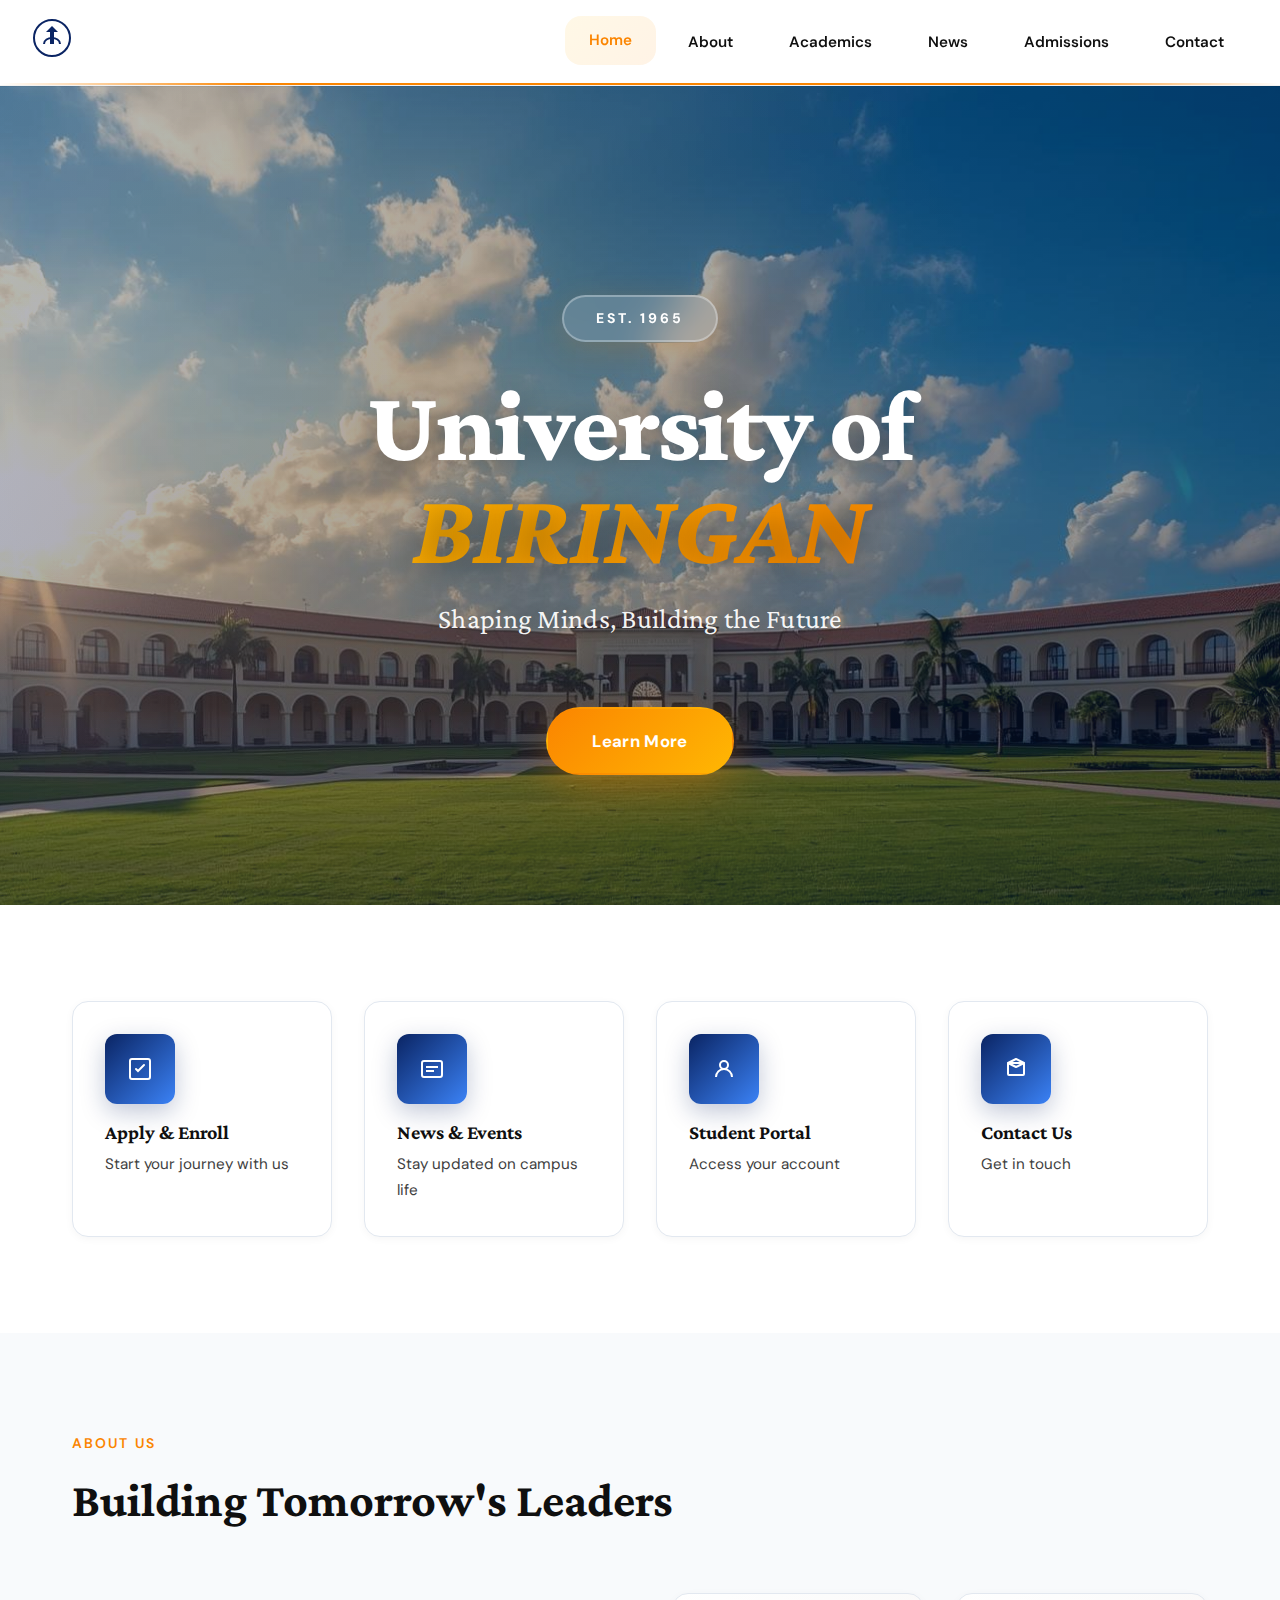
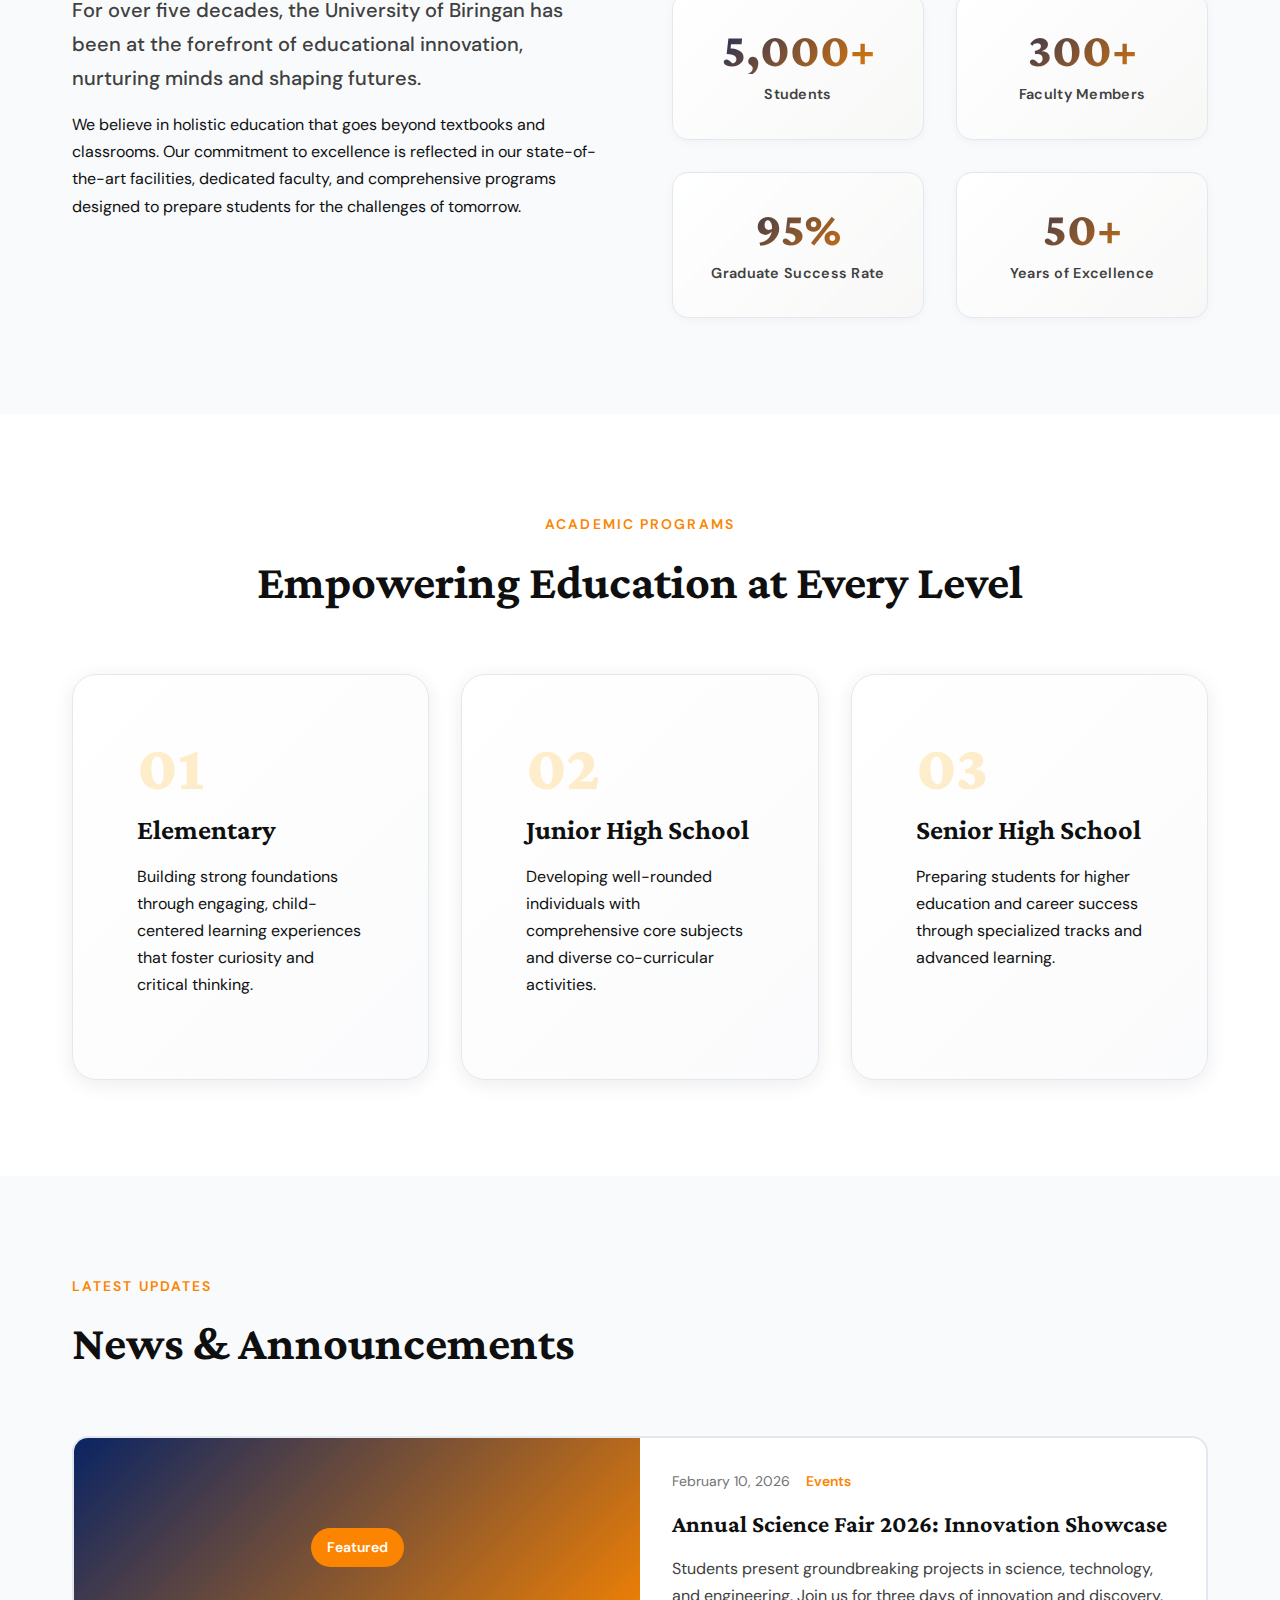
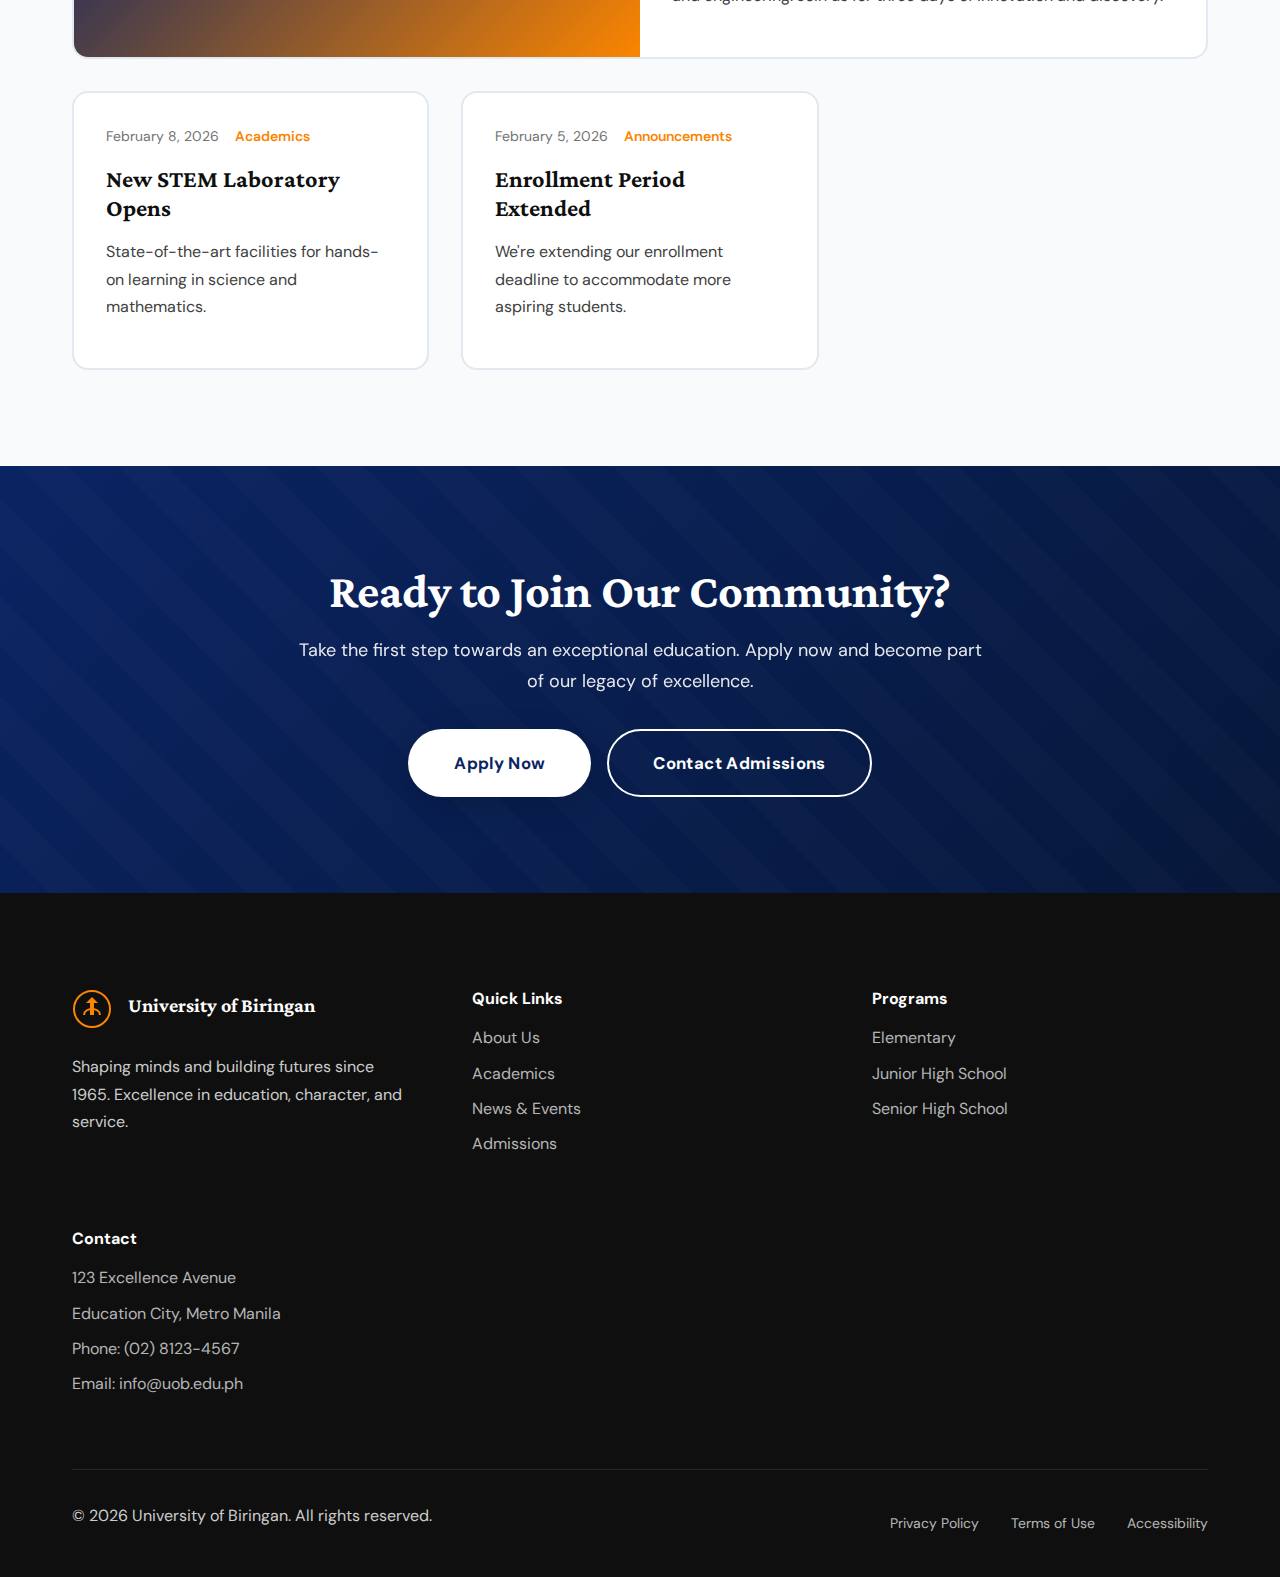
<file: index.html>
<!DOCTYPE html>
<html lang="en">
<head>
    <meta charset="UTF-8">
    <meta name="viewport" content="width=device-width, initial-scale=1.0">
    <title>University of Biringan - Shaping Minds, Building the Future</title>
    <link rel="stylesheet" href="style.css">
    <link rel="preconnect" href="https://fonts.googleapis.com">
    <link rel="preconnect" href="https://fonts.gstatic.com" crossorigin>
    <link href="https://fonts.googleapis.com/css2?family=Crimson+Pro:wght@400;600;700&family=DM+Sans:wght@400;500;700&display=swap" rel="stylesheet">
</head>
<body>
    <nav class="navbar">
        <div class="nav-container">
            <div class="nav-brand">
                <div class="school-crest">
                    <svg width="40" height="40" viewBox="0 0 40 40" fill="none">
                        <circle cx="20" cy="20" r="18" stroke="currentColor" stroke-width="2"/>
                        <path d="M20 8L26 14H14L20 8Z" fill="currentColor"/>
                        <rect x="18" y="14" width="4" height="12" fill="currentColor"/>
                        <path d="M12 26C12 22 16 20 20 20C24 20 28 22 28 26" stroke="currentColor" stroke-width="2"/>
                    </svg>
                </div>
                <span class="brand-text">University of Biringan</span>
            </div>
            
            <div class="nav-toggle" id="navToggle">
                <span></span>
                <span></span>
                <span></span>
            </div>

            <ul class="nav-menu" id="navMenu">
                <li class="nav-item"><a href="#home" class="nav-link active">Home</a></li>
                <li class="nav-item"><a href="#about" class="nav-link">About</a></li>
                <li class="nav-item"><a href="#academics" class="nav-link">Academics</a></li>
                <li class="nav-item"><a href="#news" class="nav-link">News</a></li>
                <li class="nav-item"><a href="#admissions" class="nav-link">Admissions</a></li>
                <li class="nav-item"><a href="#contact" class="nav-link">Contact</a></li>
            </ul>
        </div>
    </nav>

    <section class="hero" id="home">
        <div class="hero-background">
            <img src="hci bg.jpg" alt="Campus Background" class="hero-image" loading="eager">
            <div class="hero-overlay"></div>
        </div>
        
        <div class="hero-content">
            <div class="hero-badge">EST. 1965</div>
            <h1 class="hero-title">
                <span class="title-line">University of</span>
                <span class="title-line emphasis">BIRINGAN</span>
            </h1>
            <p class="hero-tagline">Shaping Minds, Building the Future</p>
            
            <div class="hero-buttons">
                <a href="#about" class="btn btn-primary">Learn More</a>
            </div>
        </div>

        <div class="hero-scroll">
            <span></span>
            <div class="scroll-indicator"></div>
        </div>
    </section>

    <section class="quick-links">
        <div class="container">
            <div class="quick-link-grid">
                <a href="#admissions" class="quick-link-card">
                    <div class="card-icon">
                        <svg width="32" height="32" viewBox="0 0 32 32" fill="none">
                            <rect x="6" y="6" width="20" height="20" rx="2" stroke="currentColor" stroke-width="2"/>
                            <path d="M12 16L14 18L20 12" stroke="currentColor" stroke-width="2" stroke-linecap="round"/>
                        </svg>
                    </div>
                    <h3>Apply & Enroll</h3>
                    <p>Start your journey with us</p>
                </a>

                <a href="#news" class="quick-link-card">
                    <div class="card-icon">
                        <svg width="32" height="32" viewBox="0 0 32 32" fill="none">
                            <rect x="6" y="8" width="20" height="16" rx="2" stroke="currentColor" stroke-width="2"/>
                            <line x1="10" y1="14" x2="22" y2="14" stroke="currentColor" stroke-width="2"/>
                            <line x1="10" y1="18" x2="18" y2="18" stroke="currentColor" stroke-width="2"/>
                        </svg>
                    </div>
                    <h3>News & Events</h3>
                    <p>Stay updated on campus life</p>
                </a>

                <a href="#academics" class="quick-link-card">
                    <div class="card-icon">
                        <svg width="32" height="32" viewBox="0 0 32 32" fill="none">
                            <circle cx="16" cy="12" r="4" stroke="currentColor" stroke-width="2"/>
                            <path d="M8 24C8 19.5817 11.5817 16 16 16C20.4183 16 24 19.5817 24 24" stroke="currentColor" stroke-width="2"/>
                        </svg>
                    </div>
                    <h3>Student Portal</h3>
                    <p>Access your account</p>
                </a>

                <a href="#contact" class="quick-link-card">
                    <div class="card-icon">
                        <svg width="32" height="32" viewBox="0 0 32 32" fill="none">
                            <rect x="8" y="10" width="16" height="12" rx="1" stroke="currentColor" stroke-width="2"/>
                            <path d="M16 6L24 10L16 14L8 10L16 6Z" stroke="currentColor" stroke-width="2" stroke-linejoin="round"/>
                        </svg>
                    </div>
                    <h3>Contact Us</h3>
                    <p>Get in touch</p>
                </a>
            </div>
        </div>
    </section>

    <section class="about-preview" id="about">
        <div class="container">
            <div class="section-header">
                <span class="section-label">About Us</span>
                <h2>Building Tomorrow's Leaders</h2>
            </div>
            
            <div class="about-content">
                <div class="about-text">
                    <p class="lead">For over five decades, the University of Biringan has been at the forefront of educational innovation, nurturing minds and shaping futures.</p>
                    <p>We believe in holistic education that goes beyond textbooks and classrooms. Our commitment to excellence is reflected in our state-of-the-art facilities, dedicated faculty, and comprehensive programs designed to prepare students for the challenges of tomorrow.</p>
                </div>
                
                <div class="stats-grid">
                    <div class="stat-card">
                        <div class="stat-number">5,000+</div>
                        <div class="stat-label">Students</div>
                    </div>
                    <div class="stat-card">
                        <div class="stat-number">300+</div>
                        <div class="stat-label">Faculty Members</div>
                    </div>
                    <div class="stat-card">
                        <div class="stat-number">95%</div>
                        <div class="stat-label">Graduate Success Rate</div>
                    </div>
                    <div class="stat-card">
                        <div class="stat-number">50+</div>
                        <div class="stat-label">Years of Excellence</div>
                    </div>
                </div>
            </div>
        </div>
    </section>

    <section class="programs" id="academics">
        <div class="container">
            <div class="section-header centered">
                <span class="section-label">Academic Programs</span>
                <h2>Empowering Education at Every Level</h2>
            </div>

            <div class="programs-grid">
                <div class="program-card">
                    <div class="program-number">01</div>
                    <h3>Elementary</h3>
                    <p>Building strong foundations through engaging, child-centered learning experiences that foster curiosity and critical thinking.</p>
                </div>

                <div class="program-card">
                    <div class="program-number">02</div>
                    <h3>Junior High School</h3>
                    <p>Developing well-rounded individuals with comprehensive core subjects and diverse co-curricular activities.</p>
                </div>

                <div class="program-card">
                    <div class="program-number">03</div>
                    <h3>Senior High School</h3>
                    <p>Preparing students for higher education and career success through specialized tracks and advanced learning.</p>
                </div>
            </div>
        </div>
    </section>

    <section class="news-section" id="news">
        <div class="container">
            <div class="section-header">
                <span class="section-label">Latest Updates</span>
                <h2>News & Announcements</h2>
            </div>

            <div class="news-grid">
                <article class="news-card featured">
                    <div class="news-image">
                        <div class="news-badge">Featured</div>
                    </div>
                    <div class="news-content">
                        <div class="news-meta">
                            <span class="news-date">February 10, 2026</span>
                            <span class="news-category">Events</span>
                        </div>
                        <h3>Annual Science Fair 2026: Innovation Showcase</h3>
                        <p>Students present groundbreaking projects in science, technology, and engineering. Join us for three days of innovation and discovery.</p>
                    </div>
                </article>

                <article class="news-card">
                    <div class="news-content">
                        <div class="news-meta">
                            <span class="news-date">February 8, 2026</span>
                            <span class="news-category">Academics</span>
                        </div>
                        <h3>New STEM Laboratory Opens</h3>
                        <p>State-of-the-art facilities for hands-on learning in science and mathematics.</p>
                    </div>
                </article>

                <article class="news-card">
                    <div class="news-content">
                        <div class="news-meta">
                            <span class="news-date">February 5, 2026</span>
                            <span class="news-category">Announcements</span>
                        </div>
                        <h3>Enrollment Period Extended</h3>
                        <p>We're extending our enrollment deadline to accommodate more aspiring students.</p>
                    </div>
                </article>
            </div>
        </div>
    </section>

    <section class="cta-section" id="admissions">
        <div class="container">
            <div class="cta-content">
                <h2>Ready to Join Our Community?</h2>
                <p>Take the first step towards an exceptional education. Apply now and become part of our legacy of excellence.</p>
                <div class="cta-buttons">
                    <a href="#contact" class="btn btn-light">Apply Now</a>
                    <a href="#contact" class="btn btn-outline">Contact Admissions</a>
                </div>
            </div>
        </div>
    </section>

    <footer class="footer" id="contact">
        <div class="container">
            <div class="footer-grid">
                <div class="footer-column">
                    <div class="footer-brand">
                        <div class="school-crest">
                            <svg width="40" height="40" viewBox="0 0 40 40" fill="none">
                                <circle cx="20" cy="20" r="18" stroke="currentColor" stroke-width="2"/>
                                <path d="M20 8L26 14H14L20 8Z" fill="currentColor"/>
                                <rect x="18" y="14" width="4" height="12" fill="currentColor"/>
                                <path d="M12 26C12 22 16 20 20 20C24 20 28 22 28 26" stroke="currentColor" stroke-width="2"/>
                            </svg>
                        </div>
                        <h3>University of Biringan</h3>
                    </div>
                    <p>Shaping minds and building futures since 1965. Excellence in education, character, and service.</p>
                </div>

                <div class="footer-column">
                    <h4>Quick Links</h4>
                    <ul>
                        <li><a href="#about">About Us</a></li>
                        <li><a href="#academics">Academics</a></li>
                        <li><a href="#news">News & Events</a></li>
                        <li><a href="#admissions">Admissions</a></li>
                    </ul>
                </div>

                <div class="footer-column">
                    <h4>Programs</h4>
                    <ul>
                        <li><a href="#academics">Elementary</a></li>
                        <li><a href="#academics">Junior High School</a></li>
                        <li><a href="#academics">Senior High School</a></li>
                    </ul>
                </div>

                <div class="footer-column">
                    <h4>Contact</h4>
                    <ul class="contact-info">
                        <li>123 Excellence Avenue</li>
                        <li>Education City, Metro Manila</li>
                        <li>Phone: (02) 8123-4567</li>
                        <li>Email: info@uob.edu.ph</li>
                    </ul>
                </div>
            </div>

            <div class="footer-bottom">
                <p>&copy; 2026 University of Biringan. All rights reserved.</p>
                <div class="footer-links">
                    <a href="#">Privacy Policy</a>
                    <a href="#">Terms of Use</a>
                    <a href="#">Accessibility</a>
                </div>
            </div>
        </div>
    </footer>

    <script src="index.js"></script>
</body>
</html>
</file>
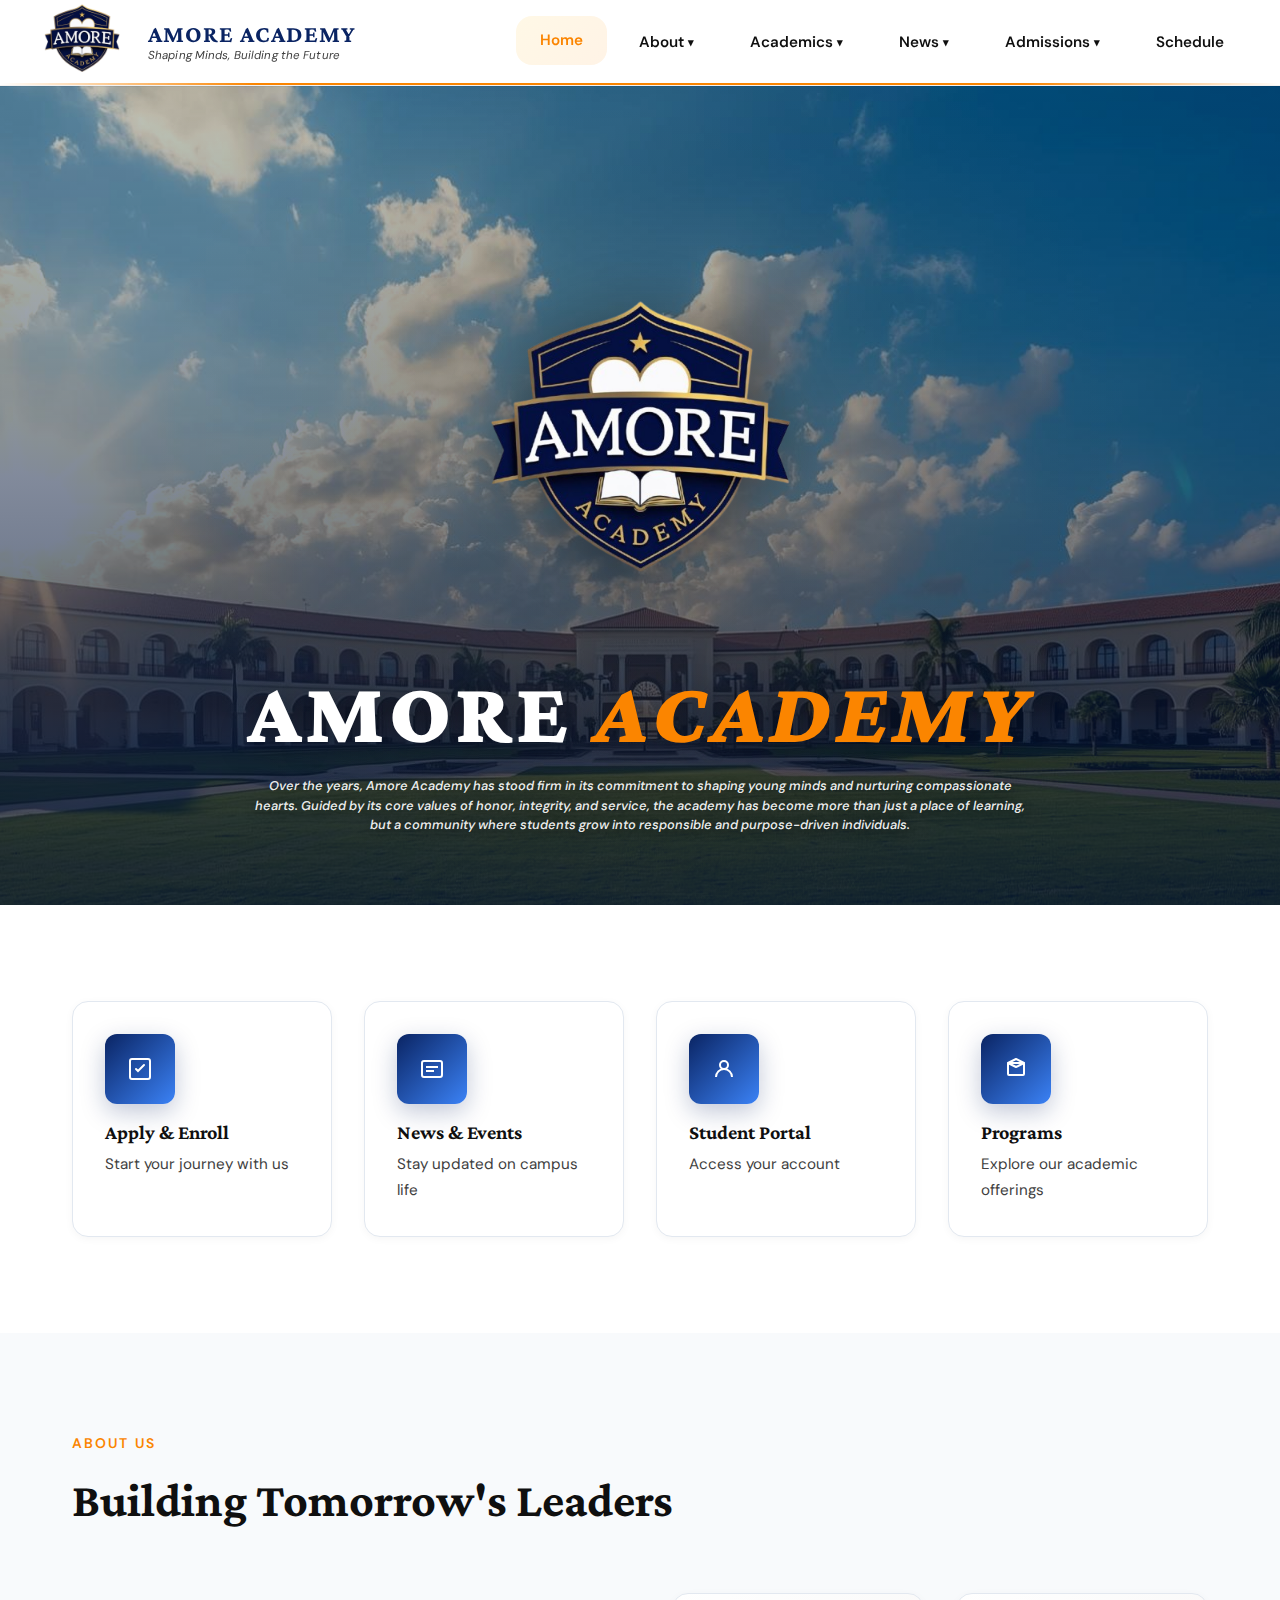
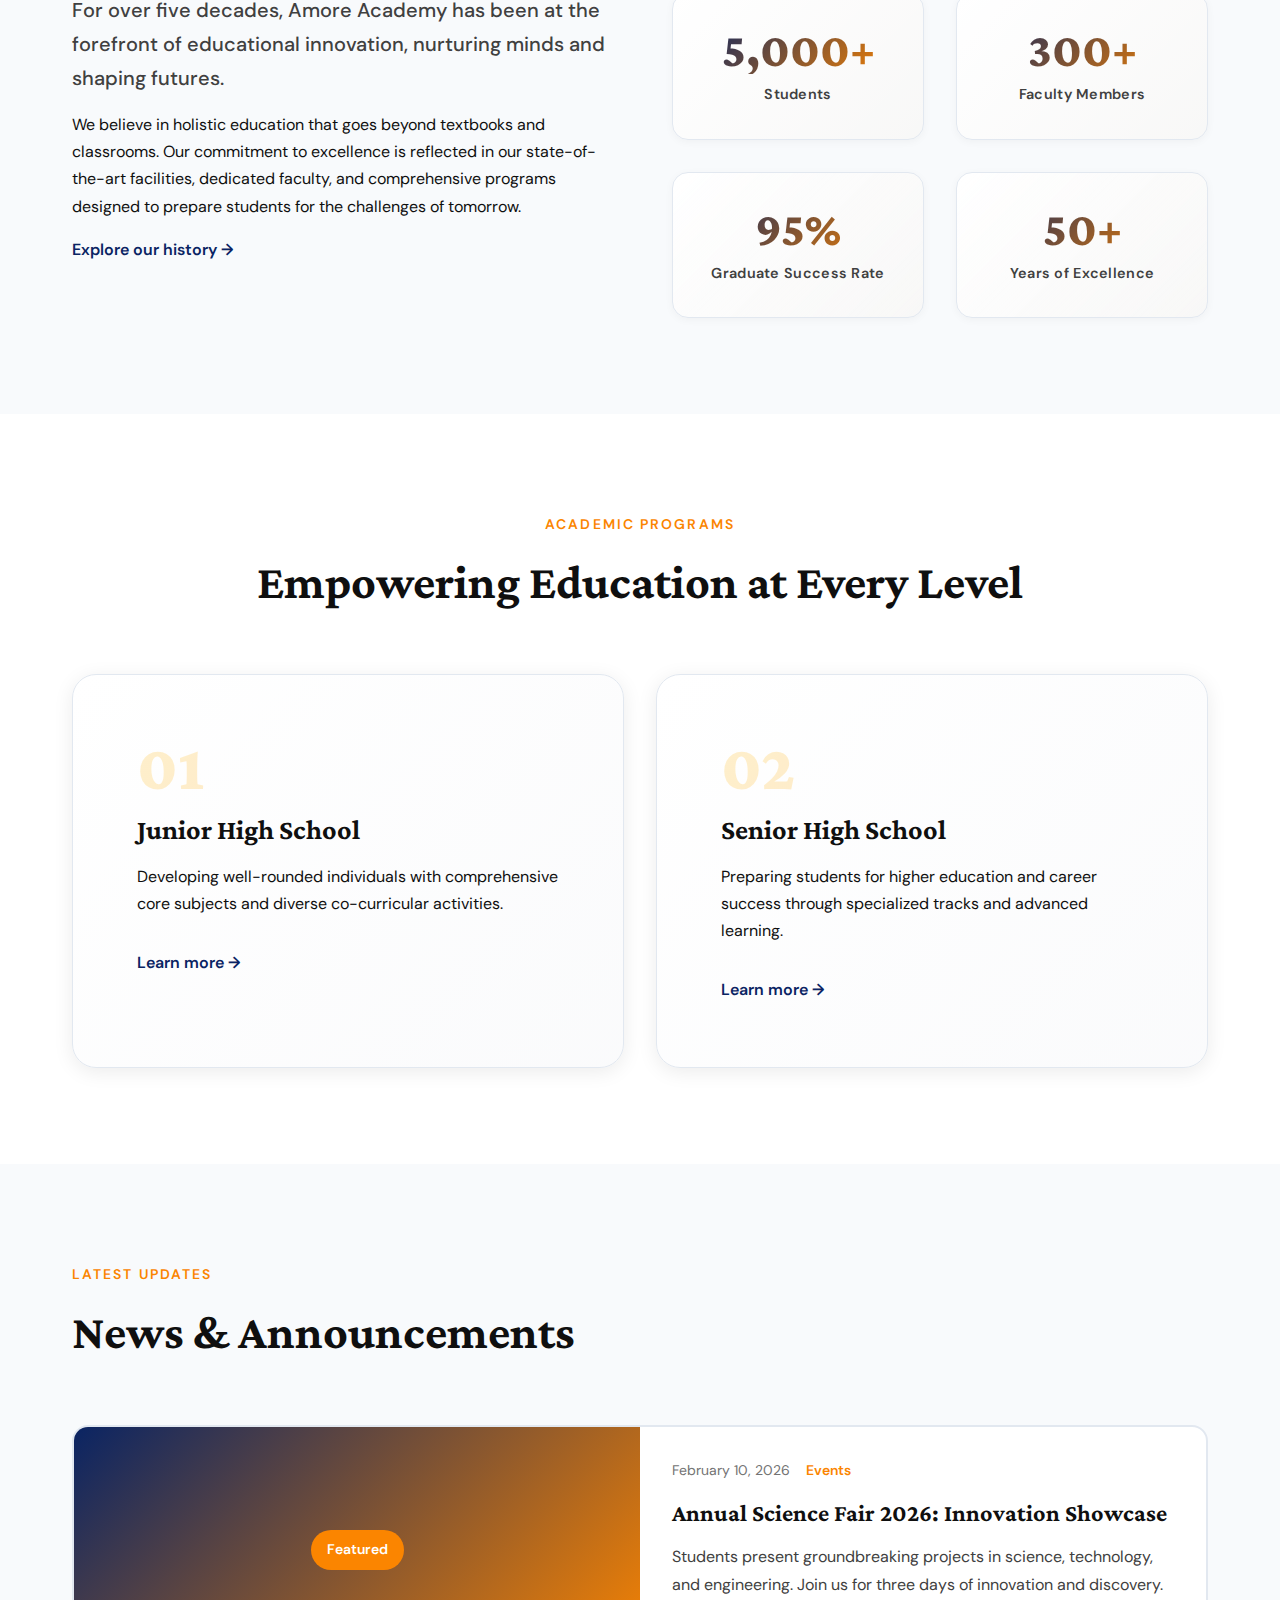
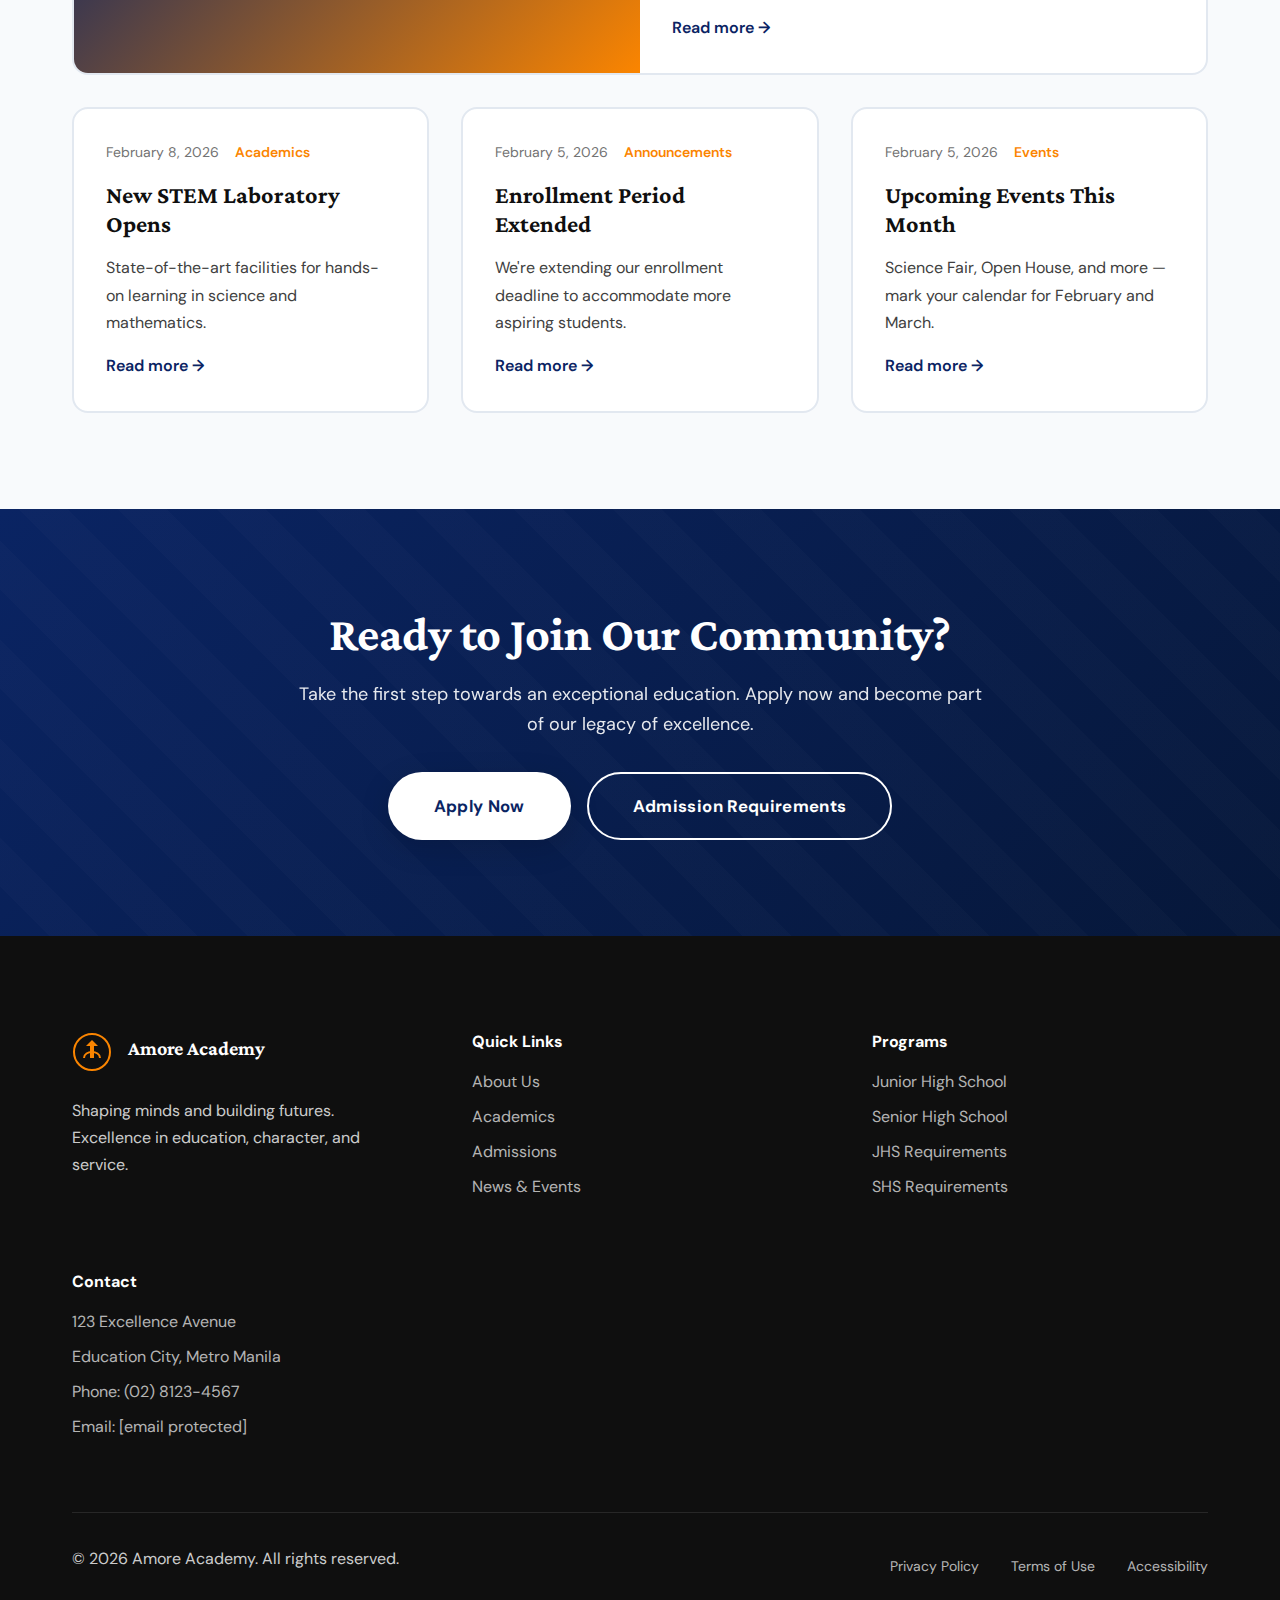
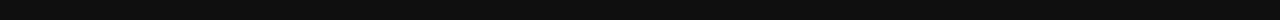
<file: 1HCI.HTML>
<!DOCTYPE html>
<html lang="en">
  <head>
    <meta charset="UTF-8" />
    <meta name="viewport" content="width=device-width, initial-scale=1.0" />
    <title>Amore Academy — Shaping Minds, Building the Future</title>
    <link rel="stylesheet" href="1HCI.CSS" />
    <link rel="icon" type="image/png" href="icon.png" />
    <link rel="preconnect" href="https://fonts.googleapis.com" />
    <link rel="preconnect" href="https://fonts.gstatic.com" crossorigin />
    <link
      href="https://fonts.googleapis.com/css2?family=Crimson+Pro:wght@400;600;700&family=DM+Sans:wght@400;500;700&display=swap"
      rel="stylesheet"
    />
  </head>
  <body>
    <nav class="navbar">
      <div class="nav-container">
        <div class="nav-brand">
          <div class="school-crest">
            <a href="1HCI.HTML"
              ><img src="Amore_Academy_Logo.png" width="100px"
            /></a>
          </div>
          <div class="brand-text-block">
            <span class="brand-name">AMORE ACADEMY</span>
            <span class="brand-tagline"
              >Shaping Minds, Building the Future</span
            >
          </div>
        </div>
        <div class="nav-toggle" id="navToggle">
          <span></span><span></span><span></span>
        </div>
        <ul class="nav-menu" id="navMenu">
          <li class="nav-item">
            <a href="1HCI.HTML" class="nav-link active">Home</a>
          </li>
          <li class="nav-item dropdown">
            <a href="about.html" class="nav-link"
              >About <span class="dropdown-arrow">▾</span></a
            >
            <div class="dropdown-menu">
              <div class="dropdown-section">
                <h4>General Information</h4>
                <a href="about.html#history">School History</a>
                <a href="about.html#mission-vision">Mission and Vision</a>
                <a href="about.html#core-values">Core Values</a>
              </div>
            </div>
          </li>
          <li class="nav-item dropdown">
            <a href="academics.html" class="nav-link"
              >Academics <span class="dropdown-arrow">▾</span></a
            >
            <div class="dropdown-menu">
              <div class="dropdown-section">
                <h4>Programs Offered</h4>
                <a href="academics.html#junior-high">Junior High School</a>
                <a href="academics.html#senior-high">Senior High School</a>
              </div>
            </div>
          </li>
          <li class="nav-item dropdown">
            <a href="news.html" class="nav-link"
              >News <span class="dropdown-arrow">▾</span></a
            >
            <div class="dropdown-menu">
              <a href="news.html#announcements">Announcements</a>
              <a href="news.html#events">Upcoming Events</a>
            </div>
          </li>
          <li class="nav-item dropdown">
            <a href="admissions.html" class="nav-link"
              >Admissions <span class="dropdown-arrow">▾</span></a
            >
            <div class="dropdown-menu">
              <div class="dropdown-section">
                <h4>Apply &amp; Enroll</h4>
                <a href="admissions.html#apply">Apply Now</a>
                <a href="admissions.html#enroll">Enroll Online</a>
                <a href="admissions.html#procedure">Procedure for Enrollment</a>
              </div>
              <div class="dropdown-section">
                <h4>Admission Requirements</h4>
                <a href="admissions.html#requirements-jhs"
                  >Junior High School</a
                >
                <a href="admissions.html#requirements-shs"
                  >Senior High School</a
                >
              </div>
            </div>
          </li>
          <li class="nav-item">
            <a href="schedule.php" class="nav-link">Schedule</a>
          </li>
        </ul>
      </div>
    </nav>

    <section class="hero" id="home">
      <div class="hero-background">
        <img
          src="hci bg.jpg"
          alt="Campus Background"
          class="hero-image"
          loading="eager"
        />
        <div class="hero-overlay"></div>
      </div>
      <div class="hero-content">
        <div class="hero-logo">
          <img src="Amore_Academy_Logo.png" alt="Amore Academy Logo" />
        </div>
        <h1 class="hero-title">
          <span class="title-line">AMORE</span>
          <span class="title-line emphasis">ACADEMY</span>
        </h1>
        <p class="hero-description">
          Over the years, Amore Academy has stood firm in its commitment to
          shaping young minds and nurturing compassionate hearts. Guided by its
          core values of honor, integrity, and service, the academy has become
          more than just a place of learning, but a community where students
          grow into responsible and purpose-driven individuals.
        </p>
      </div>
    </section>

    <section class="quick-links">
      <div class="container">
        <div class="quick-link-grid">
          <a href="admissions.html#apply" class="quick-link-card">
            <div class="card-icon">
              <svg width="32" height="32" viewBox="0 0 32 32" fill="none">
                <rect
                  x="6"
                  y="6"
                  width="20"
                  height="20"
                  rx="2"
                  stroke="currentColor"
                  stroke-width="2"
                />
                <path
                  d="M12 16L14 18L20 12"
                  stroke="currentColor"
                  stroke-width="2"
                  stroke-linecap="round"
                />
              </svg>
            </div>
            <h3>Apply &amp; Enroll</h3>
            <p>Start your journey with us</p>
          </a>
          <a href="news.html" class="quick-link-card">
            <div class="card-icon">
              <svg width="32" height="32" viewBox="0 0 32 32" fill="none">
                <rect
                  x="6"
                  y="8"
                  width="20"
                  height="16"
                  rx="2"
                  stroke="currentColor"
                  stroke-width="2"
                />
                <line
                  x1="10"
                  y1="14"
                  x2="22"
                  y2="14"
                  stroke="currentColor"
                  stroke-width="2"
                />
                <line
                  x1="10"
                  y1="18"
                  x2="18"
                  y2="18"
                  stroke="currentColor"
                  stroke-width="2"
                />
              </svg>
            </div>
            <h3>News &amp; Events</h3>
            <p>Stay updated on campus life</p>
          </a>
          <a href="#" class="quick-link-card">
            <div class="card-icon">
              <svg width="32" height="32" viewBox="0 0 32 32" fill="none">
                <circle
                  cx="16"
                  cy="12"
                  r="4"
                  stroke="currentColor"
                  stroke-width="2"
                />
                <path
                  d="M8 24C8 19.58 11.58 16 16 16C20.42 16 24 19.58 24 24"
                  stroke="currentColor"
                  stroke-width="2"
                />
              </svg>
            </div>
            <h3>Student Portal</h3>
            <p>Access your account</p>
          </a>
          <a href="academics.html" class="quick-link-card">
            <div class="card-icon">
              <svg width="32" height="32" viewBox="0 0 32 32" fill="none">
                <rect
                  x="8"
                  y="10"
                  width="16"
                  height="12"
                  rx="1"
                  stroke="currentColor"
                  stroke-width="2"
                />
                <path
                  d="M16 6L24 10L16 14L8 10L16 6Z"
                  stroke="currentColor"
                  stroke-width="2"
                  stroke-linejoin="round"
                />
              </svg>
            </div>
            <h3>Programs</h3>
            <p>Explore our academic offerings</p>
          </a>
        </div>
      </div>
    </section>

    <section class="about-preview" id="about">
      <div class="container">
        <div class="section-header">
          <span class="section-label">About Us</span>
          <h2>Building Tomorrow's Leaders</h2>
        </div>
        <div class="about-content">
          <div class="about-text">
            <p class="lead">
              For over five decades, Amore Academy has been at the forefront of
              educational innovation, nurturing minds and shaping futures.
            </p>
            <p>
              We believe in holistic education that goes beyond textbooks and
              classrooms. Our commitment to excellence is reflected in our
              state-of-the-art facilities, dedicated faculty, and comprehensive
              programs designed to prepare students for the challenges of
              tomorrow.
            </p>
            <a href="about.html#history" class="text-link"
              >Explore our history →</a
            >
          </div>
          <div class="stats-grid">
            <div class="stat-card">
              <div class="stat-number">5,000+</div>
              <div class="stat-label">Students</div>
            </div>
            <div class="stat-card">
              <div class="stat-number">300+</div>
              <div class="stat-label">Faculty Members</div>
            </div>
            <div class="stat-card">
              <div class="stat-number">95%</div>
              <div class="stat-label">Graduate Success Rate</div>
            </div>
            <div class="stat-card">
              <div class="stat-number">50+</div>
              <div class="stat-label">Years of Excellence</div>
            </div>
          </div>
        </div>
      </div>
    </section>

    <section class="programs" id="academics">
      <div class="container">
        <div class="section-header centered">
          <span class="section-label">Academic Programs</span>
          <h2>Empowering Education at Every Level</h2>
        </div>
        <div class="programs-grid">
          <div class="program-card">
            <div class="program-number">01</div>
            <h3>Junior High School</h3>
            <p>
              Developing well-rounded individuals with comprehensive core
              subjects and diverse co-curricular activities.
            </p>
            <a href="academics.html#junior-high" class="card-link"
              >Learn more →</a
            >
          </div>
          <div class="program-card">
            <div class="program-number">02</div>
            <h3>Senior High School</h3>
            <p>
              Preparing students for higher education and career success through
              specialized tracks and advanced learning.
            </p>
            <a href="academics.html#senior-high" class="card-link"
              >Learn more →</a
            >
          </div>
        </div>
      </div>
    </section>

    <section class="news-section" id="news">
      <div class="container">
        <div class="section-header">
          <span class="section-label">Latest Updates</span>
          <h2>News &amp; Announcements</h2>
        </div>
        <div class="news-grid">
          <article class="news-card featured">
            <div class="news-image"><div class="news-badge">Featured</div></div>
            <div class="news-content">
              <div class="news-meta">
                <span class="news-date">February 10, 2026</span
                ><span class="news-category">Events</span>
              </div>
              <h3>Annual Science Fair 2026: Innovation Showcase</h3>
              <p>
                Students present groundbreaking projects in science, technology,
                and engineering. Join us for three days of innovation and
                discovery.
              </p>
              <a href="news.html#featured" class="text-link">Read more →</a>
            </div>
          </article>
          <article class="news-card">
            <div class="news-content">
              <div class="news-meta">
                <span class="news-date">February 8, 2026</span
                ><span class="news-category">Academics</span>
              </div>
              <h3>New STEM Laboratory Opens</h3>
              <p>
                State-of-the-art facilities for hands-on learning in science and
                mathematics.
              </p>
              <a href="news.html#announcements" class="text-link"
                >Read more →</a
              >
            </div>
          </article>
          <article class="news-card">
            <div class="news-content">
              <div class="news-meta">
                <span class="news-date">February 5, 2026</span
                ><span class="news-category">Announcements</span>
              </div>
              <h3>Enrollment Period Extended</h3>
              <p>
                We're extending our enrollment deadline to accommodate more
                aspiring students.
              </p>
              <a href="news.html#announcements" class="text-link"
                >Read more →</a
              >
            </div>
          </article>
          <article class="news-card">
            <div class="news-content">
              <div class="news-meta">
                <span class="news-date">February 5, 2026</span
                ><span class="news-category">Events</span>
              </div>
              <h3>Upcoming Events This Month</h3>
              <p>
                Science Fair, Open House, and more — mark your calendar for
                February and March.
              </p>
              <a href="news.html#events" class="text-link">Read more →</a>
            </div>
          </article>
        </div>
      </div>
    </section>

    <section class="cta-section" id="admissions">
      <div class="container">
        <div class="cta-content">
          <h2>Ready to Join Our Community?</h2>
          <p>
            Take the first step towards an exceptional education. Apply now and
            become part of our legacy of excellence.
          </p>
          <div class="cta-buttons">
            <a href="admissions.html#apply" class="btn btn-light">Apply Now</a>
            <a href="admissions.html#requirements-jhs" class="btn btn-outline"
              >Admission Requirements</a
            >
          </div>
        </div>
      </div>
    </section>

    <footer class="footer">
      <div class="container">
        <div class="footer-grid">
          <div class="footer-column">
            <div class="footer-brand">
              <div class="school-crest">
                <svg width="40" height="40" viewBox="0 0 40 40" fill="none">
                  <circle
                    cx="20"
                    cy="20"
                    r="18"
                    stroke="currentColor"
                    stroke-width="2"
                  />
                  <path d="M20 8L26 14H14L20 8Z" fill="currentColor" />
                  <rect
                    x="18"
                    y="14"
                    width="4"
                    height="12"
                    fill="currentColor"
                  />
                  <path
                    d="M12 26C12 22 16 20 20 20C24 20 28 22 28 26"
                    stroke="currentColor"
                    stroke-width="2"
                  />
                </svg>
              </div>
              <h3>Amore Academy</h3>
            </div>
            <p>
              Shaping minds and building futures. Excellence in education,
              character, and service.
            </p>
          </div>
          <div class="footer-column">
            <h4>Quick Links</h4>
            <ul>
              <li><a href="about.html">About Us</a></li>
              <li><a href="academics.html">Academics</a></li>
              <li><a href="admissions.html">Admissions</a></li>
              <li><a href="news.html">News &amp; Events</a></li>
            </ul>
          </div>
          <div class="footer-column">
            <h4>Programs</h4>
            <ul>
              <li>
                <a href="academics.html#junior-high">Junior High School</a>
              </li>
              <li>
                <a href="academics.html#senior-high">Senior High School</a>
              </li>
              <li>
                <a href="admissions.html#requirements-jhs">JHS Requirements</a>
              </li>
              <li>
                <a href="admissions.html#requirements-shs">SHS Requirements</a>
              </li>
            </ul>
          </div>
          <div class="footer-column">
            <h4>Contact</h4>
            <ul class="contact-info">
              <li>123 Excellence Avenue</li>
              <li>Education City, Metro Manila</li>
              <li>Phone: (02) 8123-4567</li>
              <li>
                Email:
                <a href="/cdn-cgi/l/email-protection#e0898e868fa0818d8f928581838184858d99ce858495ce9088"><span class="__cf_email__" data-cfemail="7f161119103f1e12100d1a1e1c1e1b1a1206511a1b0a510f17">[email&#160;protected]</span></a
                >
              </li>
            </ul>
          </div>
        </div>
        <div class="footer-bottom">
          <p>&copy; 2026 Amore Academy. All rights reserved.</p>
          <div class="footer-links">
            <a href="#">Privacy Policy</a><a href="#">Terms of Use</a
            ><a href="#">Accessibility</a
</file>
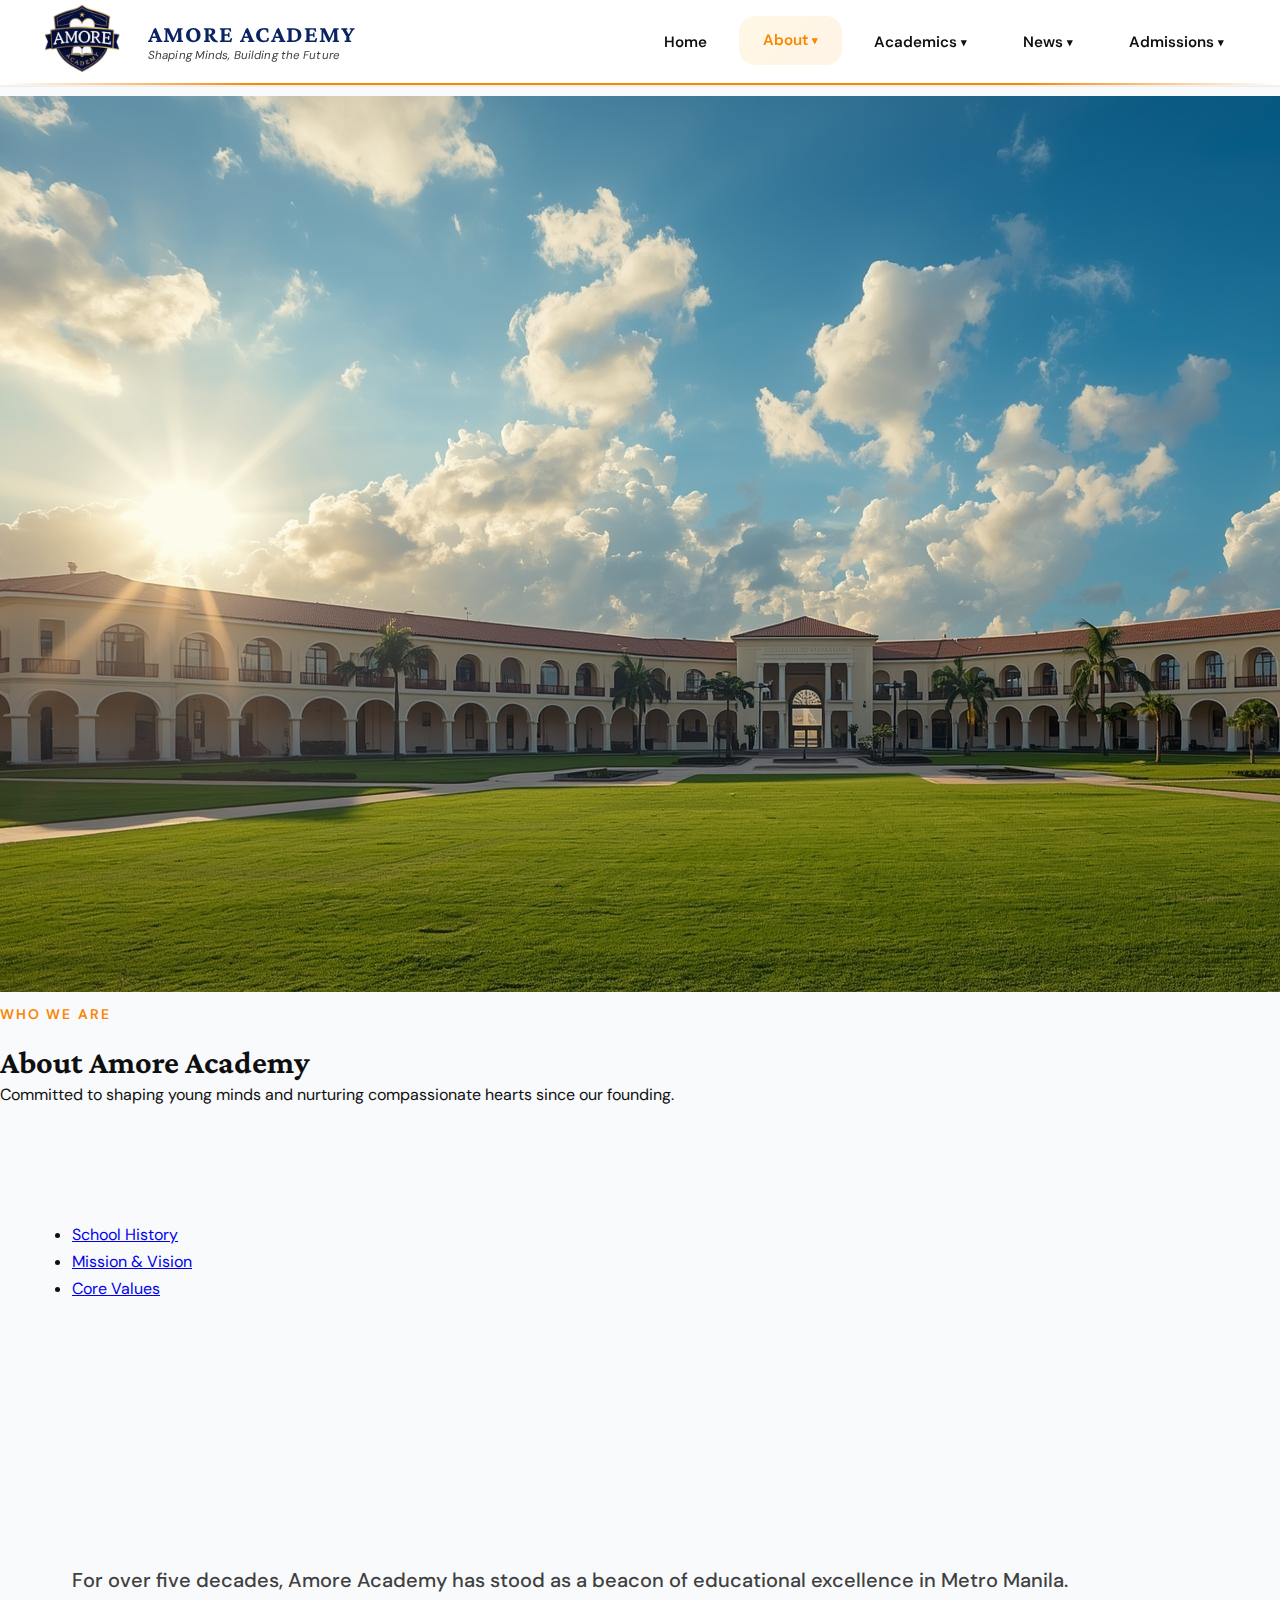
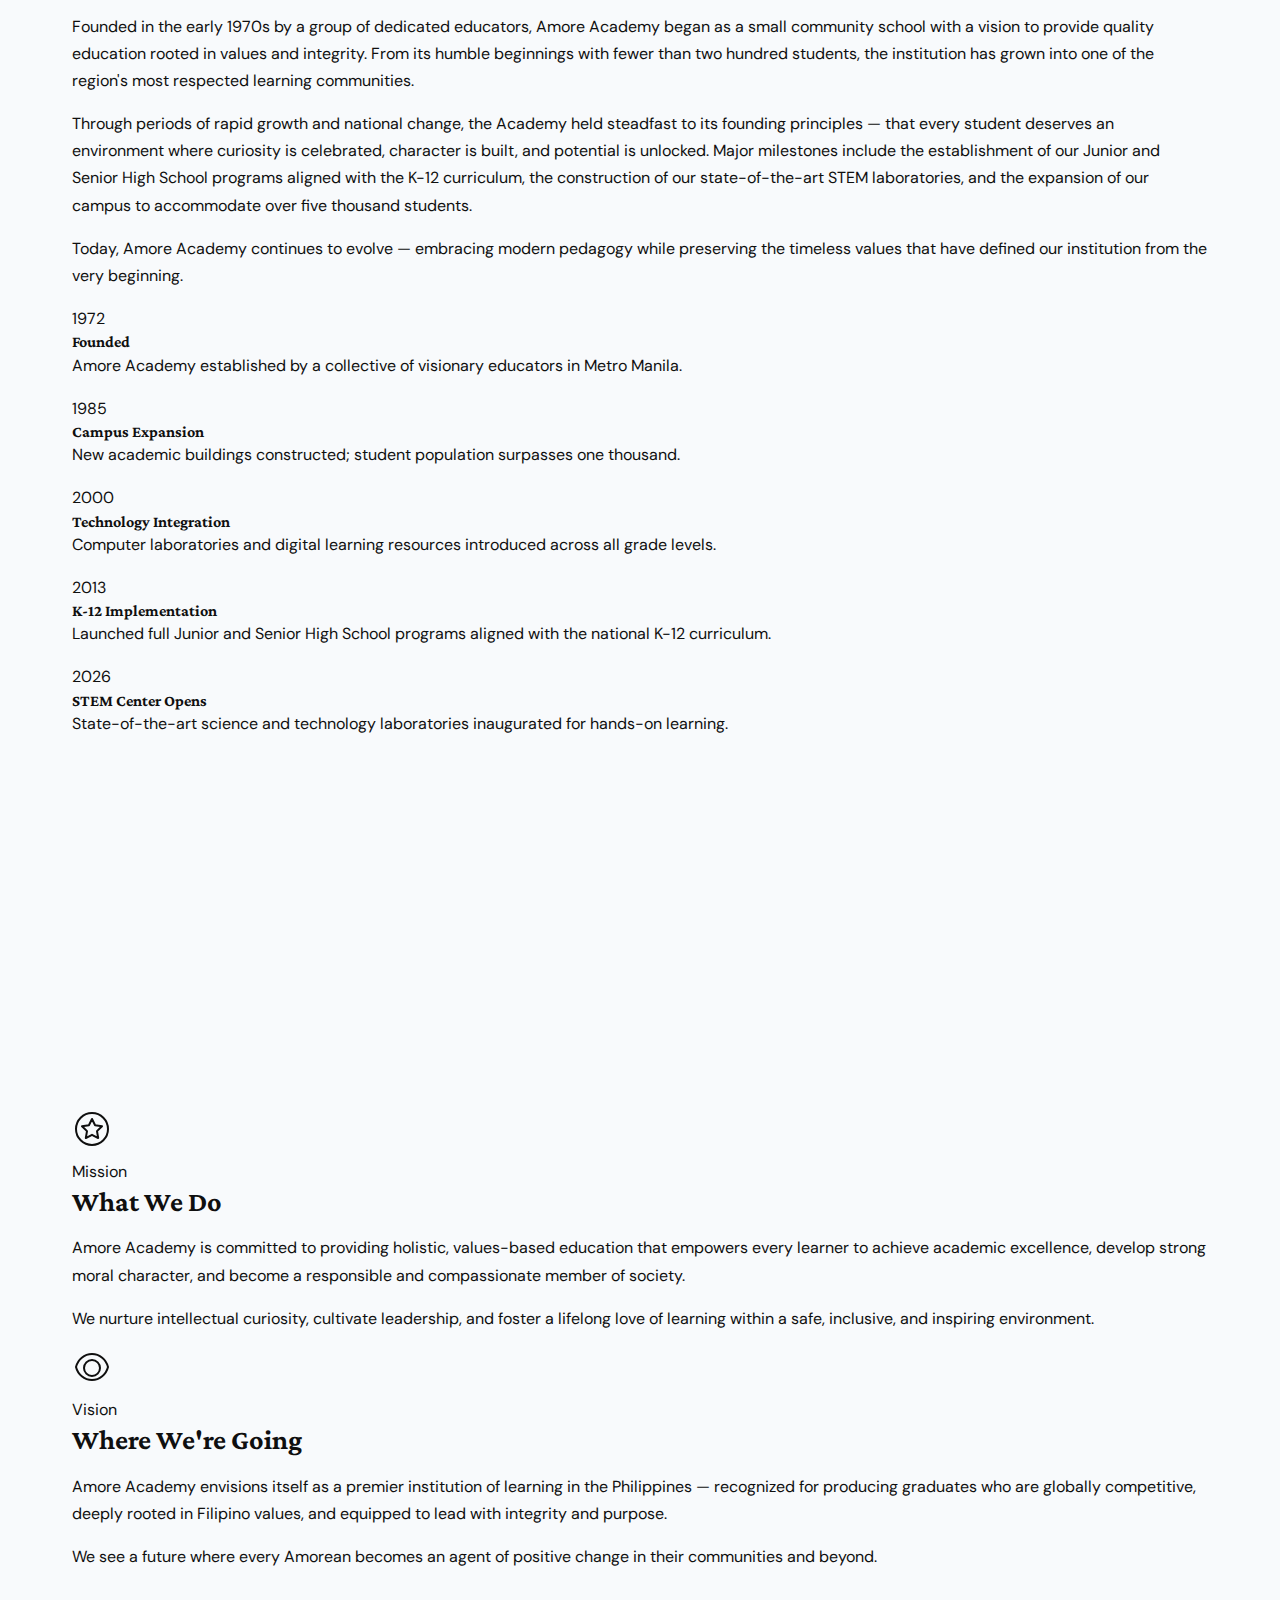
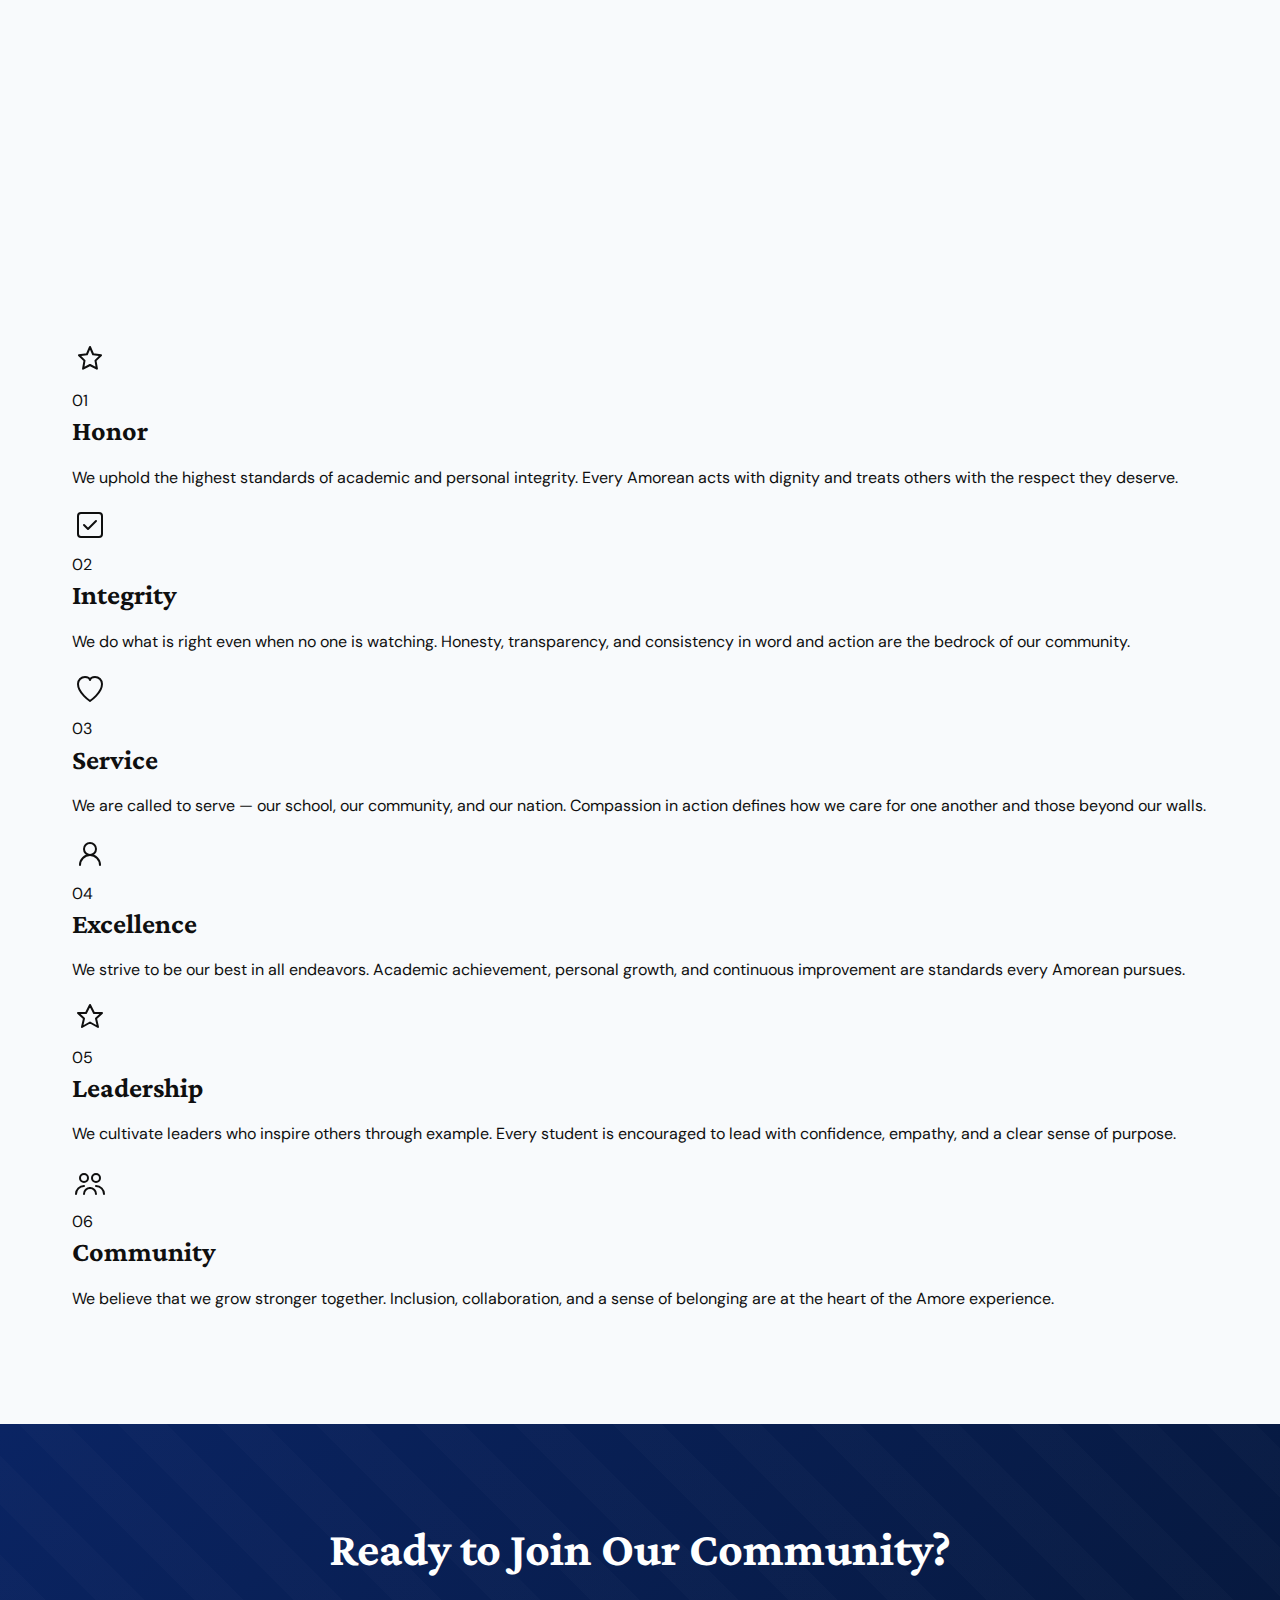
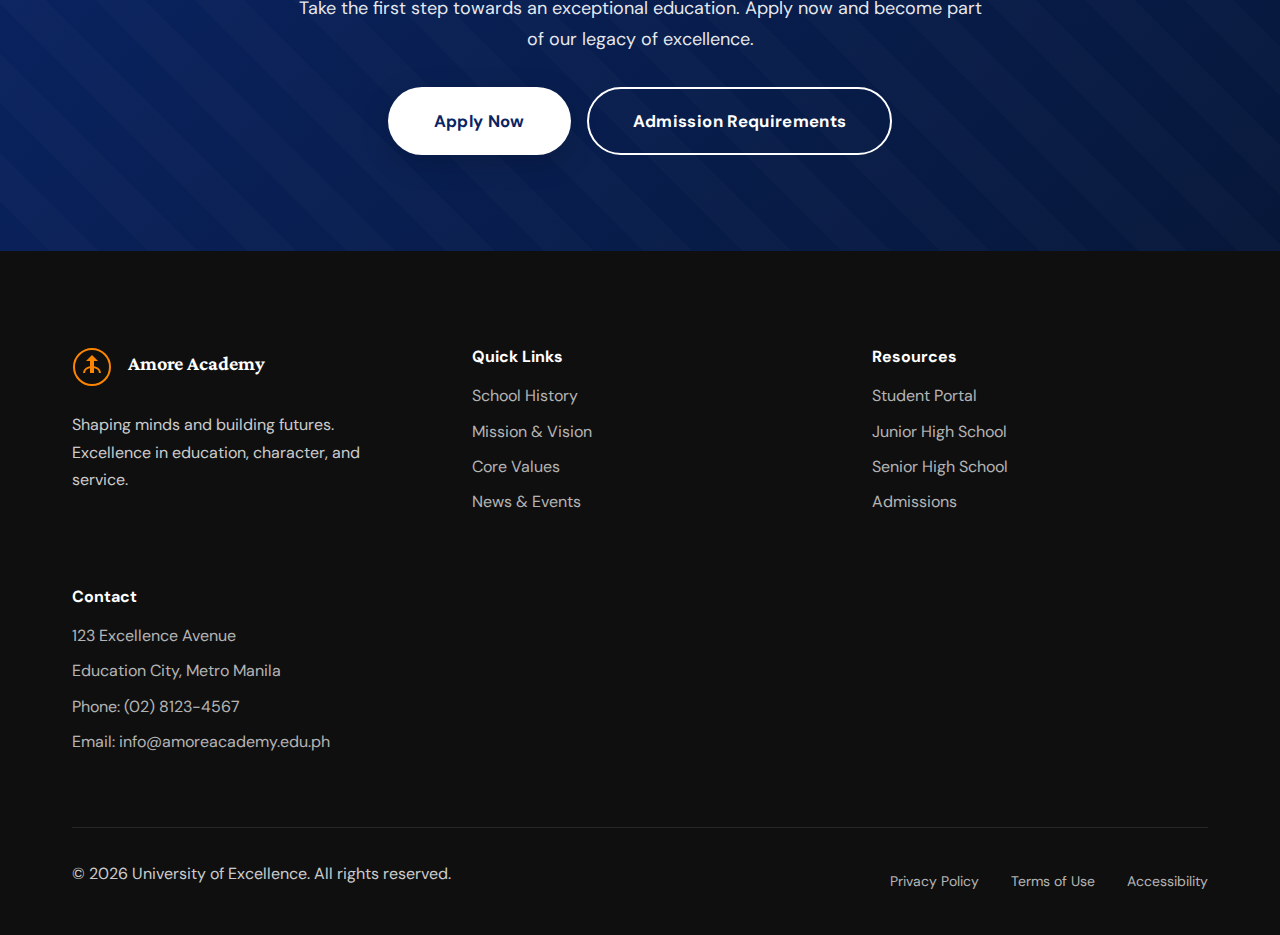
<file: about.html>
<!DOCTYPE html>
<html lang="en">
<head>
    <meta charset="UTF-8">
    <meta name="viewport" content="width=device-width, initial-scale=1.0">
    <title>About — Amore Academy</title>
    <link rel="stylesheet" href="1HCI.CSS">
    <link rel="icon" type="image/png" href="icon.png">
    <link rel="preconnect" href="https://fonts.googleapis.com">
    <link rel="preconnect" href="https://fonts.gstatic.com" crossorigin>
    <link href="https://fonts.googleapis.com/css2?family=Crimson+Pro:wght@400;600;700&family=DM+Sans:wght@400;500;700&display=swap" rel="stylesheet">
</head>
<body>

    <!-- ===================== NAVBAR (shared) ===================== -->
    <nav class="navbar">
        <div class="nav-container">
            <div class="nav-brand">
                <div class="school-crest">
                    <a href="1HCI.HTML"><img src="Amore_Academy_Logo.png" width="100px"></a>
                </div>
                <div class="brand-text-block">
                    <span class="brand-name">AMORE ACADEMY</span>
                    <span class="brand-tagline">Shaping Minds, Building the Future</span>
                </div>
            </div>

            <div class="nav-toggle" id="navToggle">
                <span></span>
                <span></span>
                <span></span>
            </div>

            <ul class="nav-menu" id="navMenu">
                <li class="nav-item"><a href="1HCI.HTML" class="nav-link">Home</a></li>

                <li class="nav-item dropdown">
                    <a href="about.html" class="nav-link active">About <span class="dropdown-arrow">▾</span></a>
                    <div class="dropdown-menu">
                        <div class="dropdown-section">
                            <h4>General Information</h4>
                            <a href="#history">School History</a>
                            <a href="#mission-vision">Mission and Vision</a>
                            <a href="#core-values">Core Values</a>
                        </div>
                    </div>
                </li>

                <li class="nav-item dropdown">
                    <a href="1HCI.HTML" class="nav-link">Academics <span class="dropdown-arrow">▾</span></a>
                    <div class="dropdown-menu">
                        <div class="dropdown-section">
                            <h4>Programs Offered</h4>
                            <a href="1HCI.HTML#junior-high">Junior High School</a>
                            <a href="1HCI.HTML#senior-high">Senior High School</a>
                        </div>
                    </div>
                </li>

                <li class="nav-item dropdown">
                    <a href="1HCI.HTML#news" class="nav-link">News <span class="dropdown-arrow">▾</span></a>
                    <div class="dropdown-menu">
                        <a href="1HCI.HTML#announcements">Announcements</a>
                        <a href="1HCI.HTML#events">Upcoming Events</a>
                    </div>
                </li>

                <li class="nav-item dropdown">
                    <a href="1HCI.HTML#admissions" class="nav-link">Admissions <span class="dropdown-arrow">▾</span></a>
                    <div class="dropdown-menu">
                        <div class="dropdown-section">
                            <h4>Apply &amp; Enroll</h4>
                            <a href="1HCI.HTML#apply">Apply Now</a>
                            <a href="1HCI.HTML#enroll">Enroll Online</a>
                            <a href="1HCI.HTML#procedure">Procedure for Enrollment</a>
                        </div>
                        <div class="dropdown-section">
                            <h4>Admission Requirements</h4>
                            <a href="1HCI.HTML#requirements">Admission Requirements</a>
                        </div>
                    </div>
                </li>
            </ul>
        </div>
    </nav>

    <!-- ===================== PAGE HERO ===================== -->
    <section class="about-page-hero">
        <div class="about-page-hero-bg">
            <img src="hci bg.jpg" alt="Campus" class="about-page-hero-img" loading="eager">
            <div class="about-page-hero-overlay"></div>
        </div>
        <div class="about-page-hero-content">
            <span class="section-label">Who We Are</span>
            <h1 class="about-page-hero-title">About Amore Academy</h1>
            <p class="about-page-hero-description">Committed to shaping young minds and nurturing compassionate hearts since our founding.</p>
        </div>
    </section>

    <!-- ===================== SUB-NAV ===================== -->
    <nav class="about-subnav">
        <div class="container">
            <ul class="about-subnav-list">
                <li><a href="#history"        class="about-subnav-link">School History</a></li>
                <li><a href="#mission-vision" class="about-subnav-link">Mission &amp; Vision</a></li>
                <li><a href="#core-values"    class="about-subnav-link">Core Values</a></li>
            </ul>
        </div>
    </nav>

    <!-- ===================== SCHOOL HISTORY ===================== -->
    <section class="about-section" id="history">
        <div class="container">
            <div class="section-header">
                <span class="section-label">Our Roots</span>
                <h2>School History</h2>
            </div>

            <div class="about-history-layout">
                <div class="about-history-text">
                    <p class="lead">For over five decades, Amore Academy has stood as a beacon of educational excellence in Metro Manila.</p>
                    <p>Founded in the early 1970s by a group of dedicated educators, Amore Academy began as a small community school with a vision to provide quality education rooted in values and integrity. From its humble beginnings with fewer than two hundred students, the institution has grown into one of the region's most respected learning communities.</p>
                    <p>Through periods of rapid growth and national change, the Academy held steadfast to its founding principles — that every student deserves an environment where curiosity is celebrated, character is built, and potential is unlocked. Major milestones include the establishment of our Junior and Senior High School programs aligned with the K-12 curriculum, the construction of our state-of-the-art STEM laboratories, and the expansion of our campus to accommodate over five thousand students.</p>
                    <p>Today, Amore Academy continues to evolve — embracing modern pedagogy while preserving the timeless values that have defined our institution from the very beginning.</p>
                </div>

                <div class="about-history-timeline">
                    <div class="about-timeline-item">
                        <div class="about-timeline-year">1972</div>
                        <div class="about-timeline-body">
                            <h4>Founded</h4>
                            <p>Amore Academy established by a collective of visionary educators in Metro Manila.</p>
                        </div>
                    </div>
                    <div class="about-timeline-item">
                        <div class="about-timeline-year">1985</div>
                        <div class="about-timeline-body">
                            <h4>Campus Expansion</h4>
                            <p>New academic buildings constructed; student population surpasses one thousand.</p>
                        </div>
                    </div>
                    <div class="about-timeline-item">
                        <div class="about-timeline-year">2000</div>
                        <div class="about-timeline-body">
                            <h4>Technology Integration</h4>
                            <p>Computer laboratories and digital learning resources introduced across all grade levels.</p>
                        </div>
                    </div>
                    <div class="about-timeline-item">
                        <div class="about-timeline-year">2013</div>
                        <div class="about-timeline-body">
                            <h4>K-12 Implementation</h4>
                            <p>Launched full Junior and Senior High School programs aligned with the national K-12 curriculum.</p>
                        </div>
                    </div>
                    <div class="about-timeline-item">
                        <div class="about-timeline-year">2026</div>
                        <div class="about-timeline-body">
                            <h4>STEM Center Opens</h4>
                            <p>State-of-the-art science and technology laboratories inaugurated for hands-on learning.</p>
                        </div>
                    </div>
                </div>
            </div>
        </div>
    </section>

    <!-- ===================== MISSION & VISION ===================== -->
    <section class="about-section about-section--alt" id="mission-vision">
        <div class="container">
            <div class="section-header centered">
                <span class="section-label">Our Purpose</span>
                <h2>Mission &amp; Vision</h2>
            </div>

            <div class="about-mv-grid">
                <div class="about-mv-card about-mv-card--mission">
                    <div class="about-mv-card-icon">
                        <svg width="40" height="40" viewBox="0 0 40 40" fill="none">
                            <circle cx="20" cy="20" r="16" stroke="currentColor" stroke-width="2"/>
                            <path d="M20 10L23.09 16.26L30 17.27L25 22.14L26.18 29.02L20 25.77L13.82 29.02L15 22.14L10 17.27L16.91 16.26L20 10Z" stroke="currentColor" stroke-width="2" stroke-linejoin="round"/>
                        </svg>
                    </div>
                    <div class="about-mv-card-label">Mission</div>
                    <h3>What We Do</h3>
                    <p>Amore Academy is committed to providing holistic, values-based education that empowers every learner to achieve academic excellence, develop strong moral character, and become a responsible and compassionate member of society.</p>
                    <p>We nurture intellectual curiosity, cultivate leadership, and foster a lifelong love of learning within a safe, inclusive, and inspiring environment.</p>
                </div>

                <div class="about-mv-card about-mv-card--vision">
                    <div class="about-mv-card-icon">
                        <svg width="40" height="40" viewBox="0 0 40 40" fill="none">
                            <circle cx="20" cy="20" r="8" stroke="currentColor" stroke-width="2"/>
                            <path d="M20 6C12.27 6 5.82 11.61 4 19C5.82 26.39 12.27 32 20 32C27.73 32 34.18 26.39 36 19C34.18 11.61 27.73 6 20 6Z" stroke="currentColor" stroke-width="2"/>
                        </svg>
                    </div>
                    <div class="about-mv-card-label">Vision</div>
                    <h3>Where We're Going</h3>
                    <p>Amore Academy envisions itself as a premier institution of learning in the Philippines — recognized for producing graduates who are globally competitive, deeply rooted in Filipino values, and equipped to lead with integrity and purpose.</p>
                    <p>We see a future where every Amorean becomes an agent of positive change in their communities and beyond.</p>
                </div>
            </div>
        </div>
    </section>

    <!-- ===================== CORE VALUES ===================== -->
    <section class="about-section" id="core-values">
        <div class="container">
            <div class="section-header centered">
                <span class="section-label">What We Stand For</span>
                <h2>Core Values</h2>
            </div>

            <div class="about-values-grid">
                <div class="about-value-card">
                    <div class="about-value-icon">
                        <svg width="36" height="36" viewBox="0 0 36 36" fill="none">
                            <path d="M18 4L21.09 11.26L29 12.27L23.5 17.64L24.91 25.73L18 22L11.09 25.73L12.5 17.64L7 12.27L14.91 11.26L18 4Z" stroke="currentColor" stroke-width="2" stroke-linejoin="round"/>
                        </svg>
                    </div>
                    <div class="about-value-number">01</div>
                    <h3>Honor</h3>
                    <p>We uphold the highest standards of academic and personal integrity. Every Amorean acts with dignity and treats others with the respect they deserve.</p>
                </div>

                <div class="about-value-card">
                    <div class="about-value-icon">
                        <svg width="36" height="36" viewBox="0 0 36 36" fill="none">
                            <rect x="6" y="6" width="24" height="24" rx="3" stroke="currentColor" stroke-width="2"/>
                            <path d="M12 18L16 22L24 14" stroke="currentColor" stroke-width="2" stroke-linecap="round" stroke-linejoin="round"/>
                        </svg>
                    </div>
                    <div class="about-value-number">02</div>
                    <h3>Integrity</h3>
                    <p>We do what is right even when no one is watching. Honesty, transparency, and consistency in word and action are the bedrock of our community.</p>
                </div>

                <div class="about-value-card">
                    <div class="about-value-icon">
                        <svg width="36" height="36" viewBox="0 0 36 36" fill="none">
                            <path d="M18 30C18 30 6 22 6 13C6 9.13 9.13 6 13 6C15.38 6 17.5 7.21 18 9C18.5 7.21 20.62 6 23 6C26.87 6 30 9.13 30 13C30 22 18 30 18 30Z" stroke="currentColor" stroke-width="2" stroke-linejoin="round"/>
                        </svg>
                    </div>
                    <div class="about-value-number">03</div>
                    <h3>Service</h3>
                    <p>We are called to serve — our school, our community, and our nation. Compassion in action defines how we care for one another and those beyond our walls.</p>
                </div>

                <div class="about-value-card">
                    <div class="about-value-icon">
                        <svg width="36" height="36" viewBox="0 0 36 36" fill="none">
                            <circle cx="18" cy="14" r="6" stroke="currentColor" stroke-width="2"/>
                            <path d="M8 30C8 24.477 12.477 20 18 20C23.523 20 28 24.477 28 30" stroke="currentColor" stroke-width="2" stroke-linecap="round"/>
                        </svg>
                    </div>
                    <div class="about-value-number">04</div>
                    <h3>Excellence</h3>
                    <p>We strive to be our best in all endeavors. Academic achievement, personal growth, and continuous improvement are standards every Amorean pursues.</p>
                </div>

                <div class="about-value-card">
                    <div class="about-value-icon">
                        <svg width="36" height="36" viewBox="0 0 36 36" fill="none">
                            <path d="M18 6L22 14H30L24 19.5L26 28L18 23.5L10 28L12 19.5L6 14H14L18 6Z" stroke="currentColor" stroke-width="2" stroke-linejoin="round"/>
                        </svg>
                    </div>
                    <div class="about-value-number">05</div>
                    <h3>Leadership</h3>
                    <p>We cultivate leaders who inspire others through example. Every student is encouraged to lead with confidence, empathy, and a clear sense of purpose.</p>
                </div>

                <div class="about-value-card">
                    <div class="about-value-icon">
                        <svg width="36" height="36" viewBox="0 0 36 36" fill="none">
                            <circle cx="12" cy="14" r="4" stroke="currentColor" stroke-width="2"/>
                            <circle cx="24" cy="14" r="4" stroke="currentColor" stroke-width="2"/>
                            <path d="M4 30C4 25.58 7.58 22 12 22" stroke="currentColor" stroke-width="2" stroke-linecap="round"/>
                            <path d="M32 30C32 25.58 28.42 22 24 22" stroke="currentColor" stroke-width="2" stroke-linecap="round"/>
                            <path d="M18 24C21.31 24 24 26.69 24 30" stroke="currentColor" stroke-width="2" stroke-linecap="round"/>
                            <path d="M18 24C14.69 24 12 26.69 12 30" stroke="currentColor" stroke-width="2" stroke-linecap="round"/>
                        </svg>
                    </div>
                    <div class="about-value-number">06</div>
                    <h3>Community</h3>
                    <p>We believe that we grow stronger together. Inclusion, collaboration, and a sense of belonging are at the heart of the Amore experience.</p>
                </div>
            </div>
        </div>
    </section>

    <!-- ===================== CTA ===================== -->
    <section class="cta-section">
        <div class="container">
            <div class="cta-content">
                <h2>Ready to Join Our Community?</h2>
                <p>Take the first step towards an exceptional education. Apply now and become part of our legacy of excellence.</p>
                <div class="cta-buttons">
                    <a href="1HCI.HTML#apply" class="btn btn-light">Apply Now</a>
                    <a href="1HCI.HTML#requirements" class="btn btn-outline">Admission Requirements</a>
                </div>
            </div>
        </div>
    </section>

    <!-- ===================== FOOTER (shared) ===================== -->
    <footer class="footer">
        <div class="container">
            <div class="footer-grid">
                <div class="footer-column">
                    <div class="footer-brand">
                        <div class="school-crest">
                            <svg width="40" height="40" viewBox="0 0 40 40" fill="none">
                                <circle cx="20" cy="20" r="18" stroke="currentColor" stroke-width="2"/>
                                <path d="M20 8L26 14H14L20 8Z" fill="currentColor"/>
                                <rect x="18" y="14" width="4" height="12" fill="currentColor"/>
                                <path d="M12 26C12 22 16 20 20 20C24 20 28 22 28 26" stroke="currentColor" stroke-width="2"/>
                            </svg>
                        </div>
                        <h3>Amore Academy</h3>
                    </div>
                    <p>Shaping minds and building futures. Excellence in education, character, and service.</p>
                </div>

                <div class="footer-column">
                    <h4>Quick Links</h4>
                    <ul>
                        <li><a href="#history">School History</a></li>
                        <li><a href="#mission-vision">Mission &amp; Vision</a></li>
                        <li><a href="#core-values">Core Values</a></li>
                        <li><a href="1HCI.HTML#news">News &amp; Events</a></li>
                    </ul>
                </div>

                <div class="footer-column">
                    <h4>Resources</h4>
                    <ul>
                        <li><a href="#">Student Portal</a></li>
                        <li><a href="1HCI.HTML#junior-high">Junior High School</a></li>
                        <li><a href="1HCI.HTML#senior-high">Senior High School</a></li>
                        <li><a href="1HCI.HTML#admissions">Admissions</a></li>
                    </ul>
                </div>

                <div class="footer-column">
                    <h4>Contact</h4>
                    <ul class="contact-info">
                        <li>123 Excellence Avenue</li>
                        <li>Education City, Metro Manila</li>
                        <li>Phone: (02) 8123-4567</li>
                        <li>Email: <a href="mailto:info@amoreacademy.edu.ph">info@amoreacademy.edu.ph</a></li>
                    </ul>
                </div>
            </div>

            <div class="footer-bottom">
                <p>&copy; 2026 Amore Academy. All rights reserved.</p>
                <div class="footer-links">
                    <a href="#">Privacy Policy</a>
                    <a href="#">Terms of Use</a>
                    <a href="#">Accessibility</a>
                </div>
            </div>
        </div>
    </footer>

    <script src="1HCI.JS"></script>
</body>
</html>
</file>
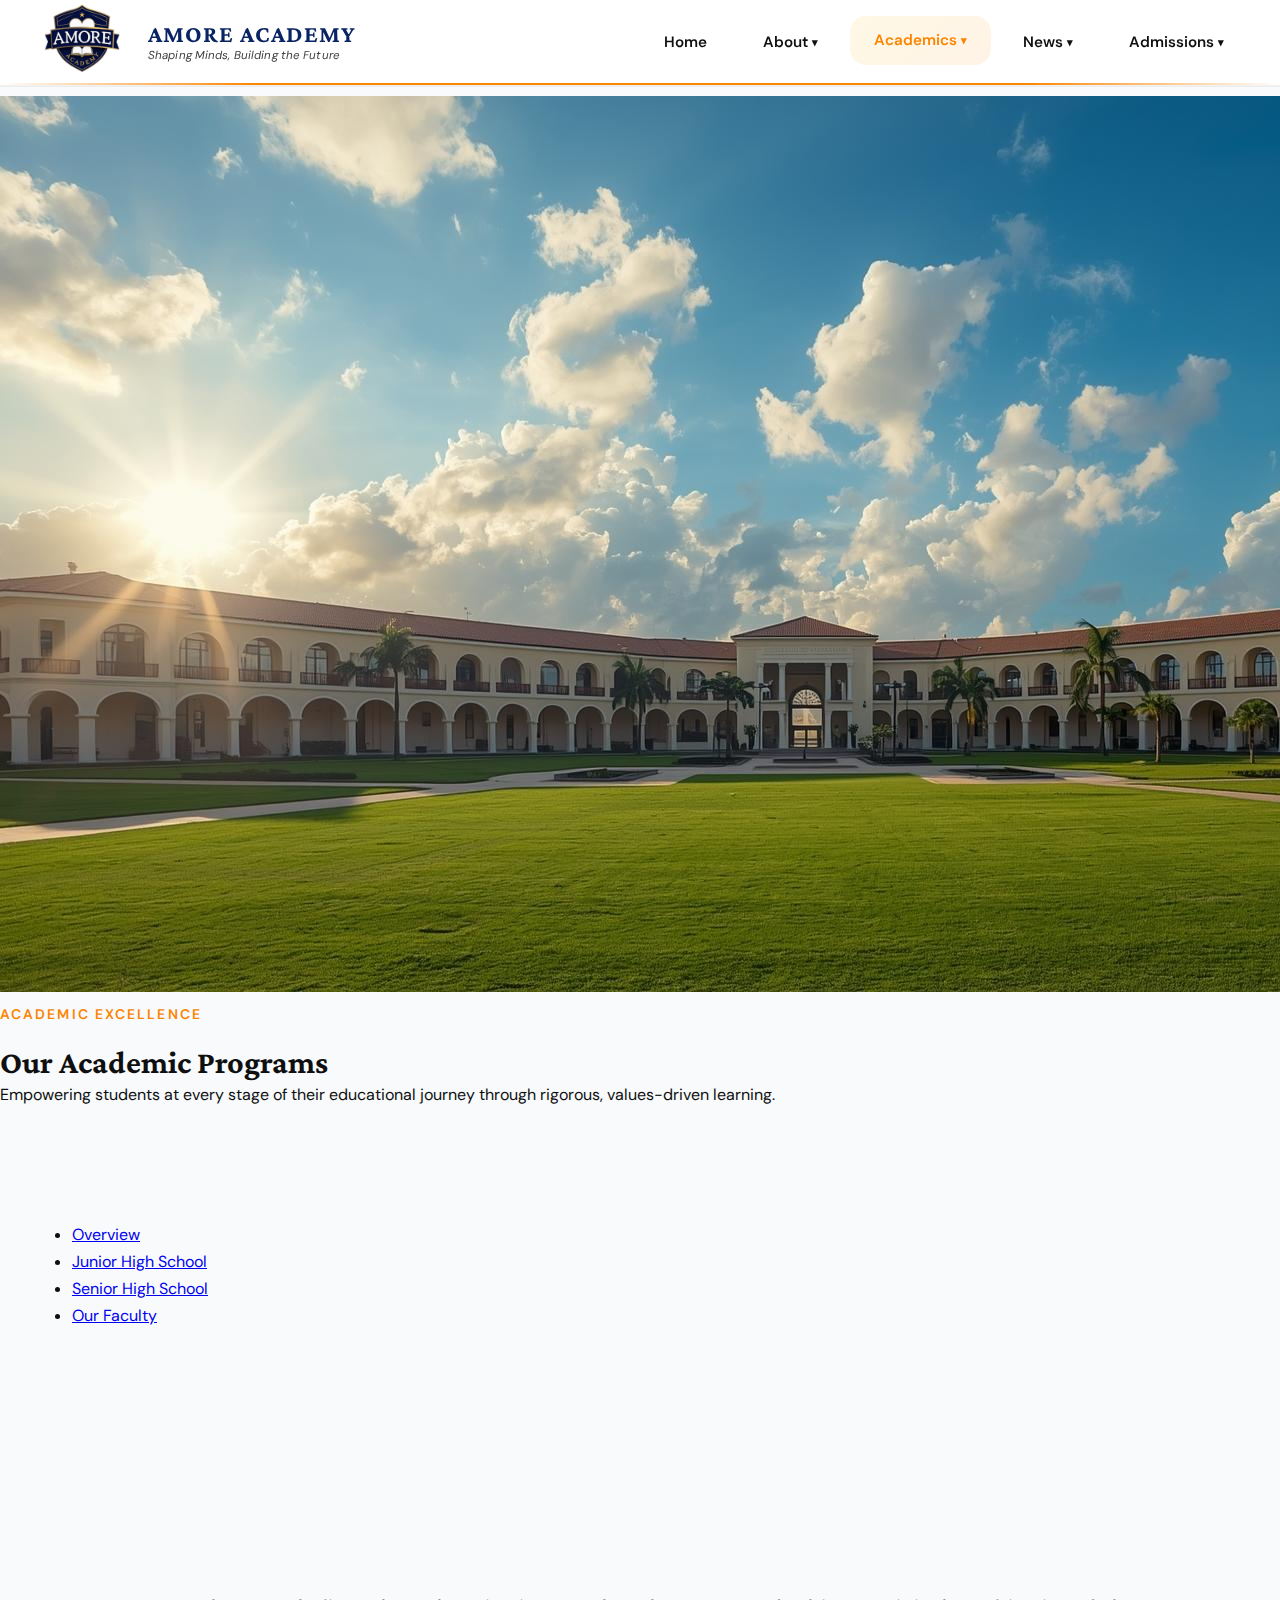
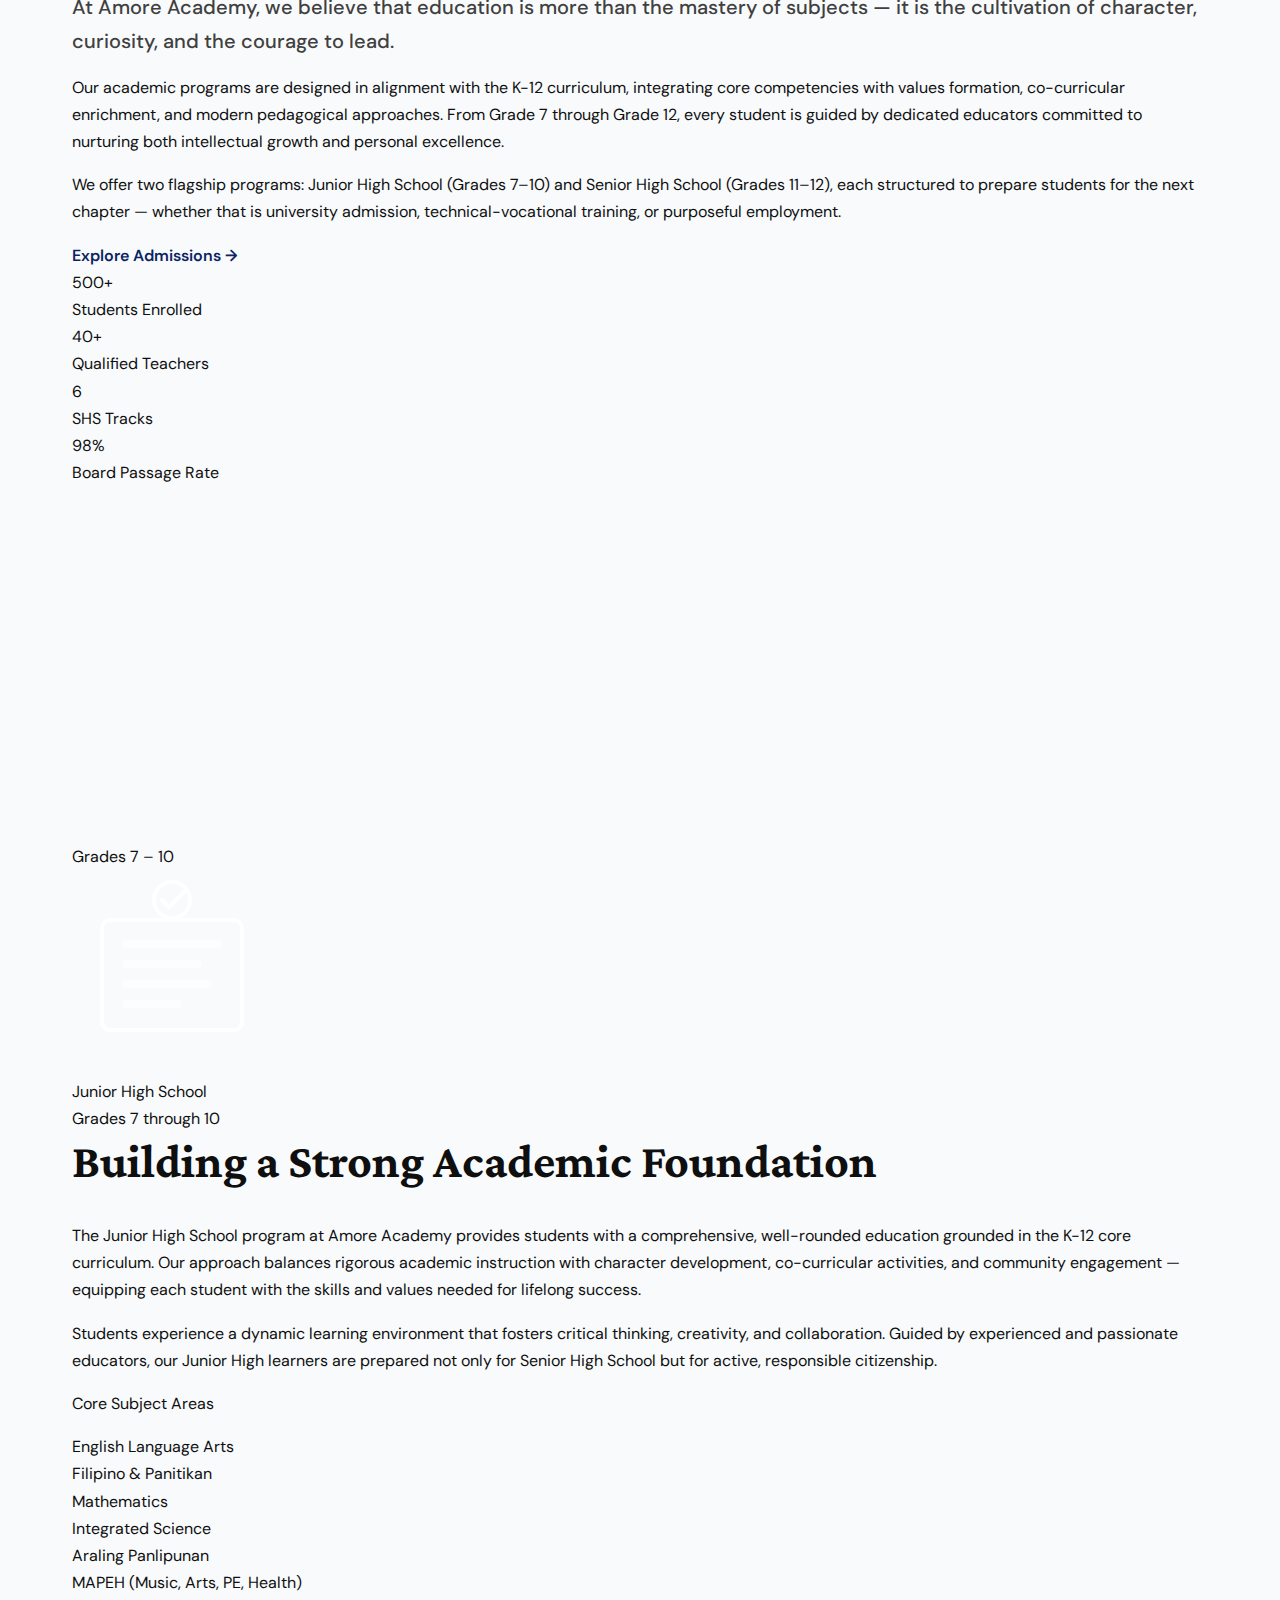
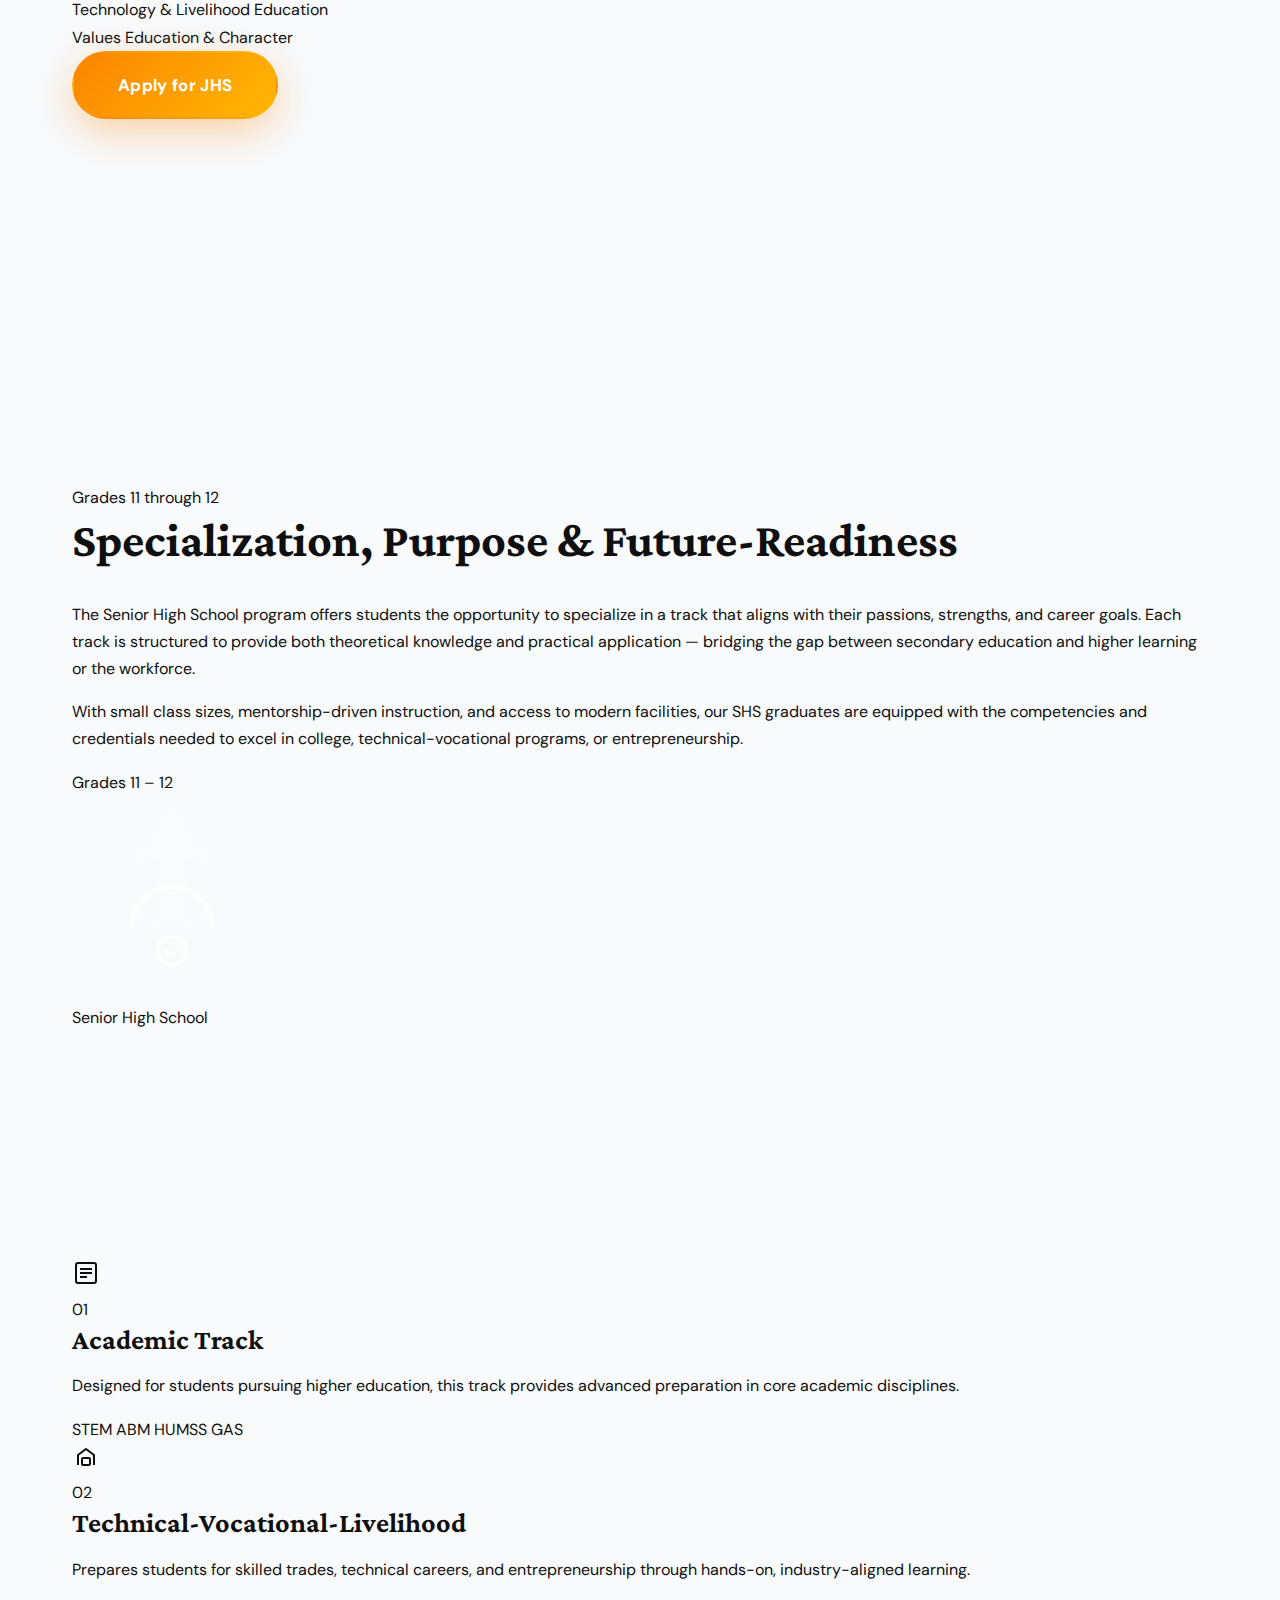
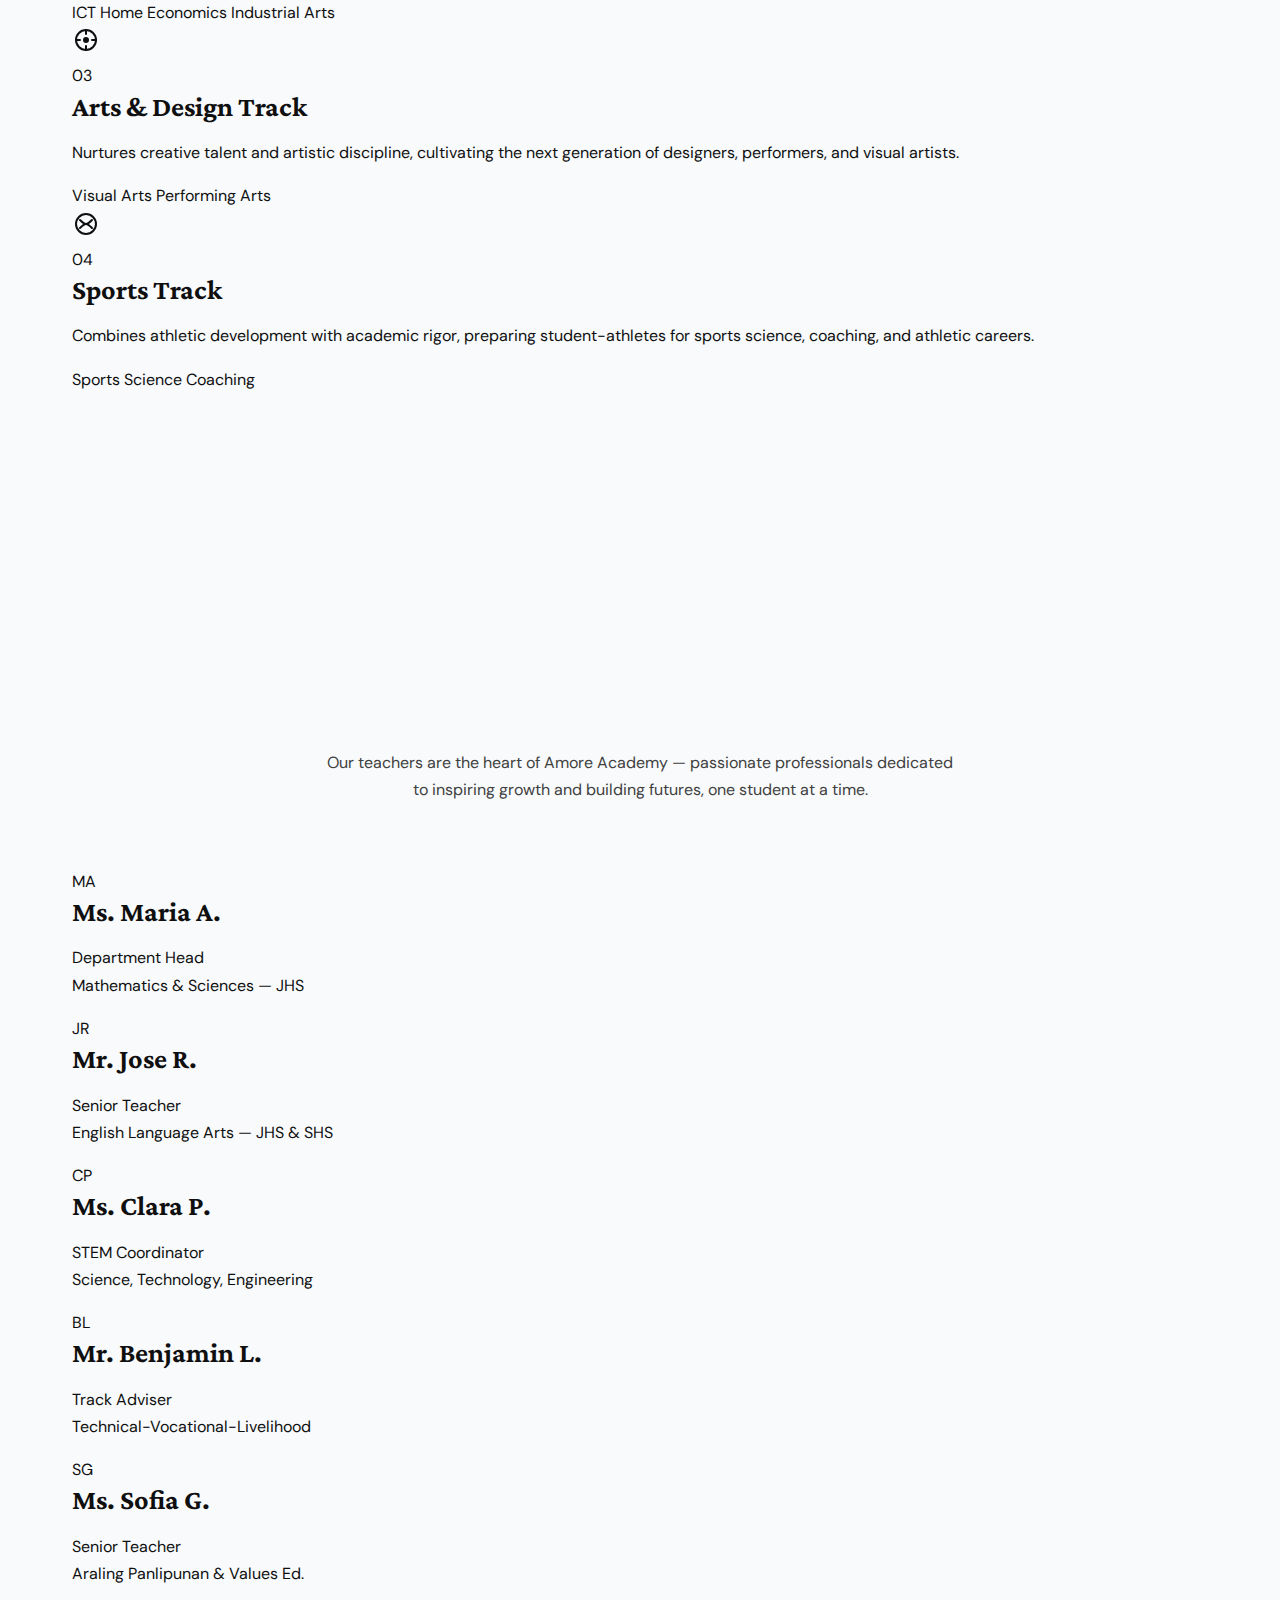
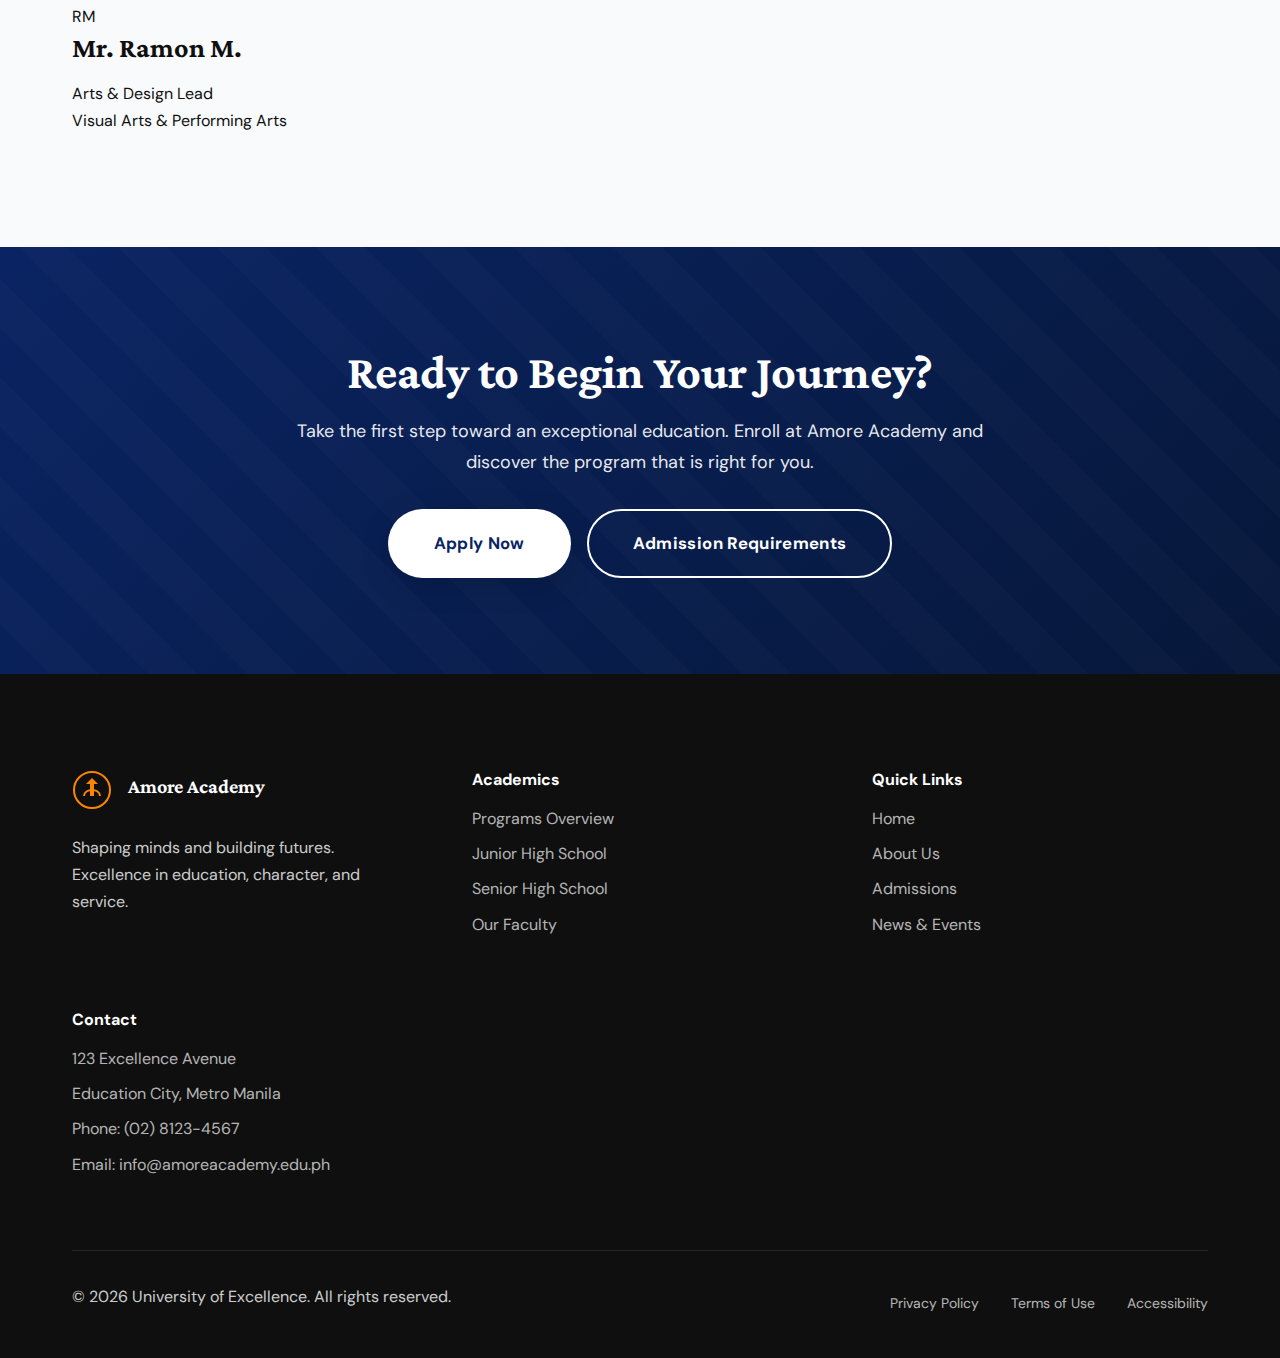
<file: academics.html>
<!DOCTYPE html>
<html lang="en">
<head>
    <meta charset="UTF-8">
    <meta name="viewport" content="width=device-width, initial-scale=1.0">
    <title>Academics — Amore Academy</title>
    <link rel="stylesheet" href="1HCI.CSS">
    <link rel="icon" type="image/png" href="icon.png">
    <link rel="preconnect" href="https://fonts.googleapis.com">
    <link rel="preconnect" href="https://fonts.gstatic.com" crossorigin>
    <link href="https://fonts.googleapis.com/css2?family=Crimson+Pro:wght@400;600;700&family=DM+Sans:wght@400;500;700&display=swap" rel="stylesheet">
</head>
<body>

    <!-- ===================== NAVBAR (shared) ===================== -->
    <nav class="navbar">
        <div class="nav-container">
            <div class="nav-brand">
                <div class="school-crest">
                    <a href="1HCI.HTML"><img src="Amore_Academy_Logo.png" width="100px"></a>
                </div>
                <div class="brand-text-block">
                    <span class="brand-name">AMORE ACADEMY</span>
                    <span class="brand-tagline">Shaping Minds, Building the Future</span>
                </div>
            </div>

            <div class="nav-toggle" id="navToggle">
                <span></span>
                <span></span>
                <span></span>
            </div>

            <ul class="nav-menu" id="navMenu">
                <li class="nav-item"><a href="1HCI.HTML" class="nav-link">Home</a></li>

                <li class="nav-item dropdown">
                    <a href="about.html" class="nav-link">About <span class="dropdown-arrow">▾</span></a>
                    <div class="dropdown-menu">
                        <div class="dropdown-section">
                            <h4>General Information</h4>
                            <a href="about.html#history">School History</a>
                            <a href="about.html#mission-vision">Mission and Vision</a>
                            <a href="about.html#core-values">Core Values</a>
                        </div>
                    </div>
                </li>

                <li class="nav-item dropdown">
                    <a href="academics.html" class="nav-link active">Academics <span class="dropdown-arrow">▾</span></a>
                    <div class="dropdown-menu">
                        <div class="dropdown-section">
                            <h4>Programs Offered</h4>
                            <a href="#junior-high">Junior High School</a>
                            <a href="#senior-high">Senior High School</a>
                        </div>
                    </div>
                </li>

                <li class="nav-item dropdown">
                    <a href="1HCI.HTML#news" class="nav-link">News <span class="dropdown-arrow">▾</span></a>
                    <div class="dropdown-menu">
                        <a href="1HCI.HTML#announcements">Announcements</a>
                        <a href="1HCI.HTML#events">Upcoming Events</a>
                    </div>
                </li>

                <li class="nav-item dropdown">
                    <a href="1HCI.HTML#admissions" class="nav-link">Admissions <span class="dropdown-arrow">▾</span></a>
                    <div class="dropdown-menu">
                        <div class="dropdown-section">
                            <h4>Apply &amp; Enroll</h4>
                            <a href="1HCI.HTML#apply">Apply Now</a>
                            <a href="1HCI.HTML#enroll">Enroll Online</a>
                            <a href="1HCI.HTML#procedure">Procedure for Enrollment</a>
                        </div>
                        <div class="dropdown-section">
                            <h4>Admission Requirements</h4>
                            <a href="1HCI.HTML#requirements">Admission Requirements</a>
                        </div>
                    </div>
                </li>
            </ul>
        </div>
    </nav>

    <!-- ===================== ACADEMICS HERO ===================== -->
    <section class="academics-hero">
        <div class="academics-hero-bg">
            <img src="hci bg.jpg" alt="Campus" class="academics-hero-img" loading="eager">
            <div class="academics-hero-overlay"></div>
        </div>
        <div class="academics-hero-content">
            <span class="section-label">Academic Excellence</span>
            <h1 class="academics-hero-title">Our Academic Programs</h1>
            <p class="academics-hero-description">Empowering students at every stage of their educational journey through rigorous, values-driven learning.</p>
        </div>
    </section>

    <!-- ===================== ACADEMICS SUB-NAV ===================== -->
    <nav class="academics-subnav">
        <div class="container">
            <ul class="academics-subnav-list">
                <li><a href="#overview"    class="academics-subnav-link">Overview</a></li>
                <li><a href="#junior-high" class="academics-subnav-link">Junior High School</a></li>
                <li><a href="#senior-high" class="academics-subnav-link">Senior High School</a></li>
                <li><a href="#faculty"     class="academics-subnav-link">Our Faculty</a></li>
            </ul>
        </div>
    </nav>

    <!-- ===================== OVERVIEW ===================== -->
    <section class="academics-section" id="overview">
        <div class="container">
            <div class="section-header">
                <span class="section-label">Programs Offered</span>
                <h2>Empowering Education at Every Level</h2>
            </div>

            <div class="academics-overview">
                <div class="academics-overview-text">
                    <p class="lead">At Amore Academy, we believe that education is more than the mastery of subjects — it is the cultivation of character, curiosity, and the courage to lead.</p>
                    <p>Our academic programs are designed in alignment with the K-12 curriculum, integrating core competencies with values formation, co-curricular enrichment, and modern pedagogical approaches. From Grade 7 through Grade 12, every student is guided by dedicated educators committed to nurturing both intellectual growth and personal excellence.</p>
                    <p>We offer two flagship programs: Junior High School (Grades 7–10) and Senior High School (Grades 11–12), each structured to prepare students for the next chapter — whether that is university admission, technical-vocational training, or purposeful employment.</p>
                    <a href="1HCI.HTML#admissions" class="text-link">Explore Admissions →</a>
                </div>

                <div class="academics-overview-stats">
                    <div class="academics-stat-card">
                        <div class="academics-stat-number">500+</div>
                        <div class="academics-stat-label">Students Enrolled</div>
                    </div>
                    <div class="academics-stat-card">
                        <div class="academics-stat-number">40+</div>
                        <div class="academics-stat-label">Qualified Teachers</div>
                    </div>
                    <div class="academics-stat-card">
                        <div class="academics-stat-number">6</div>
                        <div class="academics-stat-label">SHS Tracks</div>
                    </div>
                    <div class="academics-stat-card">
                        <div class="academics-stat-number">98%</div>
                        <div class="academics-stat-label">Board Passage Rate</div>
                    </div>
                </div>
            </div>
        </div>
    </section>

    <!-- ===================== JUNIOR HIGH SCHOOL ===================== -->
    <section class="academics-section academics-section--alt" id="junior-high">
        <div class="container">
            <div class="section-header centered">
                <span class="section-label">Program 01</span>
                <h2>Junior High School</h2>
            </div>

            <div class="academics-program-detail">
                <!-- Visual column -->
                <div class="academics-program-visual">
                    <div class="academics-program-badge">Grades 7 – 10</div>
                    <div class="academics-program-banner academics-program-banner--jhs">
                        <!-- Decorative book/diploma SVG icon -->
                        <div class="academics-program-banner-icon">
                            <svg width="200" height="200" viewBox="0 0 200 200" fill="none">
                                <rect x="30" y="50" width="140" height="110" rx="8" stroke="white" stroke-width="4"/>
                                <rect x="50" y="70" width="100" height="8" rx="4" fill="white" opacity="0.6"/>
                                <rect x="50" y="90" width="80" height="8" rx="4" fill="white" opacity="0.6"/>
                                <rect x="50" y="110" width="90" height="8" rx="4" fill="white" opacity="0.6"/>
                                <rect x="50" y="130" width="60" height="8" rx="4" fill="white" opacity="0.6"/>
                                <circle cx="100" cy="30" r="18" stroke="white" stroke-width="4"/>
                                <path d="M90 30L97 37L112 22" stroke="white" stroke-width="4" stroke-linecap="round" stroke-linejoin="round"/>
                            </svg>
                        </div>
                        <div class="academics-program-banner-label">Junior High School</div>
                    </div>
                </div>

                <!-- Info column -->
                <div class="academics-program-info">
                    <span class="academics-program-label">Grades 7 through 10</span>
                    <h2>Building a Strong Academic Foundation</h2>
                    <p>The Junior High School program at Amore Academy provides students with a comprehensive, well-rounded education grounded in the K-12 core curriculum. Our approach balances rigorous academic instruction with character development, co-curricular activities, and community engagement — equipping each student with the skills and values needed for lifelong success.</p>
                    <p>Students experience a dynamic learning environment that fosters critical thinking, creativity, and collaboration. Guided by experienced and passionate educators, our Junior High learners are prepared not only for Senior High School but for active, responsible citizenship.</p>

                    <p class="academics-subjects-heading">Core Subject Areas</p>
                    <div class="academics-subjects-grid">
                        <div class="academics-subject-chip">
                            <span class="academics-subject-chip-dot"></span>
                            English Language Arts
                        </div>
                        <div class="academics-subject-chip">
                            <span class="academics-subject-chip-dot"></span>
                            Filipino &amp; Panitikan
                        </div>
                        <div class="academics-subject-chip">
                            <span class="academics-subject-chip-dot"></span>
                            Mathematics
                        </div>
                        <div class="academics-subject-chip">
                            <span class="academics-subject-chip-dot"></span>
                            Integrated Science
                        </div>
                        <div class="academics-subject-chip">
                            <span class="academics-subject-chip-dot"></span>
                            Araling Panlipunan
                        </div>
                        <div class="academics-subject-chip">
                            <span class="academics-subject-chip-dot"></span>
                            MAPEH (Music, Arts, PE, Health)
                        </div>
                        <div class="academics-subject-chip">
                            <span class="academics-subject-chip-dot"></span>
                            Technology &amp; Livelihood Education
                        </div>
                        <div class="academics-subject-chip">
                            <span class="academics-subject-chip-dot"></span>
                            Values Education &amp; Character
                        </div>
                    </div>

                    <a href="1HCI.HTML#admissions" class="btn btn-primary">Apply for JHS</a>
                </div>
            </div>
        </div>
    </section>

    <!-- ===================== SENIOR HIGH SCHOOL ===================== -->
    <section class="academics-section" id="senior-high">
        <div class="container">
            <div class="section-header centered">
                <span class="section-label">Program 02</span>
                <h2>Senior High School</h2>
            </div>

            <div class="academics-program-detail academics-program-detail--reversed">
                <!-- Info column (appears right due to reversed grid, rendered first for DOM order) -->
                <div class="academics-program-info">
                    <span class="academics-program-label">Grades 11 through 12</span>
                    <h2>Specialization, Purpose &amp; Future-Readiness</h2>
                    <p>The Senior High School program offers students the opportunity to specialize in a track that aligns with their passions, strengths, and career goals. Each track is structured to provide both theoretical knowledge and practical application — bridging the gap between secondary education and higher learning or the workforce.</p>
                    <p>With small class sizes, mentorship-driven instruction, and access to modern facilities, our SHS graduates are equipped with the competencies and credentials needed to excel in college, technical-vocational programs, or entrepreneurship.</p>
                </div>

                <!-- Visual column -->
                <div class="academics-program-visual">
                    <div class="academics-program-badge">Grades 11 – 12</div>
                    <div class="academics-program-banner academics-program-banner--shs">
                        <div class="academics-program-banner-icon">
                            <svg width="200" height="200" viewBox="0 0 200 200" fill="none">
                                <path d="M100 20L130 60H70L100 20Z" stroke="white" stroke-width="4" stroke-linejoin="round" fill="white" opacity="0.3"/>
                                <rect x="86" y="60" width="28" height="70" fill="white" opacity="0.3"/>
                                <path d="M60 130C60 108.5 78.5 91 100 91C121.5 91 140 108.5 140 130" stroke="white" stroke-width="4" stroke-linecap="round"/>
                                <circle cx="100" cy="155" r="14" stroke="white" stroke-width="4"/>
                                <path d="M93 155L98 160L108 150" stroke="white" stroke-width="3" stroke-linecap="round" stroke-linejoin="round"/>
                            </svg>
                        </div>
                        <div class="academics-program-banner-label">Senior High School</div>
                    </div>
                </div>
            </div>

            <!-- SHS Tracks -->
            <div class="section-header centered" style="margin-top: var(--spacing-xl); margin-bottom: var(--spacing-md);">
                <span class="section-label">Choose Your Path</span>
                <h2>Available Tracks &amp; Strands</h2>
            </div>

            <div class="academics-tracks-grid">

                <!-- Academic Track -->
                <div class="academics-track-card">
                    <div class="academics-track-icon">
                        <svg width="28" height="28" viewBox="0 0 28 28" fill="none">
                            <rect x="4" y="4" width="20" height="20" rx="2" stroke="currentColor" stroke-width="2"/>
                            <line x1="8" y1="10" x2="20" y2="10" stroke="currentColor" stroke-width="2"/>
                            <line x1="8" y1="14" x2="20" y2="14" stroke="currentColor" stroke-width="2"/>
                            <line x1="8" y1="18" x2="15" y2="18" stroke="currentColor" stroke-width="2"/>
                        </svg>
                    </div>
                    <div class="academics-track-number">01</div>
                    <h3>Academic Track</h3>
                    <p>Designed for students pursuing higher education, this track provides advanced preparation in core academic disciplines.</p>
                    <div class="academics-track-strands">
                        <span class="academics-strand-tag">STEM</span>
                        <span class="academics-strand-tag">ABM</span>
                        <span class="academics-strand-tag">HUMSS</span>
                        <span class="academics-strand-tag">GAS</span>
                    </div>
                </div>

                <!-- TVL Track -->
                <div class="academics-track-card">
                    <div class="academics-track-icon">
                        <svg width="28" height="28" viewBox="0 0 28 28" fill="none">
                            <path d="M6 22L6 12L14 6L22 12L22 22" stroke="currentColor" stroke-width="2" stroke-linejoin="round"/>
                            <rect x="10" y="15" width="8" height="7" rx="1" stroke="currentColor" stroke-width="2"/>
                        </svg>
                    </div>
                    <div class="academics-track-number">02</div>
                    <h3>Technical-Vocational-Livelihood</h3>
                    <p>Prepares students for skilled trades, technical careers, and entrepreneurship through hands-on, industry-aligned learning.</p>
                    <div class="academics-track-strands">
                        <span class="academics-strand-tag">ICT</span>
                        <span class="academics-strand-tag">Home Economics</span>
                        <span class="academics-strand-tag">Industrial Arts</span>
                    </div>
                </div>

                <!-- Arts & Design Track -->
                <div class="academics-track-card">
                    <div class="academics-track-icon">
                        <svg width="28" height="28" viewBox="0 0 28 28" fill="none">
                            <circle cx="14" cy="14" r="10" stroke="currentColor" stroke-width="2"/>
                            <circle cx="14" cy="14" r="3" fill="currentColor"/>
                            <path d="M14 4V8M14 20V24M4 14H8M20 14H24" stroke="currentColor" stroke-width="2" stroke-linecap="round"/>
                        </svg>
                    </div>
                    <div class="academics-track-number">03</div>
                    <h3>Arts &amp; Design Track</h3>
                    <p>Nurtures creative talent and artistic discipline, cultivating the next generation of designers, performers, and visual artists.</p>
                    <div class="academics-track-strands">
                        <span class="academics-strand-tag">Visual Arts</span>
                        <span class="academics-strand-tag">Performing Arts</span>
                    </div>
                </div>

                <!-- Sports Track -->
                <div class="academics-track-card">
                    <div class="academics-track-icon">
                        <svg width="28" height="28" viewBox="0 0 28 28" fill="none">
                            <circle cx="14" cy="14" r="10" stroke="currentColor" stroke-width="2"/>
                            <path d="M8 10C10 12 12 14 14 14C16 14 18 12 20 10" stroke="currentColor" stroke-width="2" stroke-linecap="round"/>
                            <path d="M8 18C10 16 12 14 14 14C16 14 18 16 20 18" stroke="currentColor" stroke-width="2" stroke-linecap="round"/>
                        </svg>
                    </div>
                    <div class="academics-track-number">04</div>
                    <h3>Sports Track</h3>
                    <p>Combines athletic development with academic rigor, preparing student-athletes for sports science, coaching, and athletic careers.</p>
                    <div class="academics-track-strands">
                        <span class="academics-strand-tag">Sports Science</span>
                        <span class="academics-strand-tag">Coaching</span>
                    </div>
                </div>

            </div>
        </div>
    </section>

    <!-- ===================== FACULTY ===================== -->
    <section class="academics-section academics-section--alt" id="faculty">
        <div class="container">
            <div class="section-header centered">
                <span class="section-label">Meet Our Educators</span>
                <h2>Our Faculty</h2>
            </div>
            <p style="text-align:center; color: var(--color-text-medium); max-width:640px; margin: 0 auto var(--spacing-lg);">Our teachers are the heart of Amore Academy — passionate professionals dedicated to inspiring growth and building futures, one student at a time.</p>

            <div class="academics-faculty-grid">

                <div class="academics-faculty-card">
                    <div class="academics-faculty-avatar">MA</div>
                    <h3>Ms. Maria A.</h3>
                    <div class="academics-faculty-role">Department Head</div>
                    <p class="academics-faculty-dept">Mathematics &amp; Sciences — JHS</p>
                </div>

                <div class="academics-faculty-card">
                    <div class="academics-faculty-avatar">JR</div>
                    <h3>Mr. Jose R.</h3>
                    <div class="academics-faculty-role">Senior Teacher</div>
                    <p class="academics-faculty-dept">English Language Arts — JHS &amp; SHS</p>
                </div>

                <div class="academics-faculty-card">
                    <div class="academics-faculty-avatar">CP</div>
                    <h3>Ms. Clara P.</h3>
                    <div class="academics-faculty-role">STEM Coordinator</div>
                    <p class="academics-faculty-dept">Science, Technology, Engineering</p>
                </div>

                <div class="academics-faculty-card">
                    <div class="academics-faculty-avatar">BL</div>
                    <h3>Mr. Benjamin L.</h3>
                    <div class="academics-faculty-role">Track Adviser</div>
                    <p class="academics-faculty-dept">Technical-Vocational-Livelihood</p>
                </div>

                <div class="academics-faculty-card">
                    <div class="academics-faculty-avatar">SG</div>
                    <h3>Ms. Sofia G.</h3>
                    <div class="academics-faculty-role">Senior Teacher</div>
                    <p class="academics-faculty-dept">Araling Panlipunan &amp; Values Ed.</p>
                </div>

                <div class="academics-faculty-card">
                    <div class="academics-faculty-avatar">RM</div>
                    <h3>Mr. Ramon M.</h3>
                    <div class="academics-faculty-role">Arts &amp; Design Lead</div>
                    <p class="academics-faculty-dept">Visual Arts &amp; Performing Arts</p>
                </div>

            </div>
        </div>
    </section>

    <!-- ===================== CTA ===================== -->
    <section class="cta-section">
        <div class="container">
            <div class="cta-content">
                <h2>Ready to Begin Your Journey?</h2>
                <p>Take the first step toward an exceptional education. Enroll at Amore Academy and discover the program that is right for you.</p>
                <div class="cta-buttons">
                    <a href="1HCI.HTML#admissions" class="btn btn-light">Apply Now</a>
                    <a href="1HCI.HTML#requirements" class="btn btn-outline">Admission Requirements</a>
                </div>
            </div>
        </div>
    </section>

    <!-- ===================== FOOTER ===================== -->
    <footer class="footer">
        <div class="container">
            <div class="footer-grid">
                <div class="footer-column">
                    <div class="footer-brand">
                        <div class="school-crest">
                            <svg width="40" height="40" viewBox="0 0 40 40" fill="none">
                                <circle cx="20" cy="20" r="18" stroke="currentColor" stroke-width="2"/>
                                <path d="M20 8L26 14H14L20 8Z" fill="currentColor"/>
                                <rect x="18" y="14" width="4" height="12" fill="currentColor"/>
                                <path d="M12 26C12 22 16 20 20 20C24 20 28 22 28 26" stroke="currentColor" stroke-width="2"/>
                            </svg>
                        </div>
                        <h3>Amore Academy</h3>
                    </div>
                    <p>Shaping minds and building futures. Excellence in education, character, and service.</p>
                </div>

                <div class="footer-column">
                    <h4>Academics</h4>
                    <ul>
                        <li><a href="#overview">Programs Overview</a></li>
                        <li><a href="#junior-high">Junior High School</a></li>
                        <li><a href="#senior-high">Senior High School</a></li>
                        <li><a href="#faculty">Our Faculty</a></li>
                    </ul>
                </div>

                <div class="footer-column">
                    <h4>Quick Links</h4>
                    <ul>
                        <li><a href="1HCI.HTML">Home</a></li>
                        <li><a href="about.html">About Us</a></li>
                        <li><a href="1HCI.HTML#admissions">Admissions</a></li>
                        <li><a href="1HCI.HTML#news">News &amp; Events</a></li>
                    </ul>
                </div>

                <div class="footer-column">
                    <h4>Contact</h4>
                    <ul class="contact-info">
                        <li>123 Excellence Avenue</li>
                        <li>Education City, Metro Manila</li>
                        <li>Phone: (02) 8123-4567</li>
                        <li>Email: <a href="mailto:info@amoreacademy.edu.ph">info@amoreacademy.edu.ph</a></li>
                    </ul>
                </div>
            </div>

            <div class="footer-bottom">
                <p>&copy; 2026 Amore Academy. All rights reserved.</p>
                <div class="footer-links">
                    <a href="#">Privacy Policy</a>
                    <a href="#">Terms of Use</a>
                    <a href="#">Accessibility</a>
                </div>
            </div>
        </div>
    </footer>

    <script src="1HCI.JS"></script>
</body>
</html>
</file>
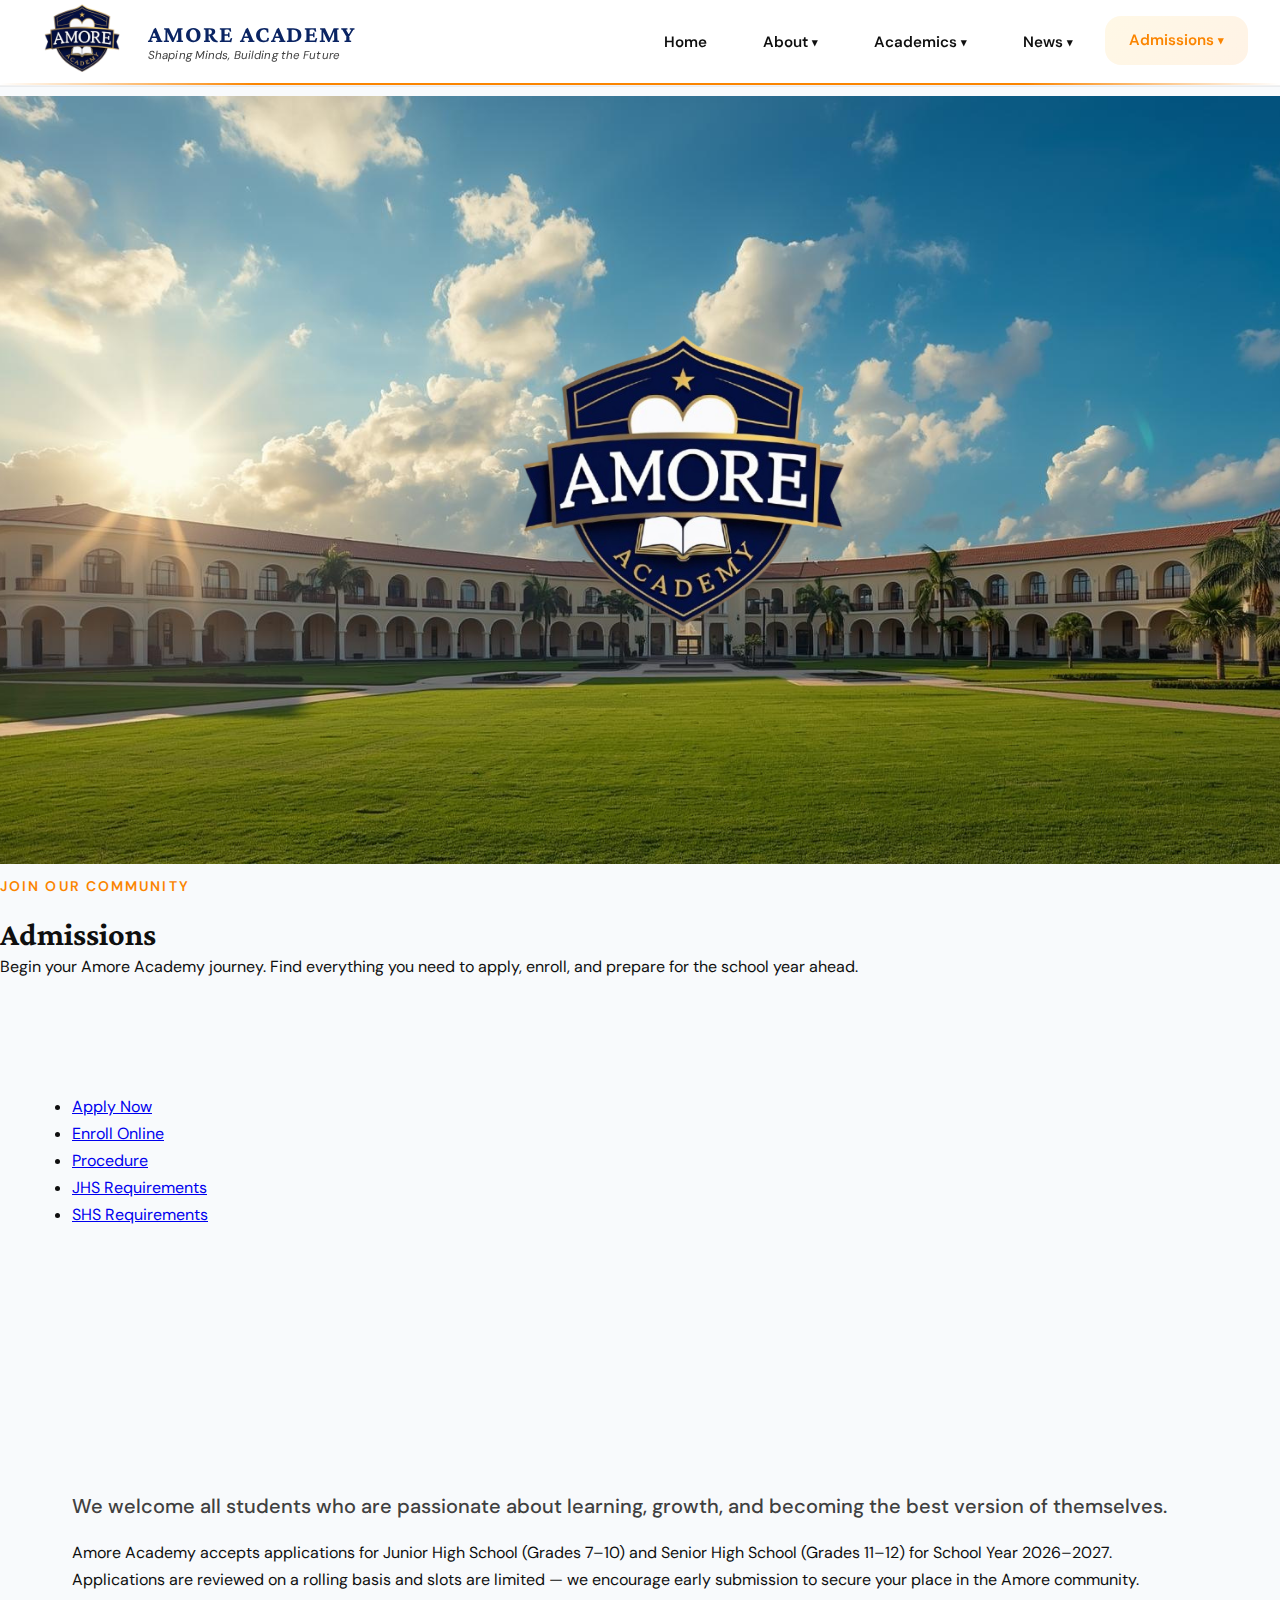
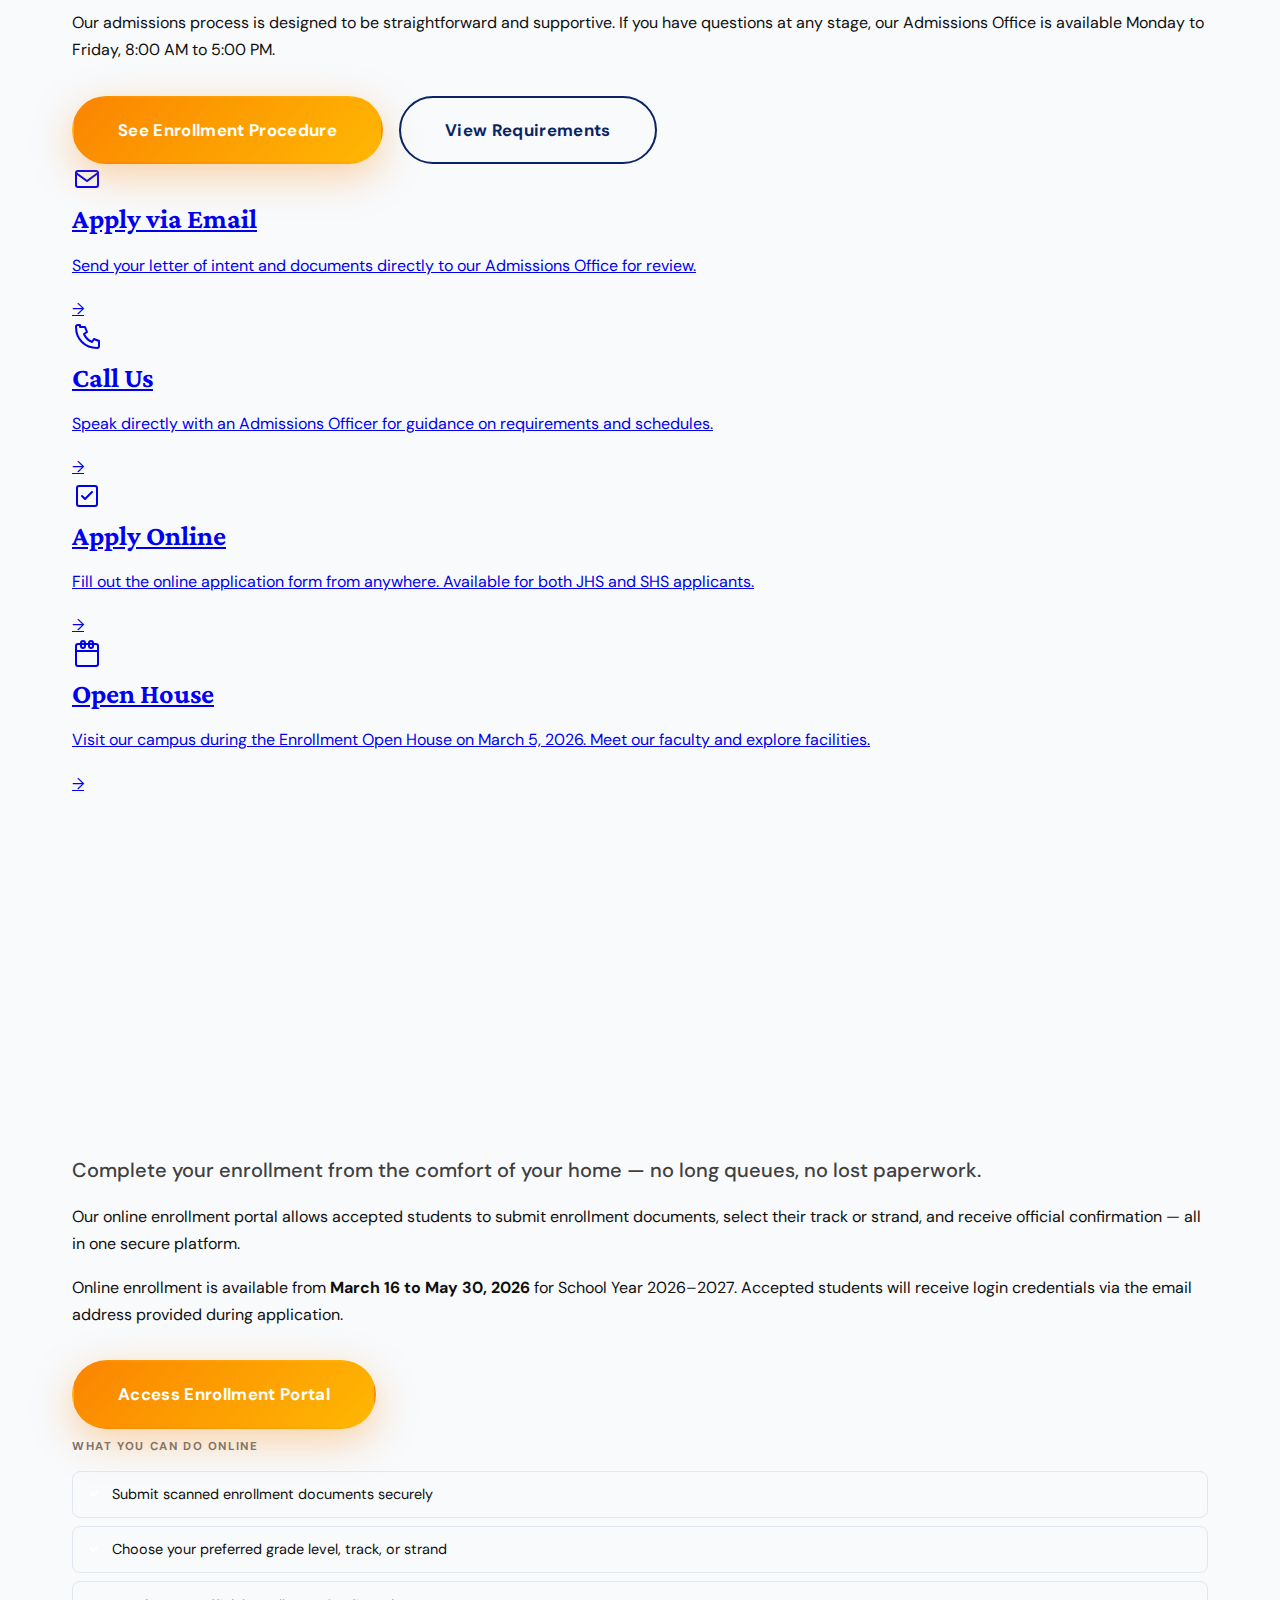
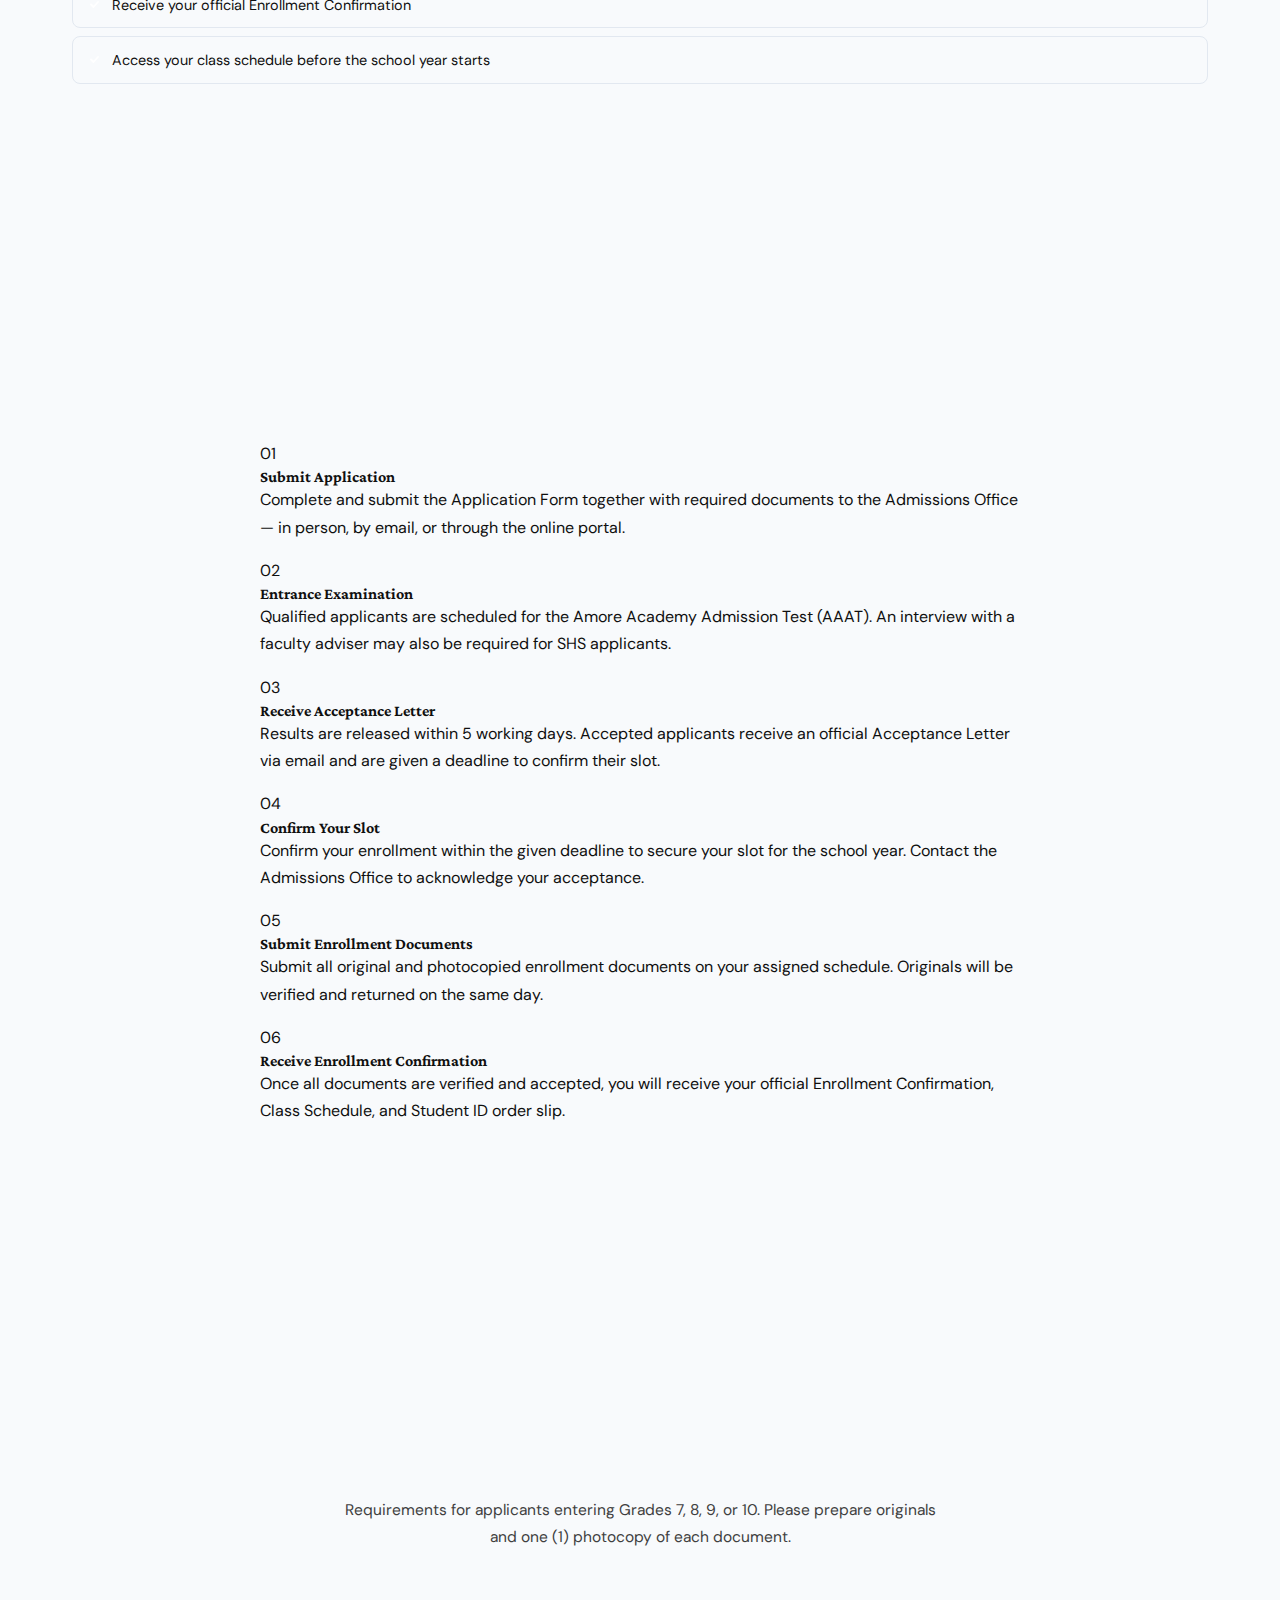
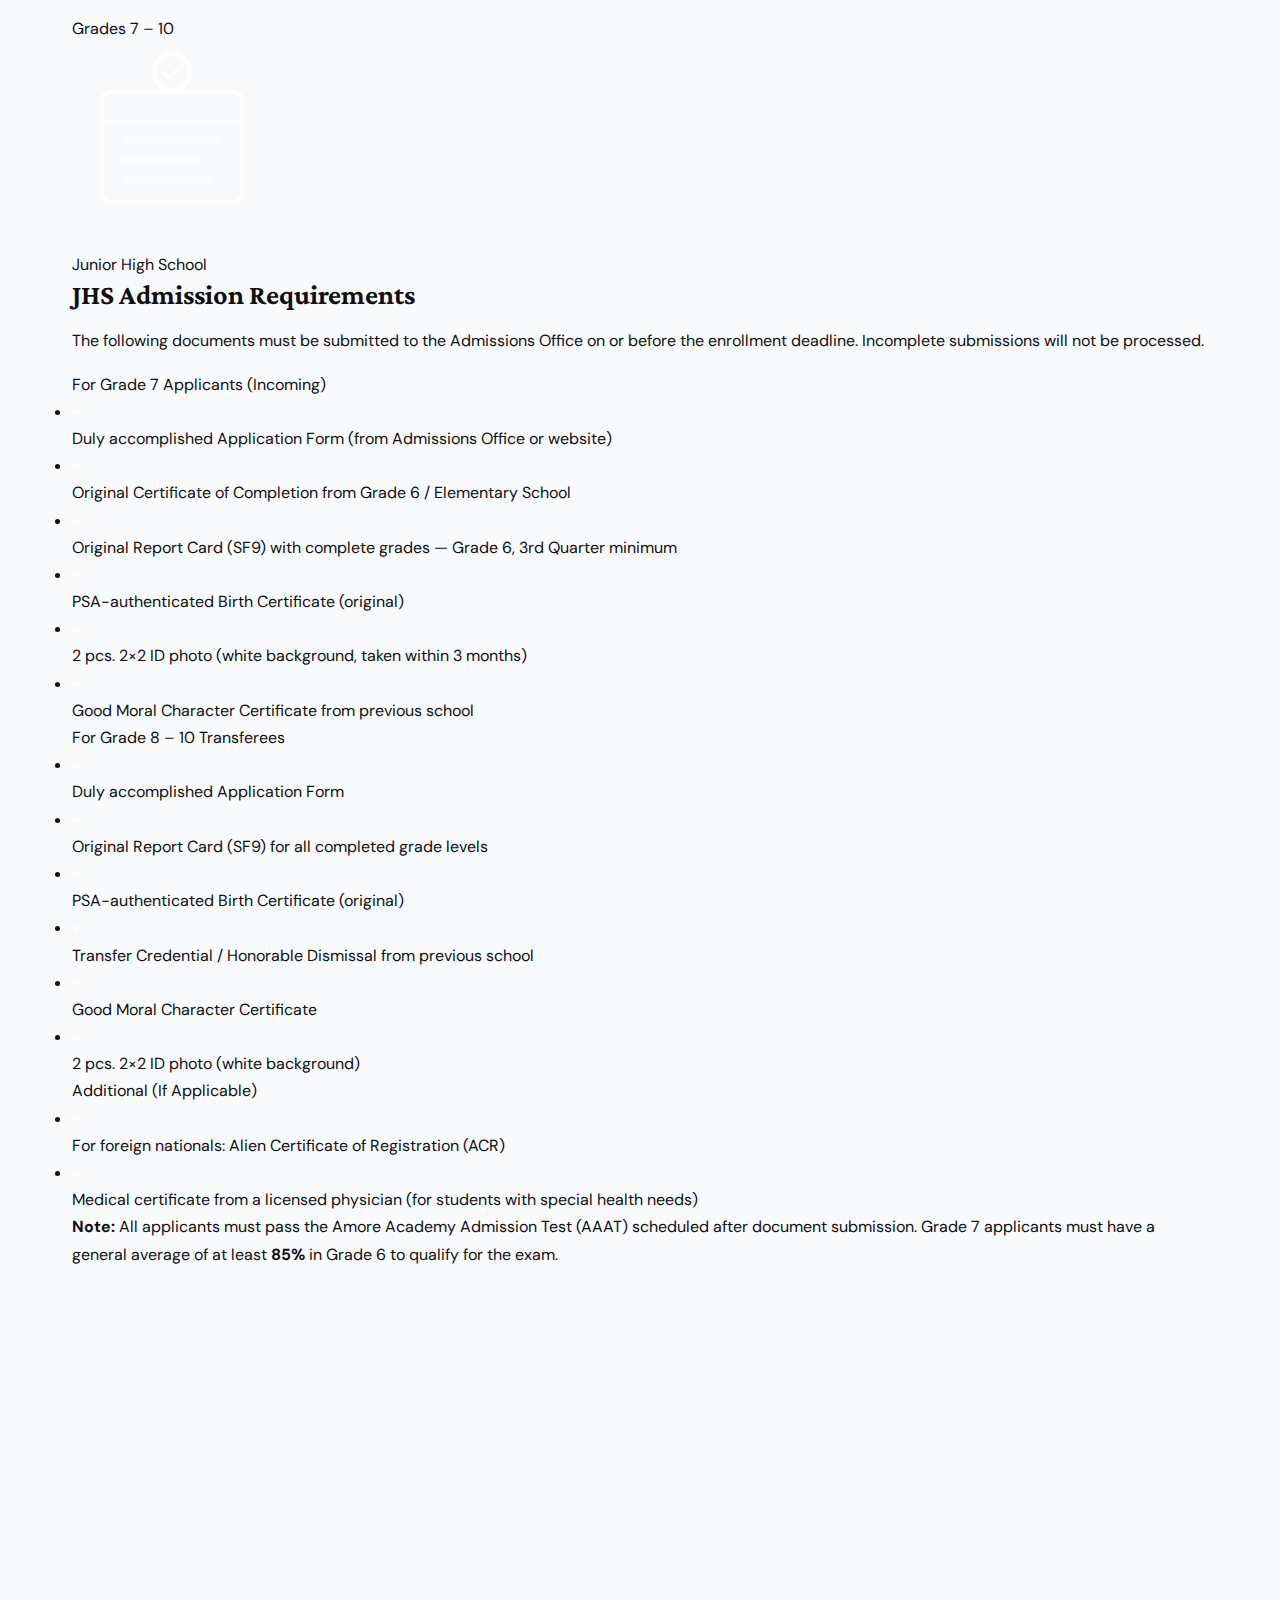
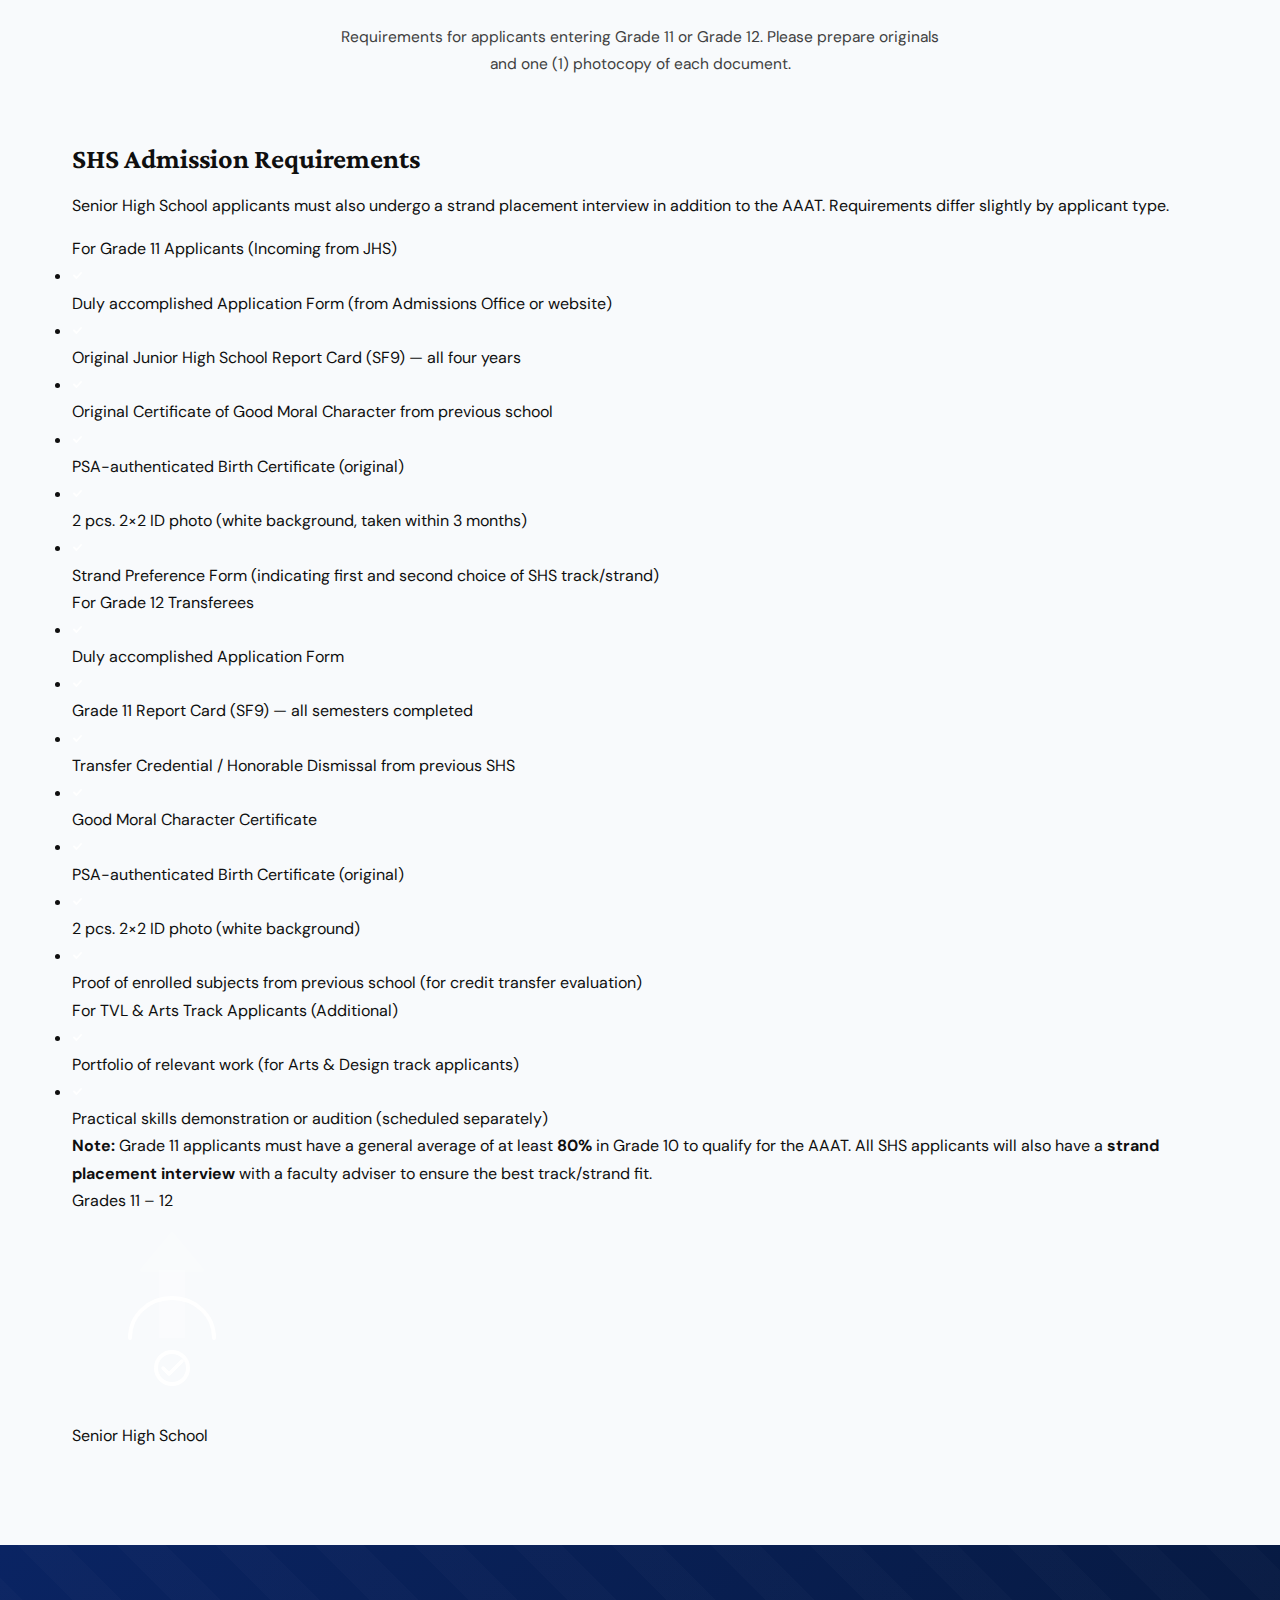
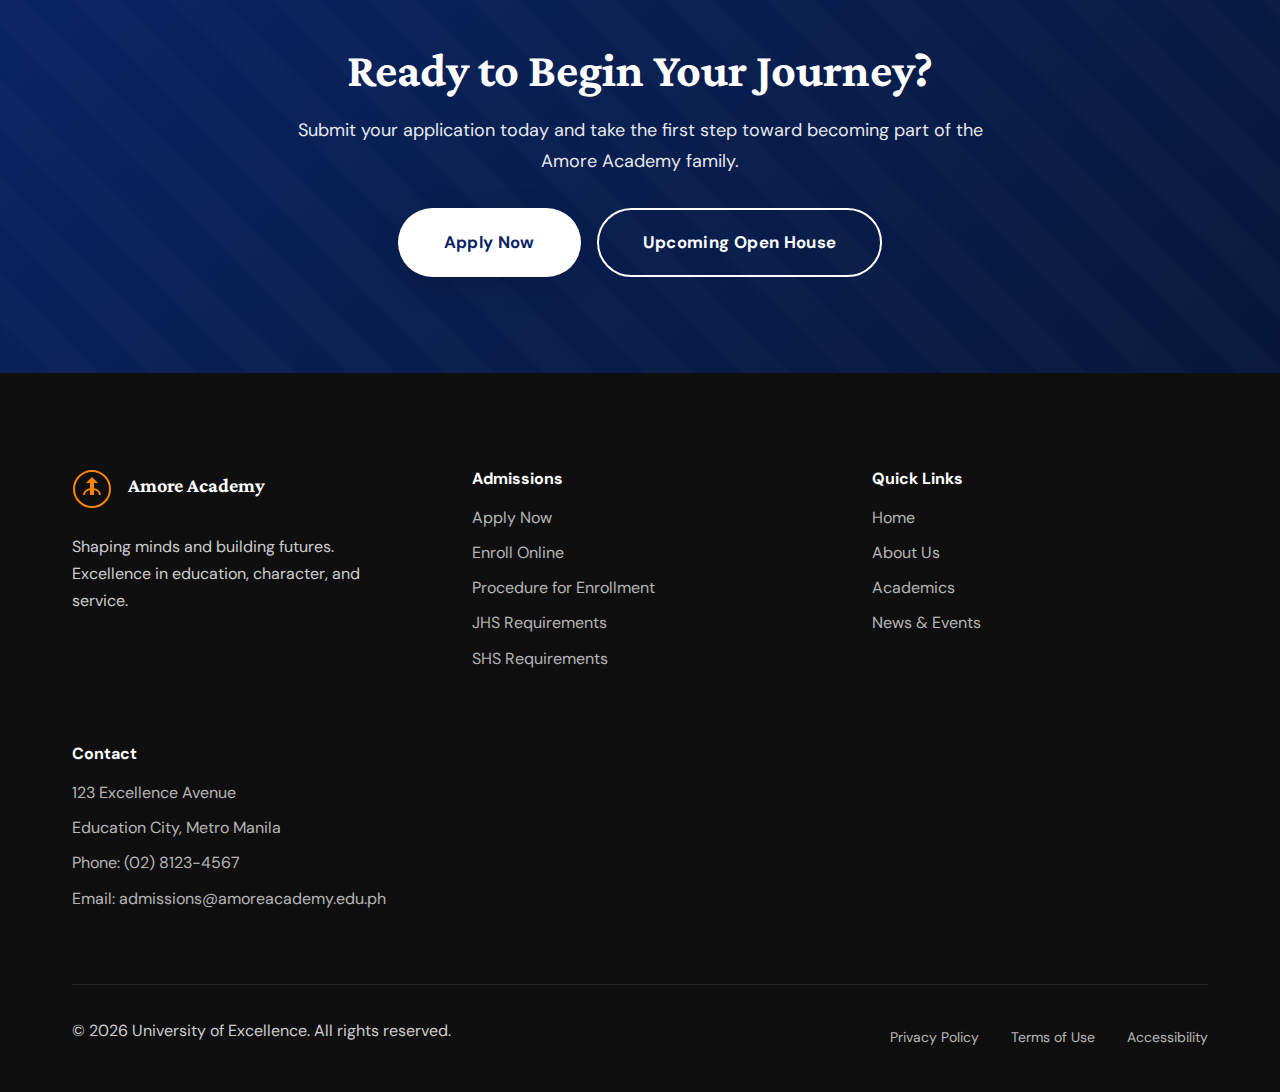
<file: admissions.html>
<!doctype html>
<html lang="en">
  <head>
    <meta charset="UTF-8" />
    <meta name="viewport" content="width=device-width, initial-scale=1.0" />
    <title>Admissions — Amore Academy</title>
    <link rel="stylesheet" href="1HCI.CSS" />
    <link rel="icon" type="image/png" href="icon.png" />
    <link rel="preconnect" href="https://fonts.googleapis.com" />
    <link rel="preconnect" href="https://fonts.gstatic.com" crossorigin />
    <link
      href="https://fonts.googleapis.com/css2?family=Crimson+Pro:wght@400;600;700&family=DM+Sans:wght@400;500;700&display=swap"
      rel="stylesheet"
    />
  </head>
  <body>
    <nav class="navbar">
      <div class="nav-container">
        <div class="nav-brand">
          <div class="school-crest">
            <a href="1HCI.HTML"
              ><img src="Amore_Academy_Logo.png" width="100px"
            /></a>
          </div>
          <div class="brand-text-block">
            <span class="brand-name">AMORE ACADEMY</span>
            <span class="brand-tagline"
              >Shaping Minds, Building the Future</span
            >
          </div>
        </div>
        <div class="nav-toggle" id="navToggle">
          <span></span><span></span><span></span>
        </div>
        <ul class="nav-menu" id="navMenu">
          <li class="nav-item">
            <a href="1HCI.HTML" class="nav-link">Home</a>
          </li>
          <li class="nav-item dropdown">
            <a href="about.html" class="nav-link"
              >About <span class="dropdown-arrow">▾</span></a
            >
            <div class="dropdown-menu">
              <div class="dropdown-section">
                <h4>General Information</h4>
                <a href="about.html#history">School History</a>
                <a href="about.html#mission-vision">Mission and Vision</a>
                <a href="about.html#core-values">Core Values</a>
              </div>
            </div>
          </li>
          <li class="nav-item dropdown">
            <a href="academics.html" class="nav-link"
              >Academics <span class="dropdown-arrow">▾</span></a
            >
            <div class="dropdown-menu">
              <div class="dropdown-section">
                <h4>Programs Offered</h4>
                <a href="academics.html#junior-high">Junior High School</a>
                <a href="academics.html#senior-high">Senior High School</a>
              </div>
            </div>
          </li>
          <li class="nav-item dropdown">
            <a href="news.html" class="nav-link"
              >News <span class="dropdown-arrow">▾</span></a
            >
            <div class="dropdown-menu">
              <a href="news.html#announcements">Announcements</a>
              <a href="news.html#events">Upcoming Events</a>
            </div>
          </li>
          <li class="nav-item dropdown">
            <a href="admissions.html" class="nav-link active"
              >Admissions <span class="dropdown-arrow">▾</span></a
            >
            <div class="dropdown-menu">
              <div class="dropdown-section">
                <h4>Apply &amp; Enroll</h4>
                <a href="#apply">Apply Now</a>
                <a href="#enroll">Enroll Online</a>
                <a href="#procedure">Procedure for Enrollment</a>
              </div>
              <div class="dropdown-section">
                <h4>Admission Requirements</h4>
                <a href="#requirements-jhs">Junior High School</a>
                <a href="#requirements-shs">Senior High School</a>
              </div>
            </div>
          </li>
        </ul>
      </div>
    </nav>

    <section class="adm-hero">
      <div class="adm-hero-bg">
        <img
          src="bg.png"
          alt="Campus"
          class="adm-hero-img"
          loading="eager"
        />
        <div class="adm-hero-overlay"></div>
      </div>
      <div class="adm-hero-content">
        <span class="section-label">Join Our Community</span>
        <h1 class="adm-hero-title">Admissions</h1>
        <p class="adm-hero-description">
          Begin your Amore Academy journey. Find everything you need to apply,
          enroll, and prepare for the school year ahead.
        </p>
      </div>
    </section>

    <nav class="adm-subnav">
      <div class="container">
        <ul class="adm-subnav-list">
          <li><a href="#apply" class="adm-subnav-link">Apply Now</a></li>
          <li><a href="#enroll" class="adm-subnav-link">Enroll Online</a></li>
          <li><a href="#procedure" class="adm-subnav-link">Procedure</a></li>
          <li>
            <a href="#requirements-jhs" class="adm-subnav-link"
              >JHS Requirements</a
            >
          </li>
          <li>
            <a href="#requirements-shs" class="adm-subnav-link"
              >SHS Requirements</a
            >
          </li>
        </ul>
      </div>
    </nav>

    <section class="adm-section" id="apply">
      <div class="container">
        <div class="section-header centered">
          <span class="section-label">Get Started</span>
          <h2>Apply Now</h2>
        </div>
        <div class="adm-intro-grid">
          <div class="adm-intro-text">
            <p class="lead">
              We welcome all students who are passionate about learning, growth,
              and becoming the best version of themselves.
            </p>
            <p>
              Amore Academy accepts applications for Junior High School (Grades
              7–10) and Senior High School (Grades 11–12) for School Year
              2026–2027. Applications are reviewed on a rolling basis and slots
              are limited — we encourage early submission to secure your place
              in the Amore community.
            </p>
            <p>
              Our admissions process is designed to be straightforward and
              supportive. If you have questions at any stage, our Admissions
              Office is available Monday to Friday, 8:00 AM to 5:00 PM.
            </p>
            <div
              style="
                display: flex;
                gap: 1rem;
                flex-wrap: wrap;
                margin-top: var(--spacing-md);
              "
            >
              <a href="#procedure" class="btn btn-primary"
                >See Enrollment Procedure</a
              >
              <a
                href="#requirements-jhs"
                class="btn btn-outline"
                style="
                  background: transparent;
                  color: var(--color-primary);
                  border-color: var(--color-primary);
                "
                >View Requirements</a
              >
            </div>
          </div>
          <div class="adm-action-grid">
            <a
              href="mailto:admissions@amoreacademy.edu.ph"
              class="adm-action-card"
            >
              <div class="adm-action-icon">
                <svg width="30" height="30" viewBox="0 0 30 30" fill="none">
                  <rect
                    x="4"
                    y="7"
                    width="22"
                    height="16"
                    rx="2"
                    stroke="currentColor"
                    stroke-width="2"
                  />
                  <path
                    d="M4 9L15 17L26 9"
                    stroke="currentColor"
                    stroke-width="2"
                    stroke-linecap="round"
                  />
                </svg>
              </div>
              <div class="adm-action-body">
                <h3>Apply via Email</h3>
                <p>
                  Send your letter of intent and documents directly to our
                  Admissions Office for review.
                </p>
              </div>
              <div class="adm-action-arrow">→</div>
            </a>

            <a href="tel:0281234567" class="adm-action-card">
              <div class="adm-action-icon">
                <svg width="30" height="30" viewBox="0 0 30 30" fill="none">
                  <path
                    d="M8 5H13L15 10L12 12C13.5 15.5 16.5 18.5 20 20L22 17L27 19V24C27 25.1 26.1 26 25 26C12.85 26 4 17.15 4 5C4 3.9 4.9 3 6 3H8V5Z"
                    stroke="currentColor"
                    stroke-width="2"
                    stroke-linejoin="round"
                  />
                </svg>
              </div>
              <div class="adm-action-body">
                <h3>Call Us</h3>
                <p>
                  Speak directly with an Admissions Officer for guidance on
                  requirements and schedules.
                </p>
              </div>
              <div class="adm-action-arrow">→</div>
            </a>

            <a href="#" class="adm-action-card">
              <div class="adm-action-icon">
                <svg width="30" height="30" viewBox="0 0 30 30" fill="none">
                  <rect
                    x="5"
                    y="5"
                    width="20"
                    height="20"
                    rx="2"
                    stroke="currentColor"
                    stroke-width="2"
                  />
                  <path
                    d="M10 15L13 18L20 11"
                    stroke="currentColor"
                    stroke-width="2"
                    stroke-linecap="round"
                    stroke-linejoin="round"
                  />
                </svg>
              </div>
              <div class="adm-action-body">
                <h3>Apply Online</h3>
                <p>
                  Fill out the online application form from anywhere. Available
                  for both JHS and SHS applicants.
                </p>
              </div>
              <div class="adm-action-arrow">→</div>
            </a>

            <a href="news.html#events" class="adm-action-card">
              <div class="adm-action-icon">
                <svg width="30" height="30" viewBox="0 0 30 30" fill="none">
                  <rect
                    x="4"
                    y="5"
                    width="22"
                    height="22"
                    rx="2"
                    stroke="currentColor"
                    stroke-width="2"
                  />
                  <path d="M4 12H26" stroke="currentColor" stroke-width="2" />
                  <rect
                    x="9"
                    y="2"
                    width="4"
                    height="7"
                    rx="2"
                    stroke="currentColor"
                    stroke-width="2"
                  />
                  <rect
                    x="17"
                    y="2"
                    width="4"
                    height="7"
                    rx="2"
                    stroke="currentColor"
                    stroke-width="2"
                  />
                </svg>
              </div>
              <div class="adm-action-body">
                <h3>Open House</h3>
                <p>
                  Visit our campus during the Enrollment Open House on March 5,
                  2026. Meet our faculty and explore facilities.
                </p>
              </div>
              <div class="adm-action-arrow">→</div>
            </a>
          </div>
        </div>
      </div>
    </section>

    <section class="adm-section adm-section--alt" id="enroll">
      <div class="container">
        <div class="section-header centered">
          <span class="section-label">Digital Enrollment</span>
          <h2>Enroll Online</h2>
        </div>
        <div class="adm-intro-grid">
          <div class="adm-intro-text">
            <p class="lead">
              Complete your enrollment from the comfort of your home — no long
              queues, no lost paperwork.
            </p>
            <p>
              Our online enrollment portal allows accepted students to submit
              enrollment documents, select their track or strand, and receive
              official confirmation — all in one secure platform.
            </p>
            <p>
              Online enrollment is available from
              <strong>March 16 to May 30, 2026</strong> for School Year
              2026–2027. Accepted students will receive login credentials via
              the email address provided during application.
            </p>
            <div style="margin-top: var(--spacing-md)">
              <a href="#" class="btn btn-primary">Access Enrollment Portal</a>
            </div>
          </div>
          <div>
            <p
              style="
                font-family: var(--font-body);
                font-size: 0.72rem;
                font-weight: 700;
                text-transform: uppercase;
                letter-spacing: 0.14em;
                color: var(--color-text-light);
                margin-bottom: 0.9rem;
              "
            >
              What You Can Do Online
            </p>
            <div
              class="adm-req-list"
              style="display: flex; flex-direction: column; gap: 0.5rem"
            >
              <div
                style="
                  display: flex;
                  align-items: flex-start;
                  gap: 0.75rem;
                  padding: 0.65rem 1rem;
                  background: var(--color-background);
                  border-radius: var(--radius-sm);
                  border: 1px solid var(--color-border);
                  font-size: 0.9rem;
                  color: var(--color-text-dark);
                "
              >
                <div class="adm-req-check">
                  <svg width="11" height="11" viewBox="0 0 11 11" fill="none">
                    <path
                      d="M2 5.5L4.5 8L9 3"
                      stroke="white"
                      stroke-width="1.8"
                      stroke-linecap="round"
                      stroke-linejoin="round"
                    />
                  </svg>
                </div>
                Submit scanned enrollment documents securely
              </div>
              <div
                style="
                  display: flex;
                  align-items: flex-start;
                  gap: 0.75rem;
                  padding: 0.65rem 1rem;
                  background: var(--color-background);
                  border-radius: var(--radius-sm);
                  border: 1px solid var(--color-border);
                  font-size: 0.9rem;
                  color: var(--color-text-dark);
                "
              >
                <div class="adm-req-check">
                  <svg width="11" height="11" viewBox="0 0 11 11" fill="none">
                    <path
                      d="M2 5.5L4.5 8L9 3"
                      stroke="white"
                      stroke-width="1.8"
                      stroke-linecap="round"
                      stroke-linejoin="round"
                    />
                  </svg>
                </div>
                Choose your preferred grade level, track, or strand
              </div>
              <div
                style="
                  display: flex;
                  align-items: flex-start;
                  gap: 0.75rem;
                  padding: 0.65rem 1rem;
                  background: var(--color-background);
                  border-radius: var(--radius-sm);
                  border: 1px solid var(--color-border);
                  font-size: 0.9rem;
                  color: var(--color-text-dark);
                "
              >
                <div class="adm-req-check">
                  <svg width="11" height="11" viewBox="0 0 11 11" fill="none">
                    <path
                      d="M2 5.5L4.5 8L9 3"
                      stroke="white"
                      stroke-width="1.8"
                      stroke-linecap="round"
                      stroke-linejoin="round"
                    />
                  </svg>
                </div>
                Receive your official Enrollment Confirmation
              </div>
              <div
                style="
                  display: flex;
                  align-items: flex-start;
                  gap: 0.75rem;
                  padding: 0.65rem 1rem;
                  background: var(--color-background);
                  border-radius: var(--radius-sm);
                  border: 1px solid var(--color-border);
                  font-size: 0.9rem;
                  color: var(--color-text-dark);
                "
              >
                <div class="adm-req-check">
                  <svg width="11" height="11" viewBox="0 0 11 11" fill="none">
                    <path
                      d="M2 5.5L4.5 8L9 3"
                      stroke="white"
                      stroke-width="1.8"
                      stroke-linecap="round"
                      stroke-linejoin="round"
                    />
                  </svg>
                </div>
                Access your class schedule before the school year starts
              </div>
            </div>
          </div>
        </div>
      </div>
    </section>

    <section class="adm-section" id="procedure">
      <div class="container">
        <div class="section-header centered">
          <span class="section-label">Step by Step</span>
          <h2>Procedure for Enrollment</h2>
        </div>
        <div class="adm-steps" style="max-width: 760px; margin: 0 auto">
          <div class="adm-step">
            <div class="adm-step-num">01</div>
            <div class="adm-step-body">
              <h4>Submit Application</h4>
              <p>
                Complete and submit the Application Form together with required
                documents to the Admissions Office — in person, by email, or
                through the online portal.
              </p>
            </div>
          </div>
          <div class="adm-step">
            <div class="adm-step-num">02</div>
            <div class="adm-step-body">
              <h4>Entrance Examination</h4>
              <p>
                Qualified applicants are scheduled for the Amore Academy
                Admission Test (AAAT). An interview with a faculty adviser may
                also be required for SHS applicants.
              </p>
            </div>
          </div>
          <div class="adm-step">
            <div class="adm-step-num">03</div>
            <div class="adm-step-body">
              <h4>Receive Acceptance Letter</h4>
              <p>
                Results are released within 5 working days. Accepted applicants
                receive an official Acceptance Letter via email and are given a
                deadline to confirm their slot.
              </p>
            </div>
          </div>
          <div class="adm-step">
            <div class="adm-step-num">04</div>
            <div class="adm-step-body">
              <h4>Confirm Your Slot</h4>
              <p>
                Confirm your enrollment within the given deadline to secure your
                slot for the school year. Contact the Admissions Office to
                acknowledge your acceptance.
              </p>
            </div>
          </div>
          <div class="adm-step">
            <div class="adm-step-num">05</div>
            <div class="adm-step-body">
              <h4>Submit Enrollment Documents</h4>
              <p>
                Submit all original and photocopied enrollment documents on your
                assigned schedule. Originals will be verified and returned on
                the same day.
              </p>
            </div>
          </div>
          <div class="adm-step">
            <div class="adm-step-num">06</div>
            <div class="adm-step-body">
              <h4>Receive Enrollment Confirmation</h4>
              <p>
                Once all documents are verified and accepted, you will receive
                your official Enrollment Confirmation, Class Schedule, and
                Student ID order slip.
              </p>
            </div>
          </div>
        </div>
      </div>
    </section>

    <section class="adm-section adm-section--alt" id="requirements-jhs">
      <div class="container">
        <div class="section-header centered">
          <span class="section-label">Admission Requirements</span>
          <h2>Junior High School</h2>
        </div>
        <p
          style="
            text-align: center;
            color: var(--color-text-medium);
            max-width: 600px;
            margin: 0 auto var(--spacing-lg);
            font-size: 0.97rem;
            line-height: 1.75;
          "
        >
          Requirements for applicants entering Grades 7, 8, 9, or 10. Please
          prepare originals and one (1) photocopy of each document.
        </p>
        <div class="adm-req-layout">
          <div class="adm-req-visual">
            <div class="adm-req-badge">Grades 7 – 10</div>
            <div class="adm-req-banner adm-req-banner--jhs">
              <div class="adm-req-banner-icon">
                <svg width="200" height="200" viewBox="0 0 200 200" fill="none">
                  <rect
                    x="30"
                    y="50"
                    width="140"
                    height="110"
                    rx="8"
                    stroke="white"
                    stroke-width="4"
                  />
                  <path
                    d="M30 80H170"
                    stroke="white"
                    stroke-width="3"
                    opacity="0.5"
                  />
                  <rect
                    x="50"
                    y="95"
                    width="100"
                    height="8"
                    rx="3"
                    fill="white"
                    opacity="0.5"
                  />
                  <rect
                    x="50"
                    y="114"
                    width="78"
                    height="8"
                    rx="3"
                    fill="white"
                    opacity="0.5"
                  />
                  <rect
                    x="50"
                    y="133"
                    width="90"
                    height="8"
                    rx="3"
                    fill="white"
                    opacity="0.5"
                  />
                  <circle
                    cx="100"
                    cy="30"
                    r="18"
                    stroke="white"
                    stroke-width="4"
                  />
                  <path
                    d="M91 30L97 36L110 23"
                    stroke="white"
                    stroke-width="3.5"
                    stroke-linecap="round"
                    stroke-linejoin="round"
                  />
                </svg>
              </div>
              <div class="adm-req-banner-label">Junior High School</div>
            </div>
          </div>
          <div class="adm-req-info">
            <h3>JHS Admission Requirements</h3>
            <p>
              The following documents must be submitted to the Admissions Office
              on or before the enrollment deadline. Incomplete submissions will
              not be processed.
            </p>
            <div class="adm-req-group">
              <span class="adm-req-group-label"
                >For Grade 7 Applicants (Incoming)</span
              >
              <ul class="adm-req-list">
                <li>
                  <div class="adm-req-check">
                    <svg width="11" height="11" viewBox="0 0 11 11" fill="none">
                      <path
                        d="M2 5.5L4.5 8L9 3"
                        stroke="white"
                        stroke-width="1.8"
                        stroke-linecap="round"
                        stroke-linejoin="round"
                      />
                    </svg>
                  </div>
                  Duly accomplished Application Form (from Admissions Office or
                  website)
                </li>
                <li>
                  <div class="adm-req-check">
                    <svg width="11" height="11" viewBox="0 0 11 11" fill="none">
                      <path
                        d="M2 5.5L4.5 8L9 3"
                        stroke="white"
                        stroke-width="1.8"
                        stroke-linecap="round"
                        stroke-linejoin="round"
                      />
                    </svg>
                  </div>
                  Original Certificate of Completion from Grade 6 / Elementary
                  School
                </li>
                <li>
                  <div class="adm-req-check">
                    <svg width="11" height="11" viewBox="0 0 11 11" fill="none">
                      <path
                        d="M2 5.5L4.5 8L9 3"
                        stroke="white"
                        stroke-width="1.8"
                        stroke-linecap="round"
                        stroke-linejoin="round"
                      />
                    </svg>
                  </div>
                  Original Report Card (SF9) with complete grades — Grade 6, 3rd
                  Quarter minimum
                </li>
                <li>
                  <div class="adm-req-check">
                    <svg width="11" height="11" viewBox="0 0 11 11" fill="none">
                      <path
                        d="M2 5.5L4.5 8L9 3"
                        stroke="white"
                        stroke-width="1.8"
                        stroke-linecap="round"
                        stroke-linejoin="round"
                      />
                    </svg>
                  </div>
                  PSA-authenticated Birth Certificate (original)
                </li>
                <li>
                  <div class="adm-req-check">
                    <svg width="11" height="11" viewBox="0 0 11 11" fill="none">
                      <path
                        d="M2 5.5L4.5 8L9 3"
                        stroke="white"
                        stroke-width="1.8"
                        stroke-linecap="round"
                        stroke-linejoin="round"
                      />
                    </svg>
                  </div>
                  2 pcs. 2×2 ID photo (white background, taken within 3 months)
                </li>
                <li>
                  <div class="adm-req-check">
                    <svg width="11" height="11" viewBox="0 0 11 11" fill="none">
                      <path
                        d="M2 5.5L4.5 8L9 3"
                        stroke="white"
                        stroke-width="1.8"
                        stroke-linecap="round"
                        stroke-linejoin="round"
                      />
                    </svg>
                  </div>
                  Good Moral Character Certificate from previous school
                </li>
              </ul>
            </div>
            <div class="adm-req-group">
              <span class="adm-req-group-label"
                >For Grade 8 – 10 Transferees</span
              >
              <ul class="adm-req-list">
                <li>
                  <div class="adm-req-check">
                    <svg width="11" height="11" viewBox="0 0 11 11" fill="none">
                      <path
                        d="M2 5.5L4.5 8L9 3"
                        stroke="white"
                        stroke-width="1.8"
                        stroke-linecap="round"
                        stroke-linejoin="round"
                      />
                    </svg>
                  </div>
                  Duly accomplished Application Form
                </li>
                <li>
                  <div class="adm-req-check">
                    <svg width="11" height="11" viewBox="0 0 11 11" fill="none">
                      <path
                        d="M2 5.5L4.5 8L9 3"
                        stroke="white"
                        stroke-width="1.8"
                        stroke-linecap="round"
                        stroke-linejoin="round"
                      />
                    </svg>
                  </div>
                  Original Report Card (SF9) for all completed grade levels
                </li>
                <li>
                  <div class="adm-req-check">
                    <svg width="11" height="11" viewBox="0 0 11 11" fill="none">
                      <path
                        d="M2 5.5L4.5 8L9 3"
                        stroke="white"
                        stroke-width="1.8"
                        stroke-linecap="round"
                        stroke-linejoin="round"
                      />
                    </svg>
                  </div>
                  PSA-authenticated Birth Certificate (original)
                </li>
                <li>
                  <div class="adm-req-check">
                    <svg width="11" height="11" viewBox="0 0 11 11" fill="none">
                      <path
                        d="M2 5.5L4.5 8L9 3"
                        stroke="white"
                        stroke-width="1.8"
                        stroke-linecap="round"
                        stroke-linejoin="round"
                      />
                    </svg>
                  </div>
                  Transfer Credential / Honorable Dismissal from previous school
                </li>
                <li>
                  <div class="adm-req-check">
                    <svg width="11" height="11" viewBox="0 0 11 11" fill="none">
                      <path
                        d="M2 5.5L4.5 8L9 3"
                        stroke="white"
                        stroke-width="1.8"
                        stroke-linecap="round"
                        stroke-linejoin="round"
                      />
                    </svg>
                  </div>
                  Good Moral Character Certificate
                </li>
                <li>
                  <div class="adm-req-check">
                    <svg width="11" height="11" viewBox="0 0 11 11" fill="none">
                      <path
                        d="M2 5.5L4.5 8L9 3"
                        stroke="white"
                        stroke-width="1.8"
                        stroke-linecap="round"
                        stroke-linejoin="round"
                      />
                    </svg>
                  </div>
                  2 pcs. 2×2 ID photo (white background)
                </li>
              </ul>
            </div>
            <div class="adm-req-group">
              <span class="adm-req-group-label"
                >Additional (If Applicable)</span
              >
              <ul class="adm-req-list">
                <li>
                  <div class="adm-req-check">
                    <svg width="11" height="11" viewBox="0 0 11 11" fill="none">
                      <path
                        d="M2 5.5L4.5 8L9 3"
                        stroke="white"
                        stroke-width="1.8"
                        stroke-linecap="round"
                        stroke-linejoin="round"
                      />
                    </svg>
                  </div>
                  For foreign nationals: Alien Certificate of Registration (ACR)
                </li>
                <li>
                  <div class="adm-req-check">
                    <svg width="11" height="11" viewBox="0 0 11 11" fill="none">
                      <path
                        d="M2 5.5L4.5 8L9 3"
                        stroke="white"
                        stroke-width="1.8"
                        stroke-linecap="round"
                        stroke-linejoin="round"
                      />
                    </svg>
                  </div>
                  Medical certificate from a licensed physician (for students
                  with special health needs)
                </li>
              </ul>
            </div>
            <div class="adm-req-note">
              <strong>Note:</strong> All applicants must pass the Amore Academy
              Admission Test (AAAT) scheduled after document submission. Grade 7
              applicants must have a general average of at least
              <strong>85%</strong> in Grade 6 to qualify for the exam.
            </div>
          </div>
        </div>
      </div>
    </section>

    <section class="adm-section" id="requirements-shs">
      <div class="container">
        <div class="section-header centered">
          <span class="section-label">Admission Requirements</span>
          <h2>Senior High School</h2>
        </div>
        <p
          style="
            text-align: center;
            color: var(--color-text-medium);
            max-width: 600px;
            margin: 0 auto var(--spacing-lg);
            font-size: 0.97rem;
            line-height: 1.75;
          "
        >
          Requirements for applicants entering Grade 11 or Grade 12. Please
          prepare originals and one (1) photocopy of each document.
        </p>
        <div class="adm-req-layout">
          <div class="adm-req-info">
            <h3>SHS Admission Requirements</h3>
            <p>
              Senior High School applicants must also undergo a strand placement
              interview in addition to the AAAT. Requirements differ slightly by
              applicant type.
            </p>
            <div class="adm-req-group">
              <span class="adm-req-group-label"
                >For Grade 11 Applicants (Incoming from JHS)</span
              >
              <ul class="adm-req-list">
                <li>
                  <div class="adm-req-check">
                    <svg width="11" height="11" viewBox="0 0 11 11" fill="none">
                      <path
                        d="M2 5.5L4.5 8L9 3"
                        stroke="white"
                        stroke-width="1.8"
                        stroke-linecap="round"
                        stroke-linejoin="round"
                      />
                    </svg>
                  </div>
                  Duly accomplished Application Form (from Admissions Office or
                  website)
                </li>
                <li>
                  <div class="adm-req-check">
                    <svg width="11" height="11" viewBox="0 0 11 11" fill="none">
                      <path
                        d="M2 5.5L4.5 8L9 3"
                        stroke="white"
                        stroke-width="1.8"
                        stroke-linecap="round"
                        stroke-linejoin="round"
                      />
                    </svg>
                  </div>
                  Original Junior High School Report Card (SF9) — all four years
                </li>
                <li>
                  <div class="adm-req-check">
                    <svg width="11" height="11" viewBox="0 0 11 11" fill="none">
                      <path
                        d="M2 5.5L4.5 8L9 3"
                        stroke="white"
                        stroke-width="1.8"
                        stroke-linecap="round"
                        stroke-linejoin="round"
                      />
                    </svg>
                  </div>
                  Original Certificate of Good Moral Character from previous
                  school
                </li>
                <li>
                  <div class="adm-req-check">
                    <svg width="11" height="11" viewBox="0 0 11 11" fill="none">
                      <path
                        d="M2 5.5L4.5 8L9 3"
                        stroke="white"
                        stroke-width="1.8"
                        stroke-linecap="round"
                        stroke-linejoin="round"
                      />
                    </svg>
                  </div>
                  PSA-authenticated Birth Certificate (original)
                </li>
                <li>
                  <div class="adm-req-check">
                    <svg width="11" height="11" viewBox="0 0 11 11" fill="none">
                      <path
                        d="M2 5.5L4.5 8L9 3"
                        stroke="white"
                        stroke-width="1.8"
                        stroke-linecap="round"
                        stroke-linejoin="round"
                      />
                    </svg>
                  </div>
                  2 pcs. 2×2 ID photo (white background, taken within 3 months)
                </li>
                <li>
                  <div class="adm-req-check">
                    <svg width="11" height="11" viewBox="0 0 11 11" fill="none">
                      <path
                        d="M2 5.5L4.5 8L9 3"
                        stroke="white"
                        stroke-width="1.8"
                        stroke-linecap="round"
                        stroke-linejoin="round"
                      />
                    </svg>
                  </div>
                  Strand Preference Form (indicating first and second choice of
                  SHS track/strand)
                </li>
              </ul>
            </div>
            <div class="adm-req-group">
              <span class="adm-req-group-label">For Grade 12 Transferees</span>
              <ul class="adm-req-list">
                <li>
                  <div class="adm-req-check">
                    <svg width="11" height="11" viewBox="0 0 11 11" fill="none">
                      <path
                        d="M2 5.5L4.5 8L9 3"
                        stroke="white"
                        stroke-width="1.8"
                        stroke-linecap="round"
                        stroke-linejoin="round"
                      />
                    </svg>
                  </div>
                  Duly accomplished Application Form
                </li>
                <li>
                  <div class="adm-req-check">
                    <svg width="11" height="11" viewBox="0 0 11 11" fill="none">
                      <path
                        d="M2 5.5L4.5 8L9 3"
                        stroke="white"
                        stroke-width="1.8"
                        stroke-linecap="round"
                        stroke-linejoin="round"
                      />
                    </svg>
                  </div>
                  Grade 11 Report Card (SF9) — all semesters completed
                </li>
                <li>
                  <div class="adm-req-check">
                    <svg width="11" height="11" viewBox="0 0 11 11" fill="none">
                      <path
                        d="M2 5.5L4.5 8L9 3"
                        stroke="white"
                        stroke-width="1.8"
                        stroke-linecap="round"
                        stroke-linejoin="round"
                      />
                    </svg>
                  </div>
                  Transfer Credential / Honorable Dismissal from previous SHS
                </li>
                <li>
                  <div class="adm-req-check">
                    <svg width="11" height="11" viewBox="0 0 11 11" fill="none">
                      <path
                        d="M2 5.5L4.5 8L9 3"
                        stroke="white"
                        stroke-width="1.8"
                        stroke-linecap="round"
                        stroke-linejoin="round"
                      />
                    </svg>
                  </div>
                  Good Moral Character Certificate
                </li>
                <li>
                  <div class="adm-req-check">
                    <svg width="11" height="11" viewBox="0 0 11 11" fill="none">
                      <path
                        d="M2 5.5L4.5 8L9 3"
                        stroke="white"
                        stroke-width="1.8"
                        stroke-linecap="round"
                        stroke-linejoin="round"
                      />
                    </svg>
                  </div>
                  PSA-authenticated Birth Certificate (original)
                </li>
                <li>
                  <div class="adm-req-check">
                    <svg width="11" height="11" viewBox="0 0 11 11" fill="none">
                      <path
                        d="M2 5.5L4.5 8L9 3"
                        stroke="white"
                        stroke-width="1.8"
                        stroke-linecap="round"
                        stroke-linejoin="round"
                      />
                    </svg>
                  </div>
                  2 pcs. 2×2 ID photo (white background)
                </li>
                <li>
                  <div class="adm-req-check">
                    <svg width="11" height="11" viewBox="0 0 11 11" fill="none">
                      <path
                        d="M2 5.5L4.5 8L9 3"
                        stroke="white"
                        stroke-width="1.8"
                        stroke-linecap="round"
                        stroke-linejoin="round"
                      />
                    </svg>
                  </div>
                  Proof of enrolled subjects from previous school (for credit
                  transfer evaluation)
                </li>
              </ul>
            </div>
            <div class="adm-req-group">
              <span class="adm-req-group-label"
                >For TVL &amp; Arts Track Applicants (Additional)</span
              >
              <ul class="adm-req-list">
                <li>
                  <div class="adm-req-check">
                    <svg width="11" height="11" viewBox="0 0 11 11" fill="none">
                      <path
                        d="M2 5.5L4.5 8L9 3"
                        stroke="white"
                        stroke-width="1.8"
                        stroke-linecap="round"
                        stroke-linejoin="round"
                      />
                    </svg>
                  </div>
                  Portfolio of relevant work (for Arts &amp; Design track
                  applicants)
                </li>
                <li>
                  <div class="adm-req-check">
                    <svg width="11" height="11" viewBox="0 0 11 11" fill="none">
                      <path
                        d="M2 5.5L4.5 8L9 3"
                        stroke="white"
                        stroke-width="1.8"
                        stroke-linecap="round"
                        stroke-linejoin="round"
                      />
                    </svg>
                  </div>
                  Practical skills demonstration or audition (scheduled
                  separately)
                </li>
              </ul>
            </div>
            <div class="adm-req-note">
              <strong>Note:</strong> Grade 11 applicants must have a general
              average of at least <strong>80%</strong> in Grade 10 to qualify
              for the AAAT. All SHS applicants will also have a
              <strong>strand placement interview</strong> with a faculty adviser
              to ensure the best track/strand fit.
            </div>
          </div>
          <div class="adm-req-visual">
            <div class="adm-req-badge">Grades 11 – 12</div>
            <div class="adm-req-banner adm-req-banner--shs">
              <div class="adm-req-banner-icon">
                <svg width="200" height="200" viewBox="0 0 200 200" fill="none">
                  <path
                    d="M100 20L130 56H70L100 20Z"
                    stroke="white"
                    stroke-width="4"
                    stroke-linejoin="round"
                    fill="white"
                    opacity="0.25"
                  />
                  <rect
                    x="87"
                    y="56"
                    width="26"
                    height="68"
                    fill="white"
                    opacity="0.25"
                  />
                  <path
                    d="M58 124C58 101 77 84 100 84C123 84 142 101 142 124"
                    stroke="white"
                    stroke-width="4"
                    stroke-linecap="round"
                  />
                  <circle
                    cx="100"
                    cy="154"
                    r="16"
                    stroke="white"
                    stroke-width="4"
                  />
                  <path
                    d="M91 154L97 160L110 147"
                    stroke="white"
                    stroke-width="3.5"
                    stroke-linecap="round"
                    stroke-linejoin="round"
                  />
                </svg>
              </div>
              <div class="adm-req-banner-label">Senior High School</div>
            </div>
          </div>
        </div>
      </div>
    </section>

    <section class="cta-section">
      <div class="container">
        <div class="cta-content">
          <h2>Ready to Begin Your Journey?</h2>
          <p>
            Submit your application today and take the first step toward
            becoming part of the Amore Academy family.
          </p>
          <div class="cta-buttons">
            <a href="#apply" class="btn btn-light">Apply Now</a>
            <a href="news.html#events" class="btn btn-outline"
              >Upcoming Open House</a
            >
          </div>
        </div>
      </div>
    </section>

    <footer class="footer">
      <div class="container">
        <div class="footer-grid">
          <div class="footer-column">
            <div class="footer-brand">
              <div class="school-crest">
                <svg width="40" height="40" viewBox="0 0 40 40" fill="none">
                  <circle
                    cx="20"
                    cy="20"
                    r="18"
                    stroke="currentColor"
                    stroke-width="2"
                  />
                  <path d="M20 8L26 14H14L20 8Z" fill="currentColor" />
                  <rect
                    x="18"
                    y="14"
                    width="4"
                    height="12"
                    fill="currentColor"
                  />
                  <path
                    d="M12 26C12 22 16 20 20 20C24 20 28 22 28 26"
                    stroke="currentColor"
                    stroke-width="2"
                  />
                </svg>
              </div>
              <h3>Amore Academy</h3>
            </div>
            <p>
              Shaping minds and building futures. Excellence in education,
              character, and service.
            </p>
          </div>
          <div class="footer-column">
            <h4>Admissions</h4>
            <ul>
              <li><a href="#apply">Apply Now</a></li>
              <li><a href="#enroll">Enroll Online</a></li>
              <li><a href="#procedure">Procedure for Enrollment</a></li>
              <li><a href="#requirements-jhs">JHS Requirements</a></li>
              <li><a href="#requirements-shs">SHS Requirements</a></li>
            </ul>
          </div>
          <div class="footer-column">
            <h4>Quick Links</h4>
            <ul>
              <li><a href="1HCI.HTML">Home</a></li>
              <li><a href="about.html">About Us</a></li>
              <li><a href="academics.html">Academics</a></li>
              <li><a href="news.html">News &amp; Events</a></li>
            </ul>
          </div>
          <div class="footer-column">
            <h4>Contact</h4>
            <ul class="contact-info">
              <li>123 Excellence Avenue</li>
              <li>Education City, Metro Manila</li>
              <li>Phone: (02) 8123-4567</li>
              <li>
                Email:
                <a href="mailto:admissions@amoreacademy.edu.ph"
                  >admissions@amoreacademy.edu.ph</a
                >
              </li>
            </ul>
          </div>
        </div>
        <div class="footer-bottom">
          <p>&copy; 2026 Amore Academy. All rights reserved.</p>
          <div class="footer-links">
            <a href="#">Privacy Policy</a><a href="#">Terms of Use</a
            ><a href="#">Accessibility</a>
          </div>
        </div>
      </div>
    </footer>

    <script src="1HCI.JS"></script>
  </body>
</html>
</file>
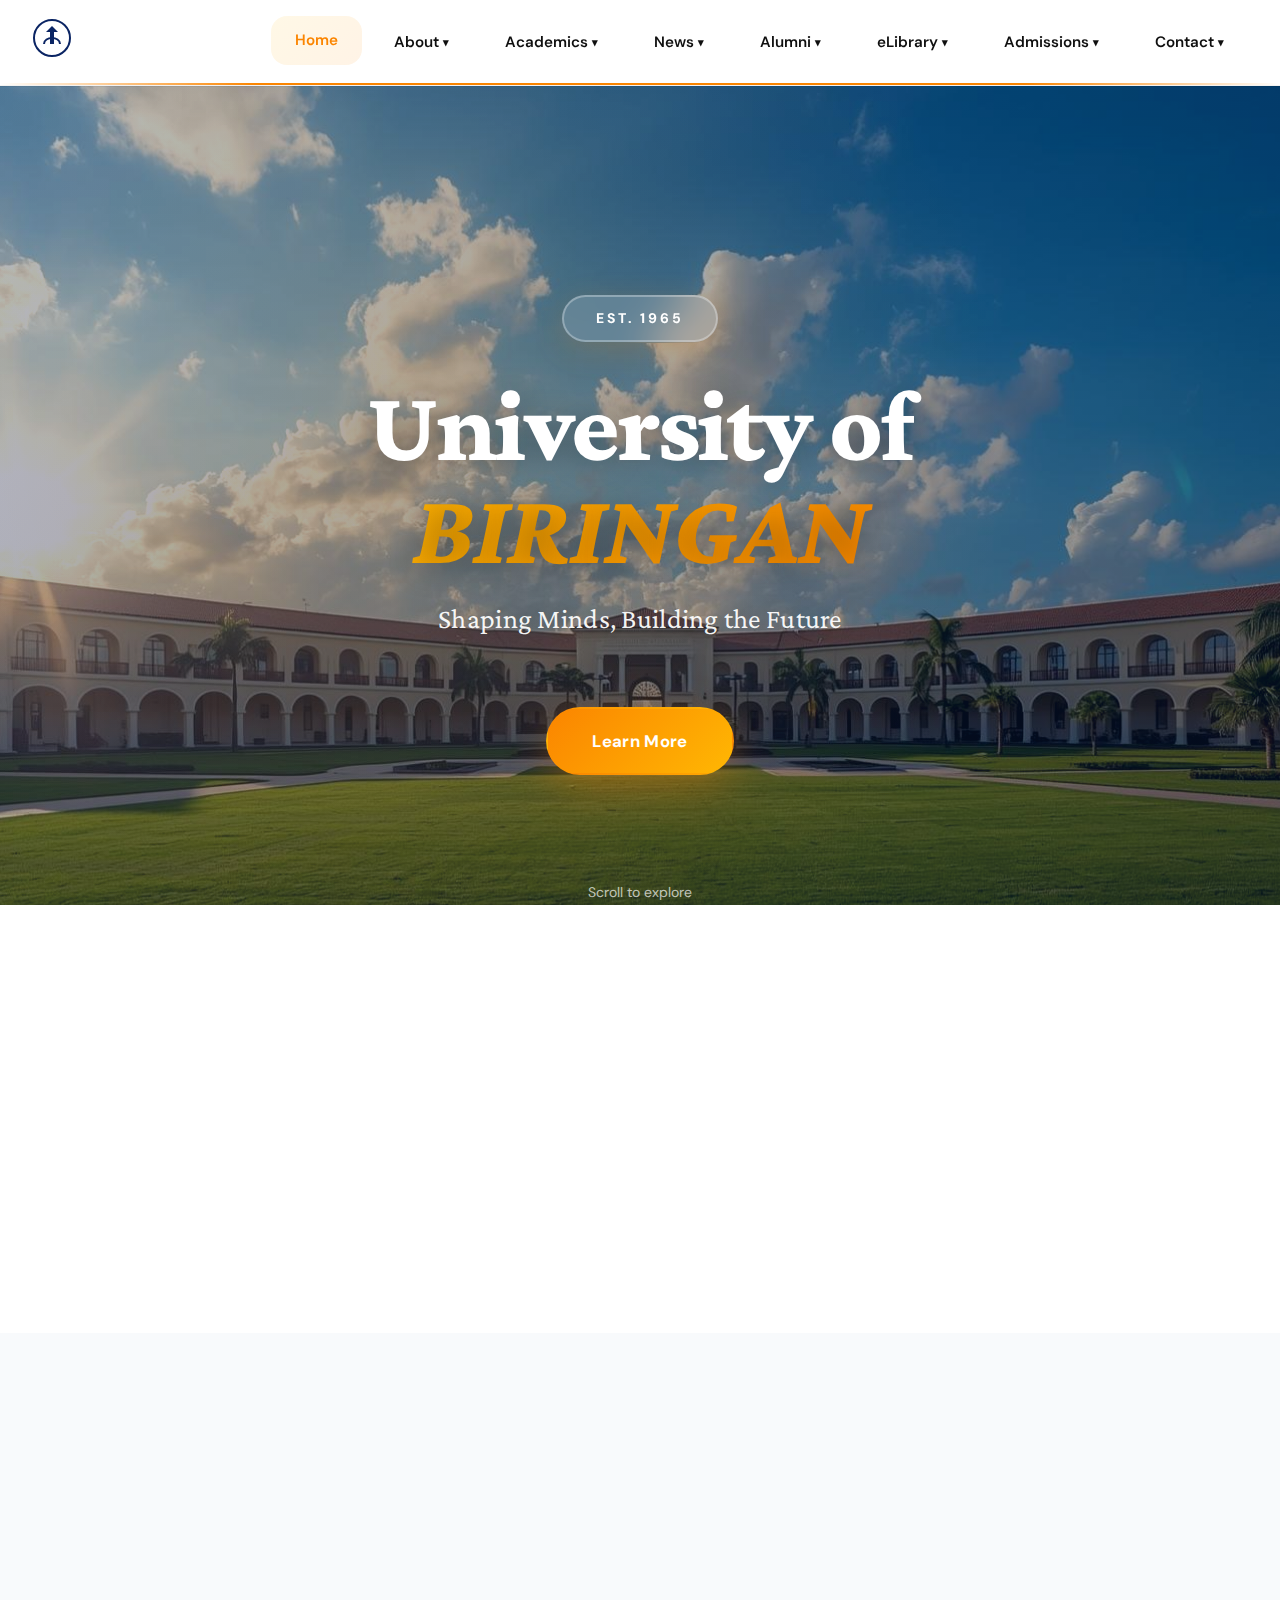
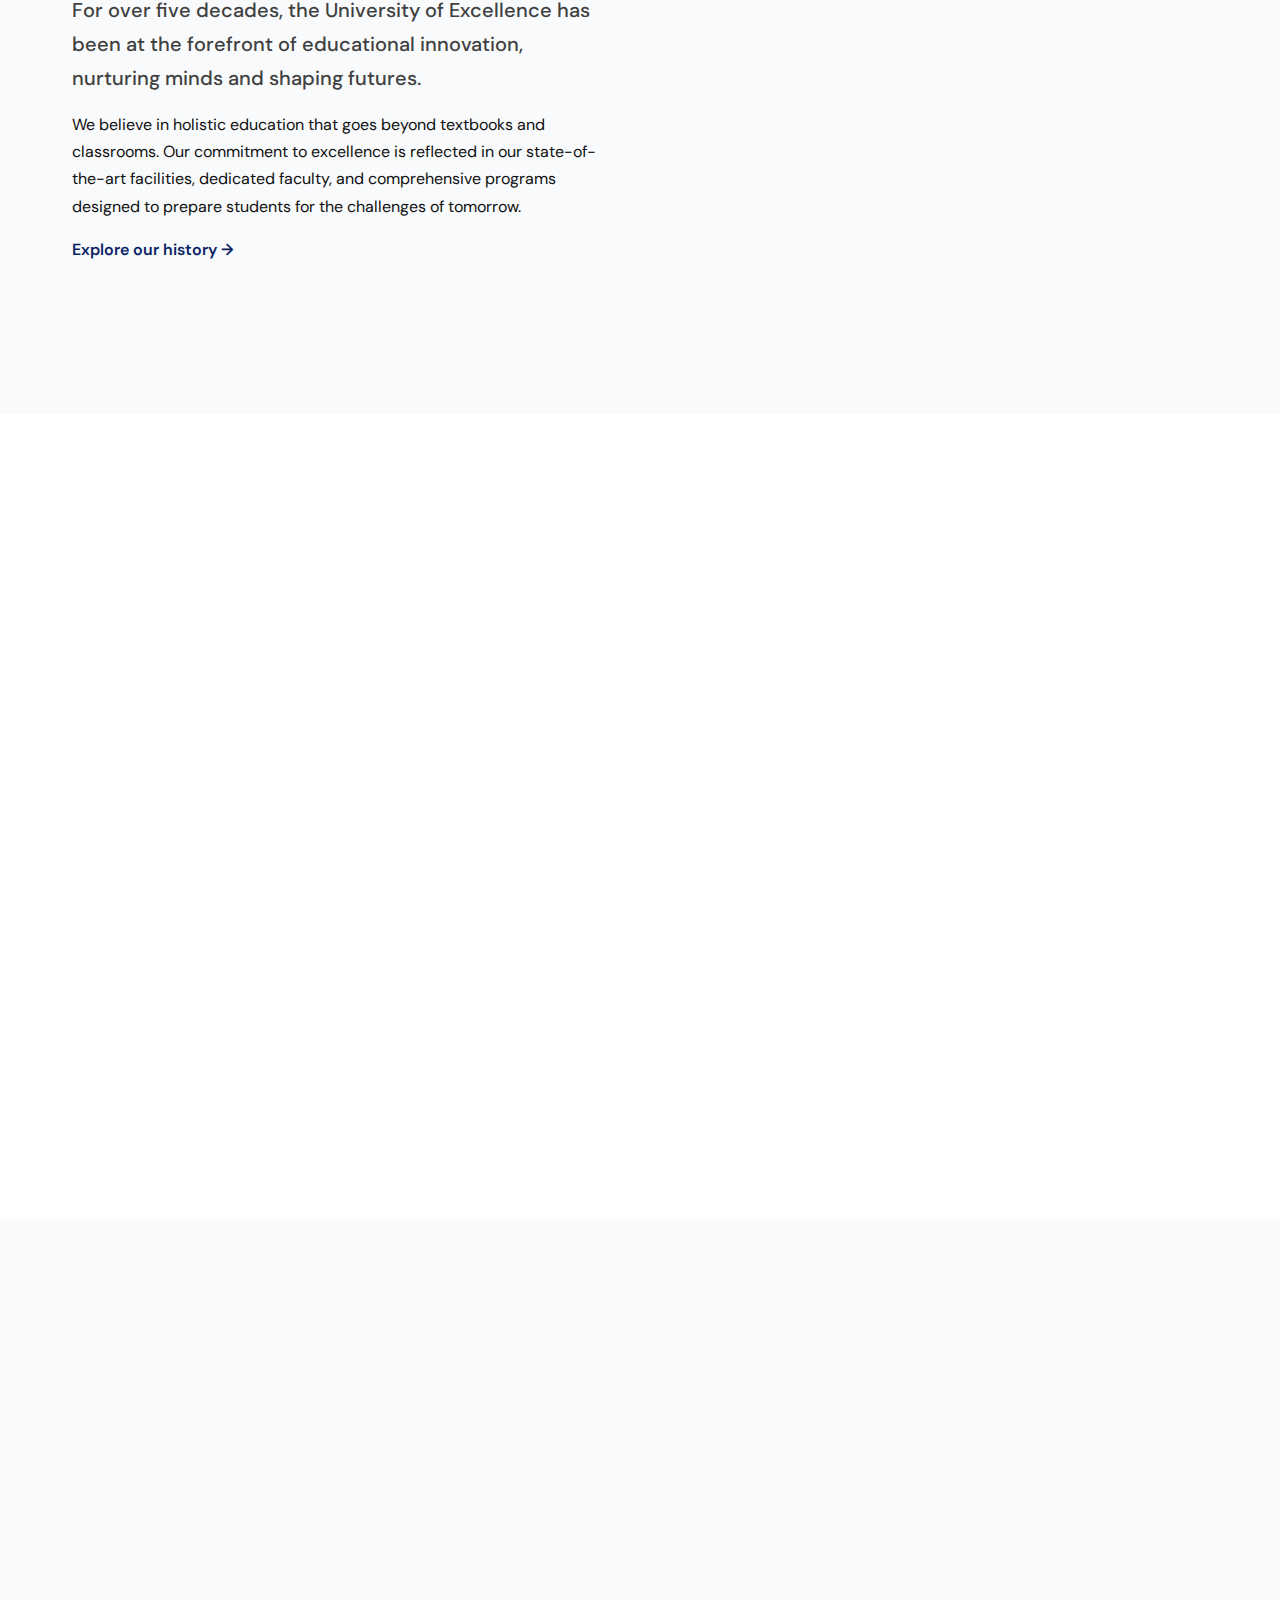
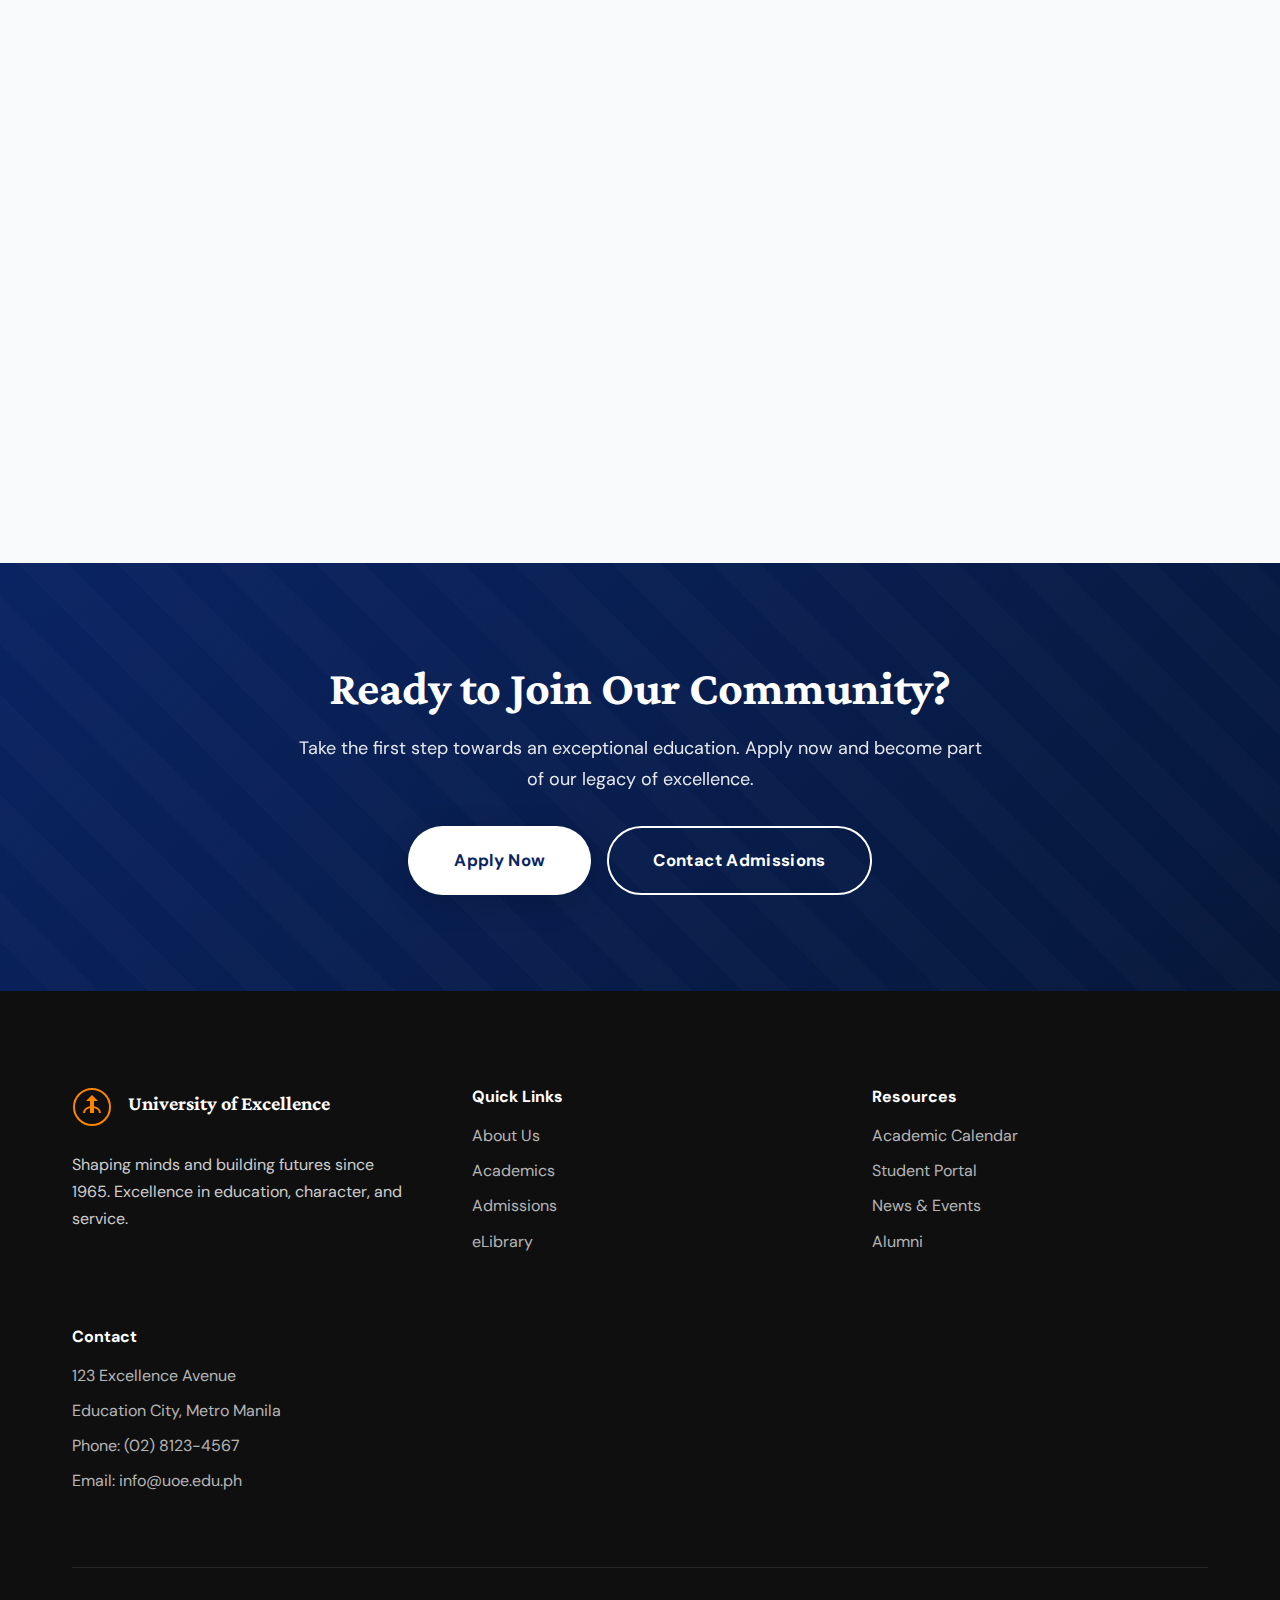
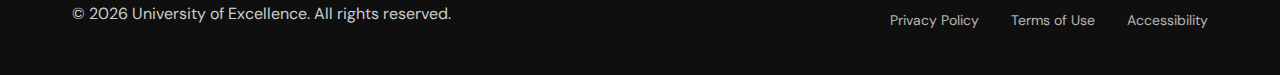
<file: HCI.HTML>
<!DOCTYPE html>
<html lang="en">
<head>
    <meta charset="UTF-8">
    <meta name="viewport" content="width=device-width, initial-scale=1.0">
    <title>University of Excellence - Shaping Minds, Building the Future</title>
    <link rel="stylesheet" href="HCI.CSS">
    <link rel="preconnect" href="https://fonts.googleapis.com">
    <link rel="preconnect" href="https://fonts.gstatic.com" crossorigin>
    <link href="https://fonts.googleapis.com/css2?family=Crimson+Pro:wght@400;600;700&family=DM+Sans:wght@400;500;700&display=swap" rel="stylesheet">
</head>
<body>
    <nav class="navbar">
        <div class="nav-container">
            <div class="nav-brand">
                <div class="school-crest">
                    <svg width="40" height="40" viewBox="0 0 40 40" fill="none">
                        <circle cx="20" cy="20" r="18" stroke="currentColor" stroke-width="2"/>
                        <path d="M20 8L26 14H14L20 8Z" fill="currentColor"/>
                        <rect x="18" y="14" width="4" height="12" fill="currentColor"/>
                        <path d="M12 26C12 22 16 20 20 20C24 20 28 22 28 26" stroke="currentColor" stroke-width="2"/>
                    </svg>
                </div>
                <span class="brand-text">University of Excellence</span>
            </div>
            
            <div class="nav-toggle" id="navToggle">
                <span></span>
                <span></span>
                <span></span>
            </div>

            <ul class="nav-menu" id="navMenu">
                <li class="nav-item"><a href="#home" class="nav-link active">Home</a></li>
                
                <li class="nav-item dropdown">
                    <a href="#about" class="nav-link">About <span class="dropdown-arrow">▾</span></a>
                    <div class="dropdown-menu">
                        <div class="dropdown-section">
                            <h4>General Information</h4>
                            <a href="#history">School History</a>
                            <a href="#mission">Mission and Vision</a>
                            <a href="#values">Core Values</a>
                        </div>
                        <div class="dropdown-section">
                            <h4>Administration and Offices</h4>
                            <a href="#president">School President</a>
                            <a href="#academic-affairs">Academic Affairs Office</a>
                            <a href="#student-services">Student Services Office</a>
                        </div>
                        <div class="dropdown-section">
                            <h4>Campus and Facilities</h4>
                            <a href="#classrooms">Classrooms</a>
                            <a href="#library">Library</a>
                            <a href="#laboratories">Laboratories</a>
                            <a href="#sports">Sports Facilities</a>
                        </div>
                    </div>
                </li>

                <li class="nav-item dropdown">
                    <a href="#academics" class="nav-link">Academics <span class="dropdown-arrow">▾</span></a>
                    <div class="dropdown-menu">
                        <div class="dropdown-section">
                            <h4>Programs Offered</h4>
                            <a href="#elementary">Elementary</a>
                            <a href="#junior-high">Junior High School</a>
                            <a href="#senior-high">Senior High School</a>
                        </div>
                        <div class="dropdown-section">
                            <h4>Academic Resources</h4>
                            <a href="#calendar">Academic Calendar</a>
                        </div>
                    </div>
                </li>

                <li class="nav-item dropdown">
                    <a href="#news" class="nav-link">News <span class="dropdown-arrow">▾</span></a>
                    <div class="dropdown-menu">
                        <a href="#announcements">Announcements</a>
                        <a href="#events">Upcoming Events</a>
                    </div>
                </li>

                <li class="nav-item dropdown">
                    <a href="#alumni" class="nav-link">Alumni <span class="dropdown-arrow">▾</span></a>
                    <div class="dropdown-menu">
                        <a href="#association">Alumni Association</a>
                        <a href="#notable">Notable Alumni</a>
                        <a href="#alumni-events">Alumni Events</a>
                        <a href="#registration">Alumni Registration</a>
                    </div>
                </li>

                <li class="nav-item dropdown">
                    <a href="#elibrary" class="nav-link">eLibrary <span class="dropdown-arrow">▾</span></a>
                    <div class="dropdown-menu">
                        <a href="#digital-books">Digital Books</a>
                        <a href="#journals">Journals and Articles</a>
                        <a href="#research">Research Papers</a>
                        <a href="#modules">School Modules</a>
                        <a href="#guidelines">eLibrary Guidelines</a>
                    </div>
                </li>

                <li class="nav-item dropdown">
                    <a href="#admissions" class="nav-link">Admissions <span class="dropdown-arrow">▾</span></a>
                    <div class="dropdown-menu">
                        <div class="dropdown-section">
                            <h4>Apply & Enroll</h4>
                            <a href="#apply">Apply Now</a>
                            <a href="#enroll">Enroll Online</a>
                            <a href="#procedure">Procedure for Enrollment</a>
                        </div>
                        <div class="dropdown-section">
                            <h4>Admission Requirements</h4>
                            <a href="#requirements">Admission Requirements</a>
                        </div>
                        <div class="dropdown-section">
                            <h4>Tuition & Fees</h4>
                            <a href="#fees">School Fees (2nd Semester SY 2025–2026)</a>
                            <a href="#payment">Payment Procedures</a>
                        </div>
                        <div class="dropdown-section">
                            <h4>Admission Information</h4>
                            <a href="#admission-news">Admission News and Announcements</a>
                            <a href="#brochure">Admissions Brochure</a>
                        </div>
                    </div>
                </li>

                <li class="nav-item dropdown">
                    <a href="#contact" class="nav-link">Contact <span class="dropdown-arrow">▾</span></a>
                    <div class="dropdown-menu">
                        <a href="#contact-info">Contact Information</a>
                        <a href="#inquiry">Inquiry Form</a>
                        <a href="#directory">Office Directory</a>
                        <a href="#map">Campus Map</a>
                    </div>
                </li>
            </ul>
        </div>
    </nav>

    <section class="hero" id="home">
        <div class="hero-background">
            <img src="hci bg.jpg" alt="Campus Background" class="hero-image" loading="eager">
            <div class="hero-overlay"></div>
        </div>
        
        <div class="hero-content">
            <div class="hero-badge">EST. 1965</div>
            <h1 class="hero-title">
                <span class="title-line">University of</span>
                <span class="title-line emphasis">BIRINGAN</span>
            </h1>
            <p class="hero-tagline">Shaping Minds, Building the Future</p>
            
            <div class="hero-buttons">
                <a href="#about" class="btn btn-primary">Learn More</a>
            </div>
        </div>

        <div class="hero-scroll">
            <span>Scroll to explore</span>
            <div class="scroll-indicator"></div>
        </div>
    </section>

    <section class="quick-links">
        <div class="container">
            <div class="quick-link-grid">
                <a href="#admissions" class="quick-link-card">
                    <div class="card-icon">
                        <svg width="32" height="32" viewBox="0 0 32 32" fill="none">
                            <rect x="6" y="6" width="20" height="20" rx="2" stroke="currentColor" stroke-width="2"/>
                            <path d="M12 16L14 18L20 12" stroke="currentColor" stroke-width="2" stroke-linecap="round"/>
                        </svg>
                    </div>
                    <h3>Apply & Enroll</h3>
                    <p>Start your journey with us</p>
                </a>

                <a href="#news" class="quick-link-card">
                    <div class="card-icon">
                        <svg width="32" height="32" viewBox="0 0 32 32" fill="none">
                            <rect x="6" y="8" width="20" height="16" rx="2" stroke="currentColor" stroke-width="2"/>
                            <line x1="10" y1="14" x2="22" y2="14" stroke="currentColor" stroke-width="2"/>
                            <line x1="10" y1="18" x2="18" y2="18" stroke="currentColor" stroke-width="2"/>
                        </svg>
                    </div>
                    <h3>News & Events</h3>
                    <p>Stay updated on campus life</p>
                </a>

                <a href="#" class="quick-link-card">
                    <div class="card-icon">
                        <svg width="32" height="32" viewBox="0 0 32 32" fill="none">
                            <circle cx="16" cy="12" r="4" stroke="currentColor" stroke-width="2"/>
                            <path d="M8 24C8 19.5817 11.5817 16 16 16C20.4183 16 24 19.5817 24 24" stroke="currentColor" stroke-width="2"/>
                        </svg>
                    </div>
                    <h3>Student Portal</h3>
                    <p>Access your account</p>
                </a>

                <a href="#elibrary" class="quick-link-card">
                    <div class="card-icon">
                        <svg width="32" height="32" viewBox="0 0 32 32" fill="none">
                            <path d="M8 6H12V26H8V6Z" stroke="currentColor" stroke-width="2"/>
                            <path d="M14 6H18V26H14V6Z" stroke="currentColor" stroke-width="2"/>
                            <path d="M20 6H24V26H20V6Z" stroke="currentColor" stroke-width="2"/>
                        </svg>
                    </div>
                    <h3>eLibrary</h3>
                    <p>Browse digital resources</p>
                </a>
            </div>
        </div>
    </section>

    <section class="about-preview">
        <div class="container">
            <div class="section-header">
                <span class="section-label">About Us</span>
                <h2>Building Tomorrow's Leaders</h2>
            </div>
            
            <div class="about-content">
                <div class="about-text">
                    <p class="lead">For over five decades, the University of Excellence has been at the forefront of educational innovation, nurturing minds and shaping futures.</p>
                    <p>We believe in holistic education that goes beyond textbooks and classrooms. Our commitment to excellence is reflected in our state-of-the-art facilities, dedicated faculty, and comprehensive programs designed to prepare students for the challenges of tomorrow.</p>
                    <a href="#about" class="text-link">Explore our history →</a>
                </div>
                
                <div class="stats-grid">
                    <div class="stat-card">
                        <div class="stat-number">5,000+</div>
                        <div class="stat-label">Students</div>
                    </div>
                    <div class="stat-card">
                        <div class="stat-number">300+</div>
                        <div class="stat-label">Faculty Members</div>
                    </div>
                    <div class="stat-card">
                        <div class="stat-number">95%</div>
                        <div class="stat-label">Graduate Success Rate</div>
                    </div>
                    <div class="stat-card">
                        <div class="stat-number">50+</div>
                        <div class="stat-label">Years of Excellence</div>
                    </div>
                </div>
            </div>
        </div>
    </section>

    <section class="programs">
        <div class="container">
            <div class="section-header centered">
                <span class="section-label">Academic Programs</span>
                <h2>Empowering Education at Every Level</h2>
            </div>

            <div class="programs-grid">
                <div class="program-card">
                    <div class="program-number">01</div>
                    <h3>Elementary</h3>
                    <p>Building strong foundations through engaging, child-centered learning experiences that foster curiosity and critical thinking.</p>
                    <a href="#elementary" class="card-link">Learn more →</a>
                </div>

                <div class="program-card">
                    <div class="program-number">02</div>
                    <h3>Junior High School</h3>
                    <p>Developing well-rounded individuals with comprehensive core subjects and diverse co-curricular activities.</p>
                    <a href="#junior-high" class="card-link">Learn more →</a>
                </div>

                <div class="program-card">
                    <div class="program-number">03</div>
                    <h3>Senior High School</h3>
                    <p>Preparing students for higher education and career success through specialized tracks and advanced learning.</p>
                    <a href="#senior-high" class="card-link">Learn more →</a>
                </div>
            </div>
        </div>
    </section>

    <section class="news-section">
        <div class="container">
            <div class="section-header">
                <span class="section-label">Latest Updates</span>
                <h2>News & Announcements</h2>
            </div>

            <div class="news-grid">
                <article class="news-card featured">
                    <div class="news-image">
                        <div class="news-badge">Featured</div>
                    </div>
                    <div class="news-content">
                        <div class="news-meta">
                            <span class="news-date">February 10, 2026</span>
                            <span class="news-category">Events</span>
                        </div>
                        <h3>Annual Science Fair 2026: Innovation Showcase</h3>
                        <p>Students present groundbreaking projects in science, technology, and engineering. Join us for three days of innovation and discovery.</p>
                        <a href="#" class="text-link">Read more →</a>
                    </div>
                </article>

                <article class="news-card">
                    <div class="news-content">
                        <div class="news-meta">
                            <span class="news-date">February 8, 2026</span>
                            <span class="news-category">Academics</span>
                        </div>
                        <h3>New STEM Laboratory Opens</h3>
                        <p>State-of-the-art facilities for hands-on learning in science and mathematics.</p>
                        <a href="#" class="text-link">Read more →</a>
                    </div>
                </article>

                <article class="news-card">
                    <div class="news-content">
                        <div class="news-meta">
                            <span class="news-date">February 5, 2026</span>
                            <span class="news-category">Announcements</span>
                        </div>
                        <h3>Enrollment Period Extended</h3>
                        <p>We're extending our enrollment deadline to accommodate more aspiring students.</p>
                        <a href="#" class="text-link">Read more →</a>
                    </div>
                </article>
            </div>
        </div>
    </section>

    <section class="cta-section">
        <div class="container">
            <div class="cta-content">
                <h2>Ready to Join Our Community?</h2>
                <p>Take the first step towards an exceptional education. Apply now and become part of our legacy of excellence.</p>
                <div class="cta-buttons">
                    <a href="#apply" class="btn btn-light">Apply Now</a>
                    <a href="#contact" class="btn btn-outline">Contact Admissions</a>
                </div>
            </div>
        </div>
    </section>

    <footer class="footer">
        <div class="container">
            <div class="footer-grid">
                <div class="footer-column">
                    <div class="footer-brand">
                        <div class="school-crest">
                            <svg width="40" height="40" viewBox="0 0 40 40" fill="none">
                                <circle cx="20" cy="20" r="18" stroke="currentColor" stroke-width="2"/>
                                <path d="M20 8L26 14H14L20 8Z" fill="currentColor"/>
                                <rect x="18" y="14" width="4" height="12" fill="currentColor"/>
                                <path d="M12 26C12 22 16 20 20 20C24 20 28 22 28 26" stroke="currentColor" stroke-width="2"/>
                            </svg>
                        </div>
                        <h3>University of Excellence</h3>
                    </div>
                    <p>Shaping minds and building futures since 1965. Excellence in education, character, and service.</p>
                </div>

                <div class="footer-column">
                    <h4>Quick Links</h4>
                    <ul>
                        <li><a href="#about">About Us</a></li>
                        <li><a href="#academics">Academics</a></li>
                        <li><a href="#admissions">Admissions</a></li>
                        <li><a href="#elibrary">eLibrary</a></li>
                    </ul>
                </div>

                <div class="footer-column">
                    <h4>Resources</h4>
                    <ul>
                        <li><a href="#calendar">Academic Calendar</a></li>
                        <li><a href="#">Student Portal</a></li>
                        <li><a href="#news">News & Events</a></li>
                        <li><a href="#alumni">Alumni</a></li>
                    </ul>
                </div>

                <div class="footer-column">
                    <h4>Contact</h4>
                    <ul class="contact-info">
                        <li>123 Excellence Avenue</li>
                        <li>Education City, Metro Manila</li>
                        <li>Phone: (02) 8123-4567</li>
                        <li>Email: info@uoe.edu.ph</li>
                    </ul>
                </div>
            </div>

            <div class="footer-bottom">
                <p>&copy; 2026 University of Excellence. All rights reserved.</p>
                <div class="footer-links">
                    <a href="#">Privacy Policy</a>
                    <a href="#">Terms of Use</a>
                    <a href="#">Accessibility</a>
                </div>
            </div>
        </div>
    </footer>

    <script src="HCI.JS"></script>
</body>
</html>
</file>
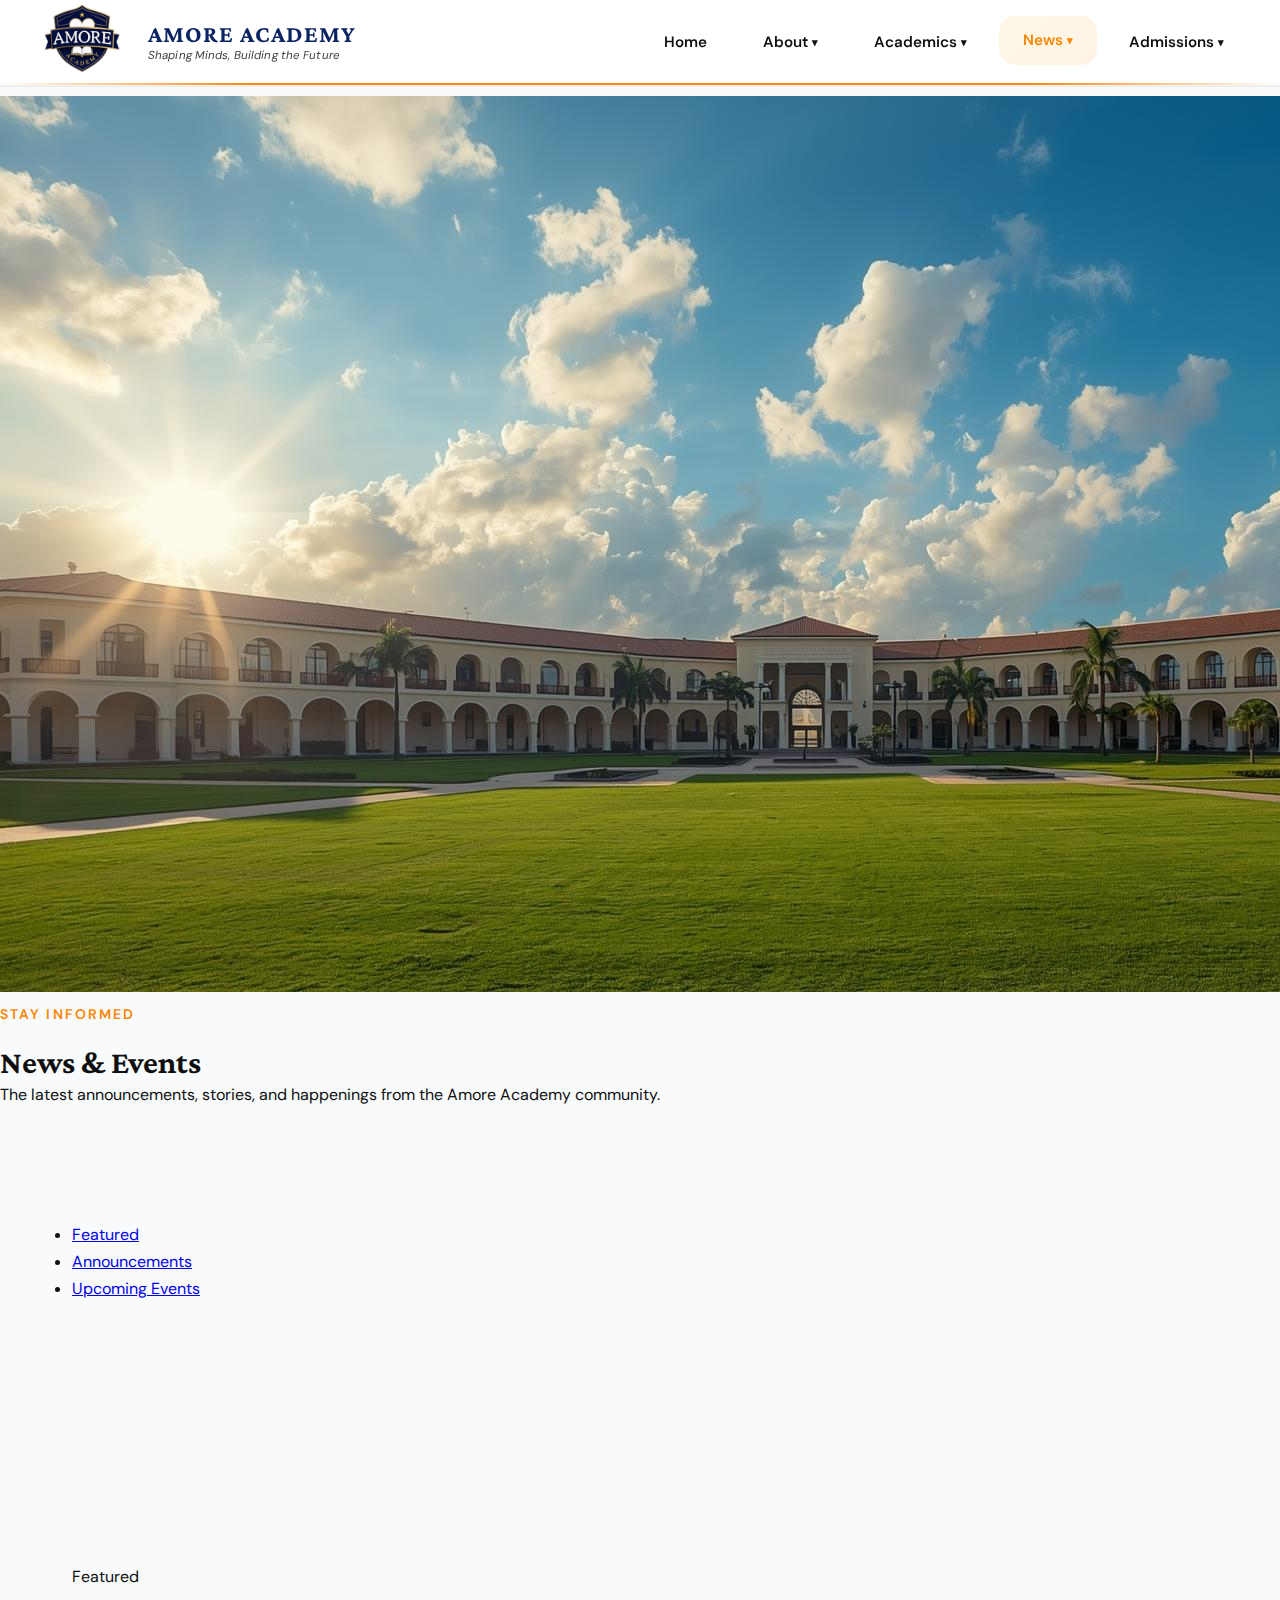
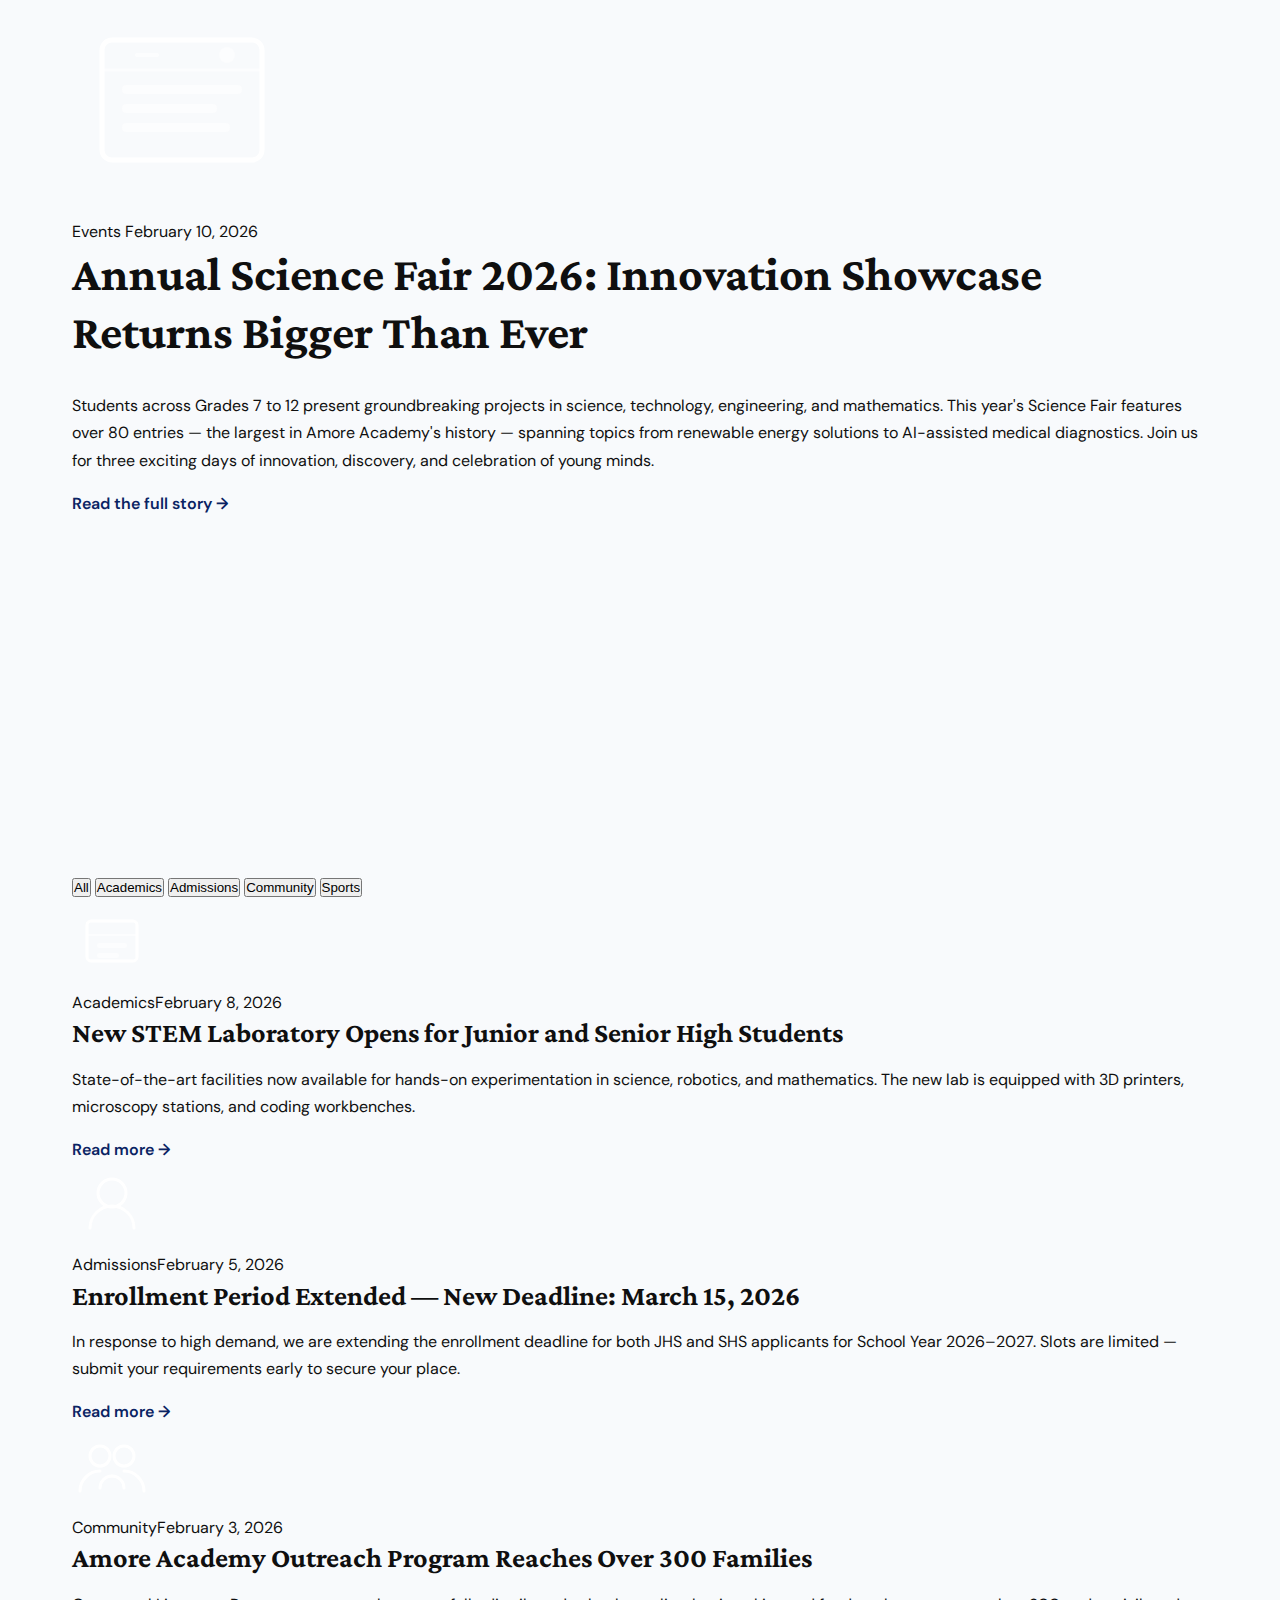
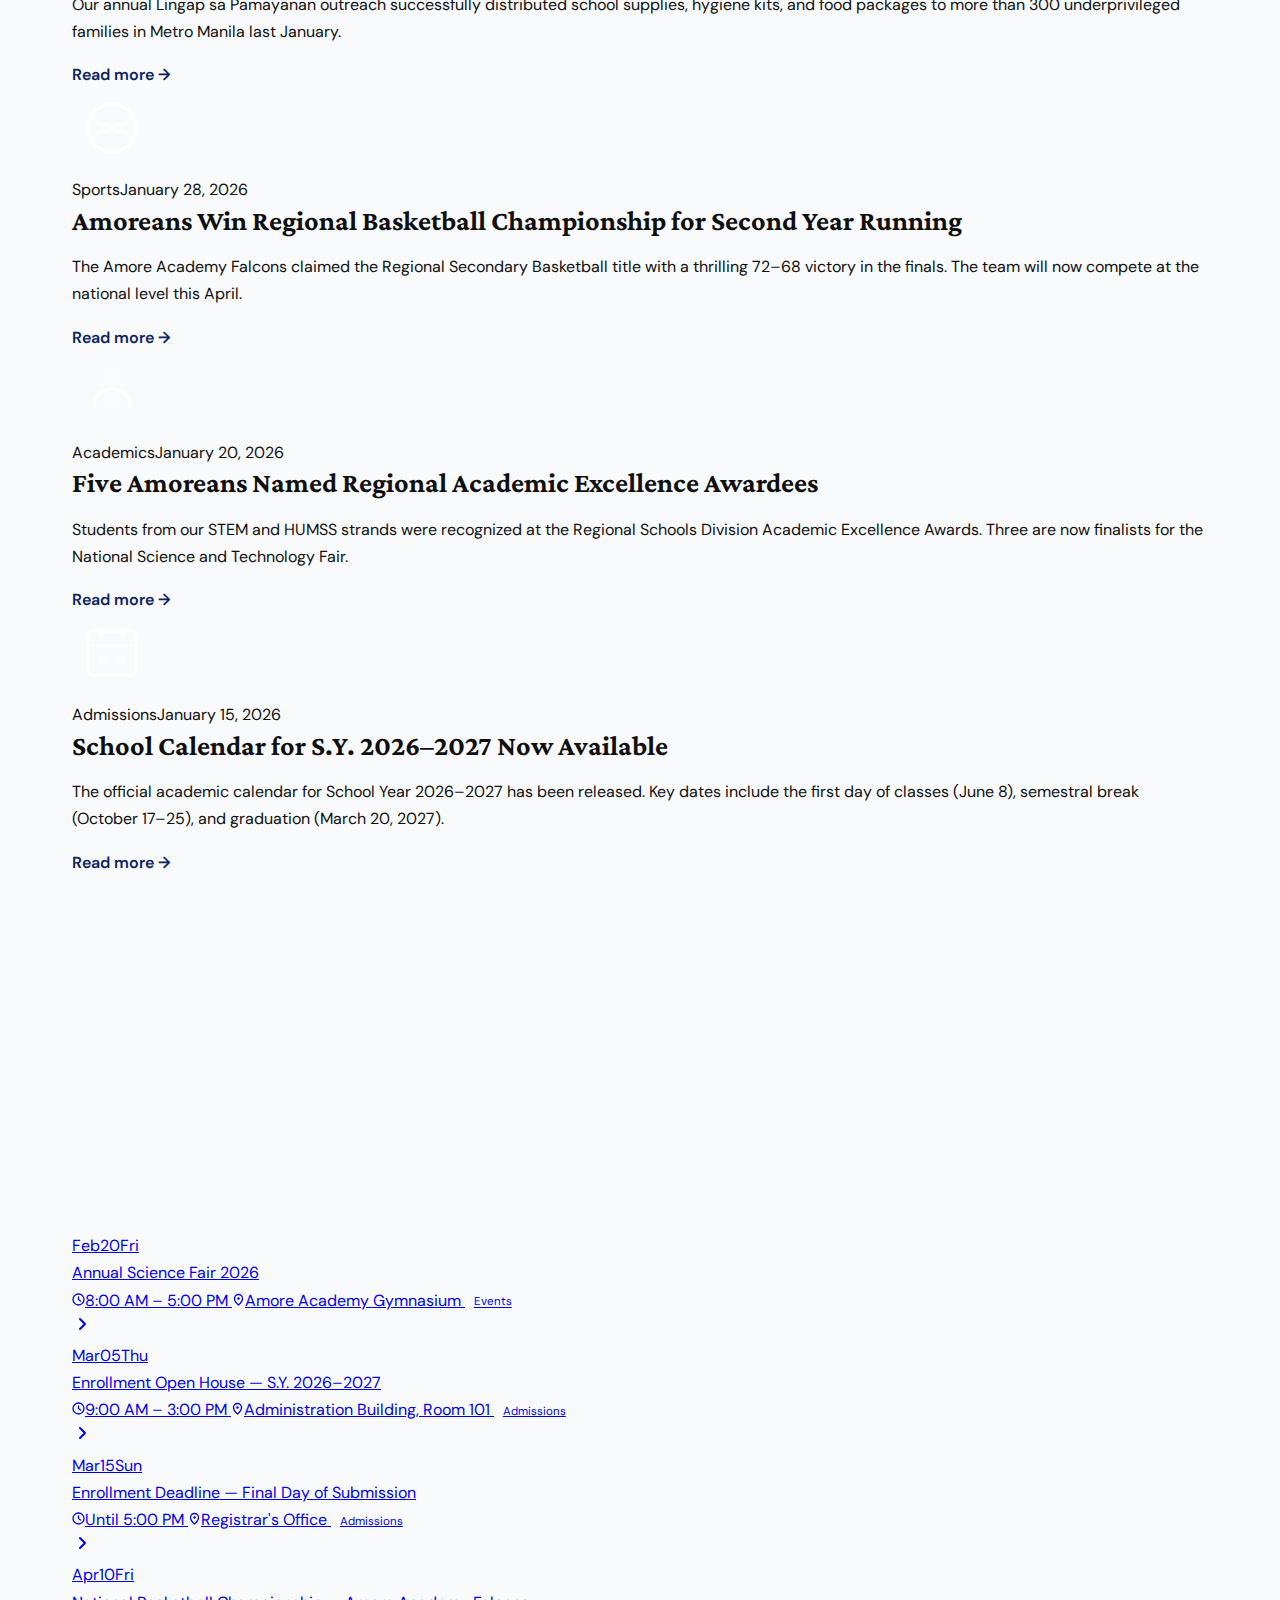
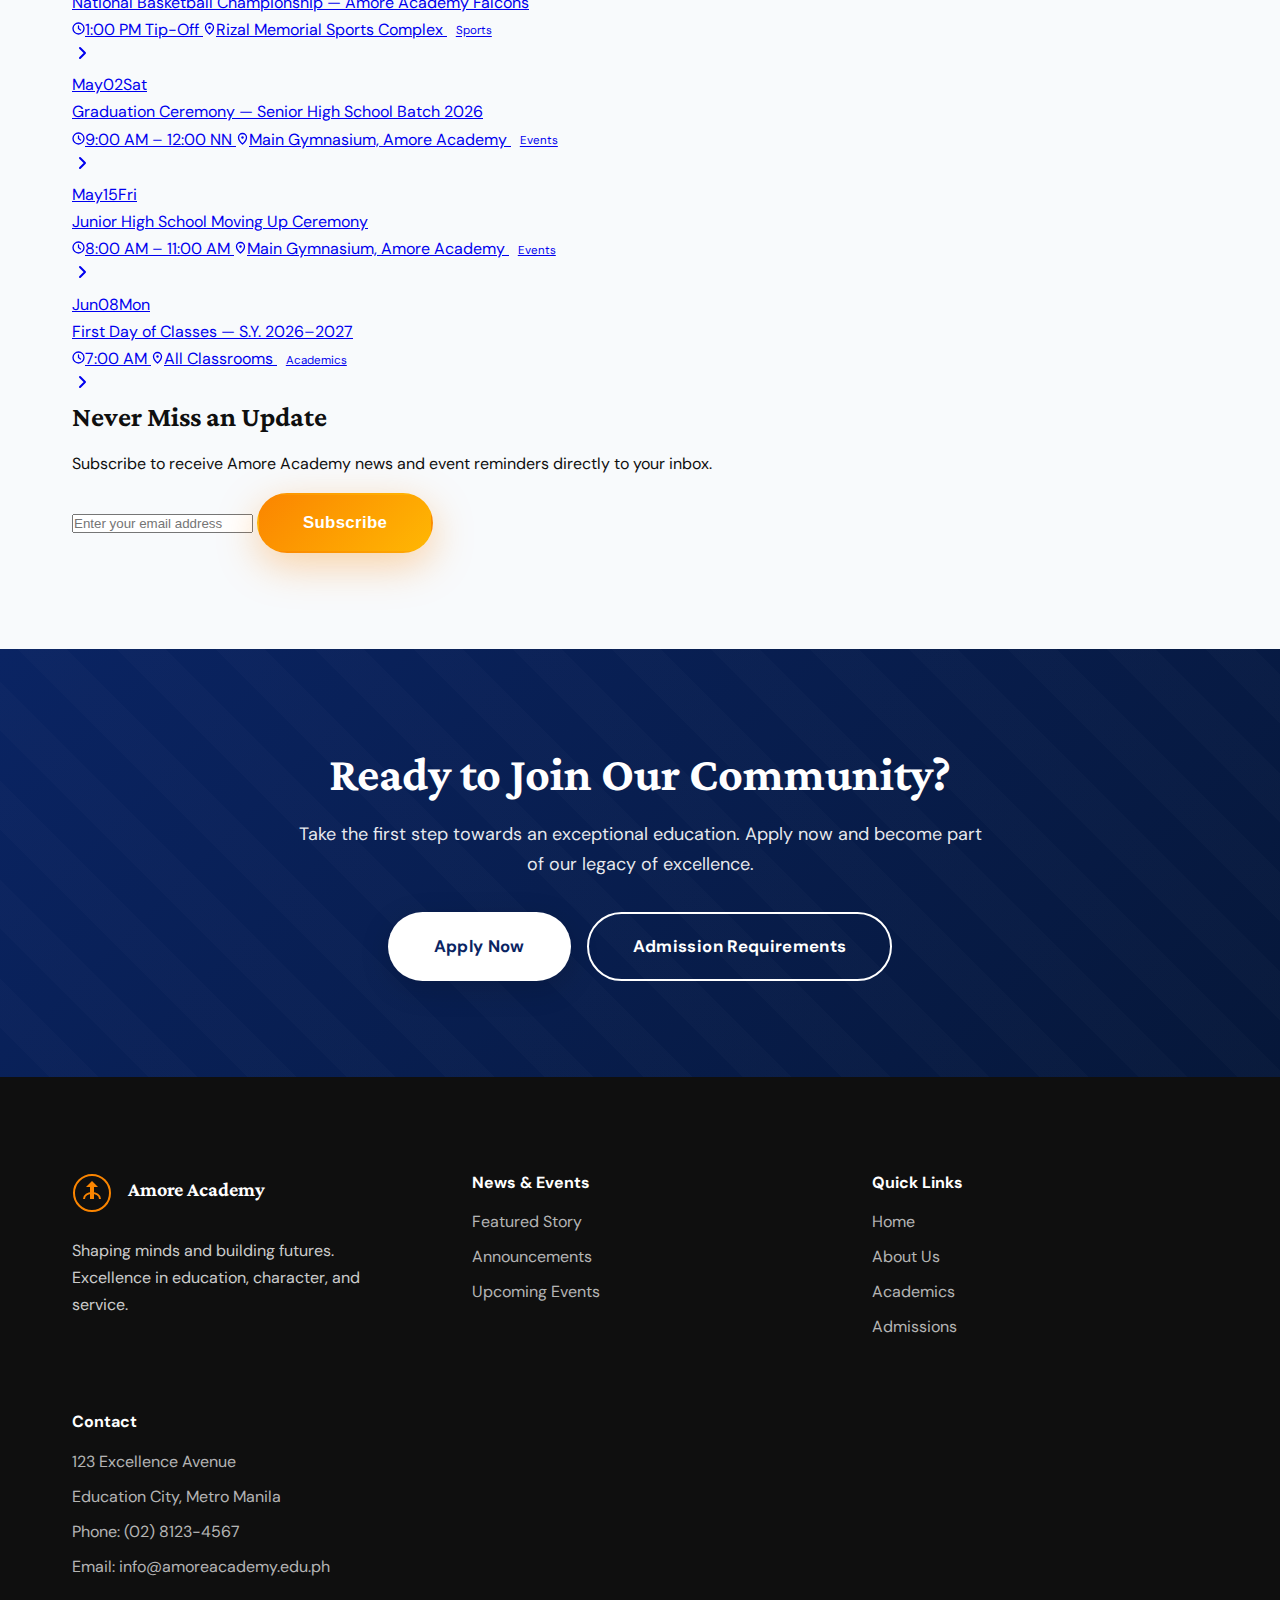
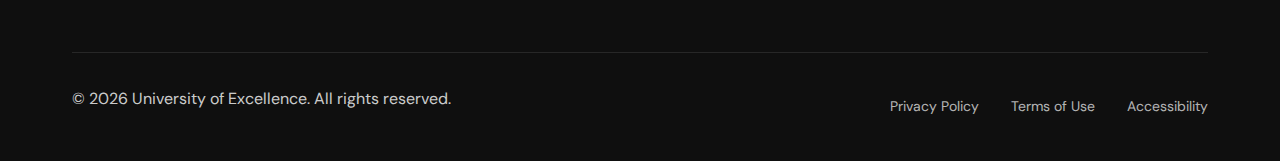
<file: news.html>
<!DOCTYPE html>
<html lang="en">
<head>
    <meta charset="UTF-8">
    <meta name="viewport" content="width=device-width, initial-scale=1.0">
    <title>News &amp; Events — Amore Academy</title>
    <link rel="stylesheet" href="1HCI.CSS">
    <link rel="icon" type="image/png" href="icon.png">
    <link rel="preconnect" href="https://fonts.googleapis.com">
    <link rel="preconnect" href="https://fonts.gstatic.com" crossorigin>
    <link href="https://fonts.googleapis.com/css2?family=Crimson+Pro:wght@400;600;700&family=DM+Sans:wght@400;500;700&display=swap" rel="stylesheet">
</head>
<body>

    <nav class="navbar">
        <div class="nav-container">
            <div class="nav-brand">
                <div class="school-crest">
                    <a href="1HCI.HTML"><img src="Amore_Academy_Logo.png" width="100px"></a>
                </div>
                <div class="brand-text-block">
                    <span class="brand-name">AMORE ACADEMY</span>
                    <span class="brand-tagline">Shaping Minds, Building the Future</span>
                </div>
            </div>
            <div class="nav-toggle" id="navToggle"><span></span><span></span><span></span></div>
            <ul class="nav-menu" id="navMenu">
                <li class="nav-item"><a href="1HCI.HTML" class="nav-link">Home</a></li>
                <li class="nav-item dropdown">
                    <a href="about.html" class="nav-link">About <span class="dropdown-arrow">▾</span></a>
                    <div class="dropdown-menu">
                        <div class="dropdown-section">
                            <h4>General Information</h4>
                            <a href="about.html#history">School History</a>
                            <a href="about.html#mission-vision">Mission and Vision</a>
                            <a href="about.html#core-values">Core Values</a>
                        </div>
                    </div>
                </li>
                <li class="nav-item dropdown">
                    <a href="academics.html" class="nav-link">Academics <span class="dropdown-arrow">▾</span></a>
                    <div class="dropdown-menu">
                        <div class="dropdown-section">
                            <h4>Programs Offered</h4>
                            <a href="academics.html#junior-high">Junior High School</a>
                            <a href="academics.html#senior-high">Senior High School</a>
                        </div>
                    </div>
                </li>
                <li class="nav-item dropdown">
                    <a href="news.html" class="nav-link active">News <span class="dropdown-arrow">▾</span></a>
                    <div class="dropdown-menu">
                        <a href="#announcements">Announcements</a>
                        <a href="#events">Upcoming Events</a>
                    </div>
                </li>
                <li class="nav-item dropdown">
                    <a href="admissions.html" class="nav-link">Admissions <span class="dropdown-arrow">▾</span></a>
                    <div class="dropdown-menu">
                        <div class="dropdown-section">
                            <h4>Apply &amp; Enroll</h4>
                            <a href="admissions.html#apply">Apply Now</a>
                            <a href="admissions.html#enroll">Enroll Online</a>
                            <a href="admissions.html#procedure">Procedure for Enrollment</a>
                        </div>
                        <div class="dropdown-section">
                            <h4>Admission Requirements</h4>
                            <a href="admissions.html#requirements-jhs">Junior High School</a>
                            <a href="admissions.html#requirements-shs">Senior High School</a>
                        </div>
                    </div>
                </li>
            </ul>
        </div>
    </nav>

    <section class="news-page-hero">
        <div class="news-page-hero-bg">
            <img src="hci bg.jpg" alt="Campus" class="news-page-hero-img" loading="eager">
            <div class="news-page-hero-overlay"></div>
        </div>
        <div class="news-page-hero-content">
            <span class="section-label">Stay Informed</span>
            <h1 class="news-page-hero-title">News &amp; Events</h1>
            <p class="news-page-hero-description">The latest announcements, stories, and happenings from the Amore Academy community.</p>
        </div>
    </section>

    <nav class="news-page-subnav">
        <div class="container">
            <ul class="news-page-subnav-list">
                <li><a href="#featured"      class="news-page-subnav-link">Featured</a></li>
                <li><a href="#announcements" class="news-page-subnav-link">Announcements</a></li>
                <li><a href="#events"        class="news-page-subnav-link">Upcoming Events</a></li>
            </ul>
        </div>
    </nav>

    <section class="news-page-section" id="featured">
        <div class="container">
            <div class="section-header">
                <span class="section-label">Top Story</span>
                <h2>Featured</h2>
            </div>
            <div class="news-page-featured">
                <div class="news-page-featured-visual">
                    <div class="news-page-featured-badge">Featured</div>
                    <div class="news-page-featured-visual-icon">
                        <svg width="220" height="220" viewBox="0 0 220 220" fill="none">
                            <rect x="30" y="50" width="160" height="120" rx="10" stroke="white" stroke-width="5"/>
                            <path d="M30 80H190" stroke="white" stroke-width="3" opacity="0.5"/>
                            <rect x="50" y="95" width="120" height="9" rx="4" fill="white" opacity="0.5"/>
                            <rect x="50" y="114" width="95" height="9" rx="4" fill="white" opacity="0.5"/>
                            <rect x="50" y="133" width="108" height="9" rx="4" fill="white" opacity="0.5"/>
                            <path d="M65 65H85" stroke="white" stroke-width="4" stroke-linecap="round" opacity="0.6"/>
                            <circle cx="155" cy="65" r="8" fill="white" opacity="0.5"/>
                        </svg>
                    </div>
                </div>
                <div class="news-page-featured-body">
                    <div class="news-page-featured-meta">
                        <span class="news-page-tag news-page-tag--events">Events</span>
                        <span class="news-page-date">February 10, 2026</span>
                    </div>
                    <h2 class="news-page-featured-title">Annual Science Fair 2026: Innovation Showcase Returns Bigger Than Ever</h2>
                    <p class="news-page-featured-excerpt">Students across Grades 7 to 12 present groundbreaking projects in science, technology, engineering, and mathematics. This year's Science Fair features over 80 entries — the largest in Amore Academy's history — spanning topics from renewable energy solutions to AI-assisted medical diagnostics. Join us for three exciting days of innovation, discovery, and celebration of young minds.</p>
                    <a href="#" class="text-link">Read the full story →</a>
                </div>
            </div>
        </div>
    </section>

    <section class="news-page-section news-page-section--alt" id="announcements">
        <div class="container">
            <div class="section-header">
                <span class="section-label">Latest Updates</span>
                <h2>Announcements</h2>
            </div>
            <div class="news-page-filter-bar">
                <button class="news-page-filter-btn active">All</button>
                <button class="news-page-filter-btn">Academics</button>
                <button class="news-page-filter-btn">Admissions</button>
                <button class="news-page-filter-btn">Community</button>
                <button class="news-page-filter-btn">Sports</button>
            </div>
            <div class="news-page-grid">
                <article class="news-page-article-card">
                    <div class="news-page-article-thumb news-page-article-thumb--academics">
                        <div class="news-page-article-thumb-icon"><svg width="80" height="80" viewBox="0 0 80 80" fill="none"><rect x="15" y="20" width="50" height="40" rx="4" stroke="white" stroke-width="3"/><path d="M15 34H65" stroke="white" stroke-width="2" opacity="0.6"/><rect x="25" y="42" width="30" height="5" rx="2" fill="white" opacity="0.5"/><rect x="25" y="52" width="22" height="5" rx="2" fill="white" opacity="0.5"/></svg></div>
                    </div>
                    <div class="news-page-article-body">
                        <div class="news-page-article-meta"><span class="news-page-tag news-page-tag--academics">Academics</span><span class="news-page-date">February 8, 2026</span></div>
                        <h3 class="news-page-article-title">New STEM Laboratory Opens for Junior and Senior High Students</h3>
                        <p class="news-page-article-excerpt">State-of-the-art facilities now available for hands-on experimentation in science, robotics, and mathematics. The new lab is equipped with 3D printers, microscopy stations, and coding workbenches.</p>
                        <a href="#" class="text-link">Read more →</a>
                    </div>
                </article>
                <article class="news-page-article-card">
                    <div class="news-page-article-thumb news-page-article-thumb--announcements">
                        <div class="news-page-article-thumb-icon"><svg width="80" height="80" viewBox="0 0 80 80" fill="none"><circle cx="40" cy="30" r="14" stroke="white" stroke-width="3"/><path d="M18 65C18 52.85 27.85 43 40 43C52.15 43 62 52.85 62 65" stroke="white" stroke-width="3" stroke-linecap="round"/></svg></div>
                    </div>
                    <div class="news-page-article-body">
                        <div class="news-page-article-meta"><span class="news-page-tag news-page-tag--announcements">Admissions</span><span class="news-page-date">February 5, 2026</span></div>
                        <h3 class="news-page-article-title">Enrollment Period Extended — New Deadline: March 15, 2026</h3>
                        <p class="news-page-article-excerpt">In response to high demand, we are extending the enrollment deadline for both JHS and SHS applicants for School Year 2026–2027. Slots are limited — submit your requirements early to secure your place.</p>
                        <a href="#" class="text-link">Read more →</a>
                    </div>
                </article>
                <article class="news-page-article-card">
                    <div class="news-page-article-thumb news-page-article-thumb--community">
                        <div class="news-page-article-thumb-icon"><svg width="80" height="80" viewBox="0 0 80 80" fill="none"><circle cx="28" cy="30" r="10" stroke="white" stroke-width="3"/><circle cx="52" cy="30" r="10" stroke="white" stroke-width="3"/><path d="M8 65C8 53.95 17.40 45 28 45" stroke="white" stroke-width="3" stroke-linecap="round"/><path d="M72 65C72 53.95 62.6 45 52 45" stroke="white" stroke-width="3" stroke-linecap="round"/><path d="M40 50C46.63 50 52 55.37 52 62" stroke="white" stroke-width="3" stroke-linecap="round"/><path d="M40 50C33.37 50 28 55.37 28 62" stroke="white" stroke-width="3" stroke-linecap="round"/></svg></div>
                    </div>
                    <div class="news-page-article-body">
                        <div class="news-page-article-meta"><span class="news-page-tag news-page-tag--community">Community</span><span class="news-page-date">February 3, 2026</span></div>
                        <h3 class="news-page-article-title">Amore Academy Outreach Program Reaches Over 300 Families</h3>
                        <p class="news-page-article-excerpt">Our annual Lingap sa Pamayanan outreach successfully distributed school supplies, hygiene kits, and food packages to more than 300 underprivileged families in Metro Manila last January.</p>
                        <a href="#" class="text-link">Read more →</a>
                    </div>
                </article>
                <article class="news-page-article-card">
                    <div class="news-page-article-thumb news-page-article-thumb--sports">
                        <div class="news-page-article-thumb-icon"><svg width="80" height="80" viewBox="0 0 80 80" fill="none"><circle cx="40" cy="40" r="24" stroke="white" stroke-width="3"/><path d="M20 28C25 33 30 38 40 38C50 38 55 33 60 28" stroke="white" stroke-width="2.5" stroke-linecap="round"/><path d="M20 52C25 47 30 42 40 42C50 42 55 47 60 52" stroke="white" stroke-width="2.5" stroke-linecap="round"/></svg></div>
                    </div>
                    <div class="news-page-article-body">
                        <div class="news-page-article-meta"><span class="news-page-tag news-page-tag--sports">Sports</span><span class="news-page-date">January 28, 2026</span></div>
                        <h3 class="news-page-article-title">Amoreans Win Regional Basketball Championship for Second Year Running</h3>
                        <p class="news-page-article-excerpt">The Amore Academy Falcons claimed the Regional Secondary Basketball title with a thrilling 72–68 victory in the finals. The team will now compete at the national level this April.</p>
                        <a href="#" class="text-link">Read more →</a>
                    </div>
                </article>
                <article class="news-page-article-card">
                    <div class="news-page-article-thumb news-page-article-thumb--academics">
                        <div class="news-page-article-thumb-icon"><svg width="80" height="80" viewBox="0 0 80 80" fill="none"><path d="M40 12L52 26H28L40 12Z" stroke="white" stroke-width="3" stroke-linejoin="round" fill="white" opacity="0.3"/><rect x="34" y="26" width="12" height="30" fill="white" opacity="0.3"/><path d="M22 56C22 46.06 30.06 38 40 38C49.94 38 58 46.06 58 56" stroke="white" stroke-width="3" stroke-linecap="round"/></svg></div>
                    </div>
                    <div class="news-page-article-body">
                        <div class="news-page-article-meta"><span class="news-page-tag news-page-tag--academics">Academics</span><span class="news-page-date">January 20, 2026</span></div>
                        <h3 class="news-page-article-title">Five Amoreans Named Regional Academic Excellence Awardees</h3>
                        <p class="news-page-article-excerpt">Students from our STEM and HUMSS strands were recognized at the Regional Schools Division Academic Excellence Awards. Three are now finalists for the National Science and Technology Fair.</p>
                        <a href="#" class="text-link">Read more →</a>
                    </div>
                </article>
                <article class="news-page-article-card">
                    <div class="news-page-article-thumb news-page-article-thumb--announcements">
                        <div class="news-page-article-thumb-icon"><svg width="80" height="80" viewBox="0 0 80 80" fill="none"><rect x="16" y="18" width="48" height="44" rx="5" stroke="white" stroke-width="3"/><path d="M16 32H64" stroke="white" stroke-width="2.5" opacity="0.6"/><rect x="26" y="14" width="6" height="10" rx="3" fill="white" opacity="0.7"/><rect x="48" y="14" width="6" height="10" rx="3" fill="white" opacity="0.7"/><rect x="26" y="42" width="10" height="10" rx="2" fill="white" opacity="0.5"/><rect x="44" y="42" width="10" height="10" rx="2" fill="white" opacity="0.5"/></svg></div>
                    </div>
                    <div class="news-page-article-body">
                        <div class="news-page-article-meta"><span class="news-page-tag news-page-tag--announcements">Admissions</span><span class="news-page-date">January 15, 2026</span></div>
                        <h3 class="news-page-article-title">School Calendar for S.Y. 2026–2027 Now Available</h3>
                        <p class="news-page-article-excerpt">The official academic calendar for School Year 2026–2027 has been released. Key dates include the first day of classes (June 8), semestral break (October 17–25), and graduation (March 20, 2027).</p>
                        <a href="#" class="text-link">Read more →</a>
                    </div>
                </article>
            </div>
        </div>
    </section>

    <section class="news-page-section" id="events">
        <div class="container">
            <div class="section-header">
                <span class="section-label">Mark Your Calendar</span>
                <h2>Upcoming Events</h2>
            </div>
            <div class="news-page-events-list">

                <a href="#" class="news-page-event-item">
                    <div class="news-page-event-date-block"><span class="news-page-event-month">Feb</span><span class="news-page-event-day">20</span><span class="news-page-event-weekday">Fri</span></div>
                    <div class="news-page-event-info">
                        <div class="news-page-event-title">Annual Science Fair 2026</div>
                        <div class="news-page-event-details">
                            <span class="news-page-event-detail-item"><svg width="13" height="13" viewBox="0 0 13 13" fill="none"><circle cx="6.5" cy="6.5" r="5.5" stroke="currentColor" stroke-width="1.3"/><path d="M6.5 4V6.5L8.5 8" stroke="currentColor" stroke-width="1.3" stroke-linecap="round"/></svg>8:00 AM – 5:00 PM</span>
                            <span class="news-page-event-detail-item"><svg width="13" height="13" viewBox="0 0 13 13" fill="none"><path d="M6.5 1.5C4.29 1.5 2.5 3.29 2.5 5.5C2.5 8.5 6.5 12 6.5 12C6.5 12 10.5 8.5 10.5 5.5C10.5 3.29 8.71 1.5 6.5 1.5Z" stroke="currentColor" stroke-width="1.3"/><circle cx="6.5" cy="5.5" r="1.2" fill="currentColor"/></svg>Amore Academy Gymnasium</span>
                            <span class="news-page-tag news-page-tag--events" style="font-size:0.72rem;padding:0.15rem 0.55rem;">Events</span>
                        </div>
                    </div>
                    <svg class="news-page-event-chevron" width="20" height="20" viewBox="0 0 20 20" fill="none"><path d="M8 5L13 10L8 15" stroke="currentColor" stroke-width="2" stroke-linecap="round" stroke-linejoin="round"/></svg>
                </a>

                <a href="admissions.html#apply" class="news-page-event-item">
                    <div class="news-page-event-date-block"><span class="news-page-event-month">Mar</span><span class="news-page-event-day">05</span><span class="news-page-event-weekday">Thu</span></div>
                    <div class="news-page-event-info">
                        <div class="news-page-event-title">Enrollment Open House — S.Y. 2026–2027</div>
                        <div class="news-page-event-details">
                            <span class="news-page-event-detail-item"><svg width="13" height="13" viewBox="0 0 13 13" fill="none"><circle cx="6.5" cy="6.5" r="5.5" stroke="currentColor" stroke-width="1.3"/><path d="M6.5 4V6.5L8.5 8" stroke="currentColor" stroke-width="1.3" stroke-linecap="round"/></svg>9:00 AM – 3:00 PM</span>
                            <span class="news-page-event-detail-item"><svg width="13" height="13" viewBox="0 0 13 13" fill="none"><path d="M6.5 1.5C4.29 1.5 2.5 3.29 2.5 5.5C2.5 8.5 6.5 12 6.5 12C6.5 12 10.5 8.5 10.5 5.5C10.5 3.29 8.71 1.5 6.5 1.5Z" stroke="currentColor" stroke-width="1.3"/><circle cx="6.5" cy="5.5" r="1.2" fill="currentColor"/></svg>Administration Building, Room 101</span>
                            <span class="news-page-tag news-page-tag--announcements" style="font-size:0.72rem;padding:0.15rem 0.55rem;">Admissions</span>
                        </div>
                    </div>
                    <svg class="news-page-event-chevron" width="20" height="20" viewBox="0 0 20 20" fill="none"><path d="M8 5L13 10L8 15" stroke="currentColor" stroke-width="2" stroke-linecap="round" stroke-linejoin="round"/></svg>
                </a>

                <a href="admissions.html#enroll" class="news-page-event-item">
                    <div class="news-page-event-date-block"><span class="news-page-event-month">Mar</span><span class="news-page-event-day">15</span><span class="news-page-event-weekday">Sun</span></div>
                    <div class="news-page-event-info">
                        <div class="news-page-event-title">Enrollment Deadline — Final Day of Submission</div>
                        <div class="news-page-event-details">
                            <span class="news-page-event-detail-item"><svg width="13" height="13" viewBox="0 0 13 13" fill="none"><circle cx="6.5" cy="6.5" r="5.5" stroke="currentColor" stroke-width="1.3"/><path d="M6.5 4V6.5L8.5 8" stroke="currentColor" stroke-width="1.3" stroke-linecap="round"/></svg>Until 5:00 PM</span>
                            <span class="news-page-event-detail-item"><svg width="13" height="13" viewBox="0 0 13 13" fill="none"><path d="M6.5 1.5C4.29 1.5 2.5 3.29 2.5 5.5C2.5 8.5 6.5 12 6.5 12C6.5 12 10.5 8.5 10.5 5.5C10.5 3.29 8.71 1.5 6.5 1.5Z" stroke="currentColor" stroke-width="1.3"/><circle cx="6.5" cy="5.5" r="1.2" fill="currentColor"/></svg>Registrar's Office</span>
                            <span class="news-page-tag news-page-tag--announcements" style="font-size:0.72rem;padding:0.15rem 0.55rem;">Admissions</span>
                        </div>
                    </div>
                    <svg class="news-page-event-chevron" width="20" height="20" viewBox="0 0 20 20" fill="none"><path d="M8 5L13 10L8 15" stroke="currentColor" stroke-width="2" stroke-linecap="round" stroke-linejoin="round"/></svg>
                </a>

                <a href="#" class="news-page-event-item">
                    <div class="news-page-event-date-block"><span class="news-page-event-month">Apr</span><span class="news-page-event-day">10</span><span class="news-page-event-weekday">Fri</span></div>
                    <div class="news-page-event-info">
                        <div class="news-page-event-title">National Basketball Championship — Amore Academy Falcons</div>
                        <div class="news-page-event-details">
                            <span class="news-page-event-detail-item"><svg width="13" height="13" viewBox="0 0 13 13" fill="none"><circle cx="6.5" cy="6.5" r="5.5" stroke="currentColor" stroke-width="1.3"/><path d="M6.5 4V6.5L8.5 8" stroke="currentColor" stroke-width="1.3" stroke-linecap="round"/></svg>1:00 PM Tip-Off</span>
                            <span class="news-page-event-detail-item"><svg width="13" height="13" viewBox="0 0 13 13" fill="none"><path d="M6.5 1.5C4.29 1.5 2.5 3.29 2.5 5.5C2.5 8.5 6.5 12 6.5 12C6.5 12 10.5 8.5 10.5 5.5C10.5 3.29 8.71 1.5 6.5 1.5Z" stroke="currentColor" stroke-width="1.3"/><circle cx="6.5" cy="5.5" r="1.2" fill="currentColor"/></svg>Rizal Memorial Sports Complex</span>
                            <span class="news-page-tag news-page-tag--sports" style="font-size:0.72rem;padding:0.15rem 0.55rem;">Sports</span>
                        </div>
                    </div>
                    <svg class="news-page-event-chevron" width="20" height="20" viewBox="0 0 20 20" fill="none"><path d="M8 5L13 10L8 15" stroke="currentColor" stroke-width="2" stroke-linecap="round" stroke-linejoin="round"/></svg>
                </a>

                <a href="#" class="news-page-event-item">
                    <div class="news-page-event-date-block"><span class="news-page-event-month">May</span><span class="news-page-event-day">02</span><span class="news-page-event-weekday">Sat</span></div>
                    <div class="news-page-event-info">
                        <div class="news-page-event-title">Graduation Ceremony — Senior High School Batch 2026</div>
                        <div class="news-page-event-details">
                            <span class="news-page-event-detail-item"><svg width="13" height="13" viewBox="0 0 13 13" fill="none"><circle cx="6.5" cy="6.5" r="5.5" stroke="currentColor" stroke-width="1.3"/><path d="M6.5 4V6.5L8.5 8" stroke="currentColor" stroke-width="1.3" stroke-linecap="round"/></svg>9:00 AM – 12:00 NN</span>
                            <span class="news-page-event-detail-item"><svg width="13" height="13" viewBox="0 0 13 13" fill="none"><path d="M6.5 1.5C4.29 1.5 2.5 3.29 2.5 5.5C2.5 8.5 6.5 12 6.5 12C6.5 12 10.5 8.5 10.5 5.5C10.5 3.29 8.71 1.5 6.5 1.5Z" stroke="currentColor" stroke-width="1.3"/><circle cx="6.5" cy="5.5" r="1.2" fill="currentColor"/></svg>Main Gymnasium, Amore Academy</span>
                            <span class="news-page-tag news-page-tag--events" style="font-size:0.72rem;padding:0.15rem 0.55rem;">Events</span>
                        </div>
                    </div>
                    <svg class="news-page-event-chevron" width="20" height="20" viewBox="0 0 20 20" fill="none"><path d="M8 5L13 10L8 15" stroke="currentColor" stroke-width="2" stroke-linecap="round" stroke-linejoin="round"/></svg>
                </a>

                <a href="#" class="news-page-event-item">
                    <div class="news-page-event-date-block"><span class="news-page-event-month">May</span><span class="news-page-event-day">15</span><span class="news-page-event-weekday">Fri</span></div>
                    <div class="news-page-event-info">
                        <div class="news-page-event-title">Junior High School Moving Up Ceremony</div>
                        <div class="news-page-event-details">
                            <span class="news-page-event-detail-item"><svg width="13" height="13" viewBox="0 0 13 13" fill="none"><circle cx="6.5" cy="6.5" r="5.5" stroke="currentColor" stroke-width="1.3"/><path d="M6.5 4V6.5L8.5 8" stroke="currentColor" stroke-width="1.3" stroke-linecap="round"/></svg>8:00 AM – 11:00 AM</span>
                            <span class="news-page-event-detail-item"><svg width="13" height="13" viewBox="0 0 13 13" fill="none"><path d="M6.5 1.5C4.29 1.5 2.5 3.29 2.5 5.5C2.5 8.5 6.5 12 6.5 12C6.5 12 10.5 8.5 10.5 5.5C10.5 3.29 8.71 1.5 6.5 1.5Z" stroke="currentColor" stroke-width="1.3"/><circle cx="6.5" cy="5.5" r="1.2" fill="currentColor"/></svg>Main Gymnasium, Amore Academy</span>
                            <span class="news-page-tag news-page-tag--events" style="font-size:0.72rem;padding:0.15rem 0.55rem;">Events</span>
                        </div>
                    </div>
                    <svg class="news-page-event-chevron" width="20" height="20" viewBox="0 0 20 20" fill="none"><path d="M8 5L13 10L8 15" stroke="currentColor" stroke-width="2" stroke-linecap="round" stroke-linejoin="round"/></svg>
                </a>

                <a href="#" class="news-page-event-item">
                    <div class="news-page-event-date-block"><span class="news-page-event-month">Jun</span><span class="news-page-event-day">08</span><span class="news-page-event-weekday">Mon</span></div>
                    <div class="news-page-event-info">
                        <div class="news-page-event-title">First Day of Classes — S.Y. 2026–2027</div>
                        <div class="news-page-event-details">
                            <span class="news-page-event-detail-item"><svg width="13" height="13" viewBox="0 0 13 13" fill="none"><circle cx="6.5" cy="6.5" r="5.5" stroke="currentColor" stroke-width="1.3"/><path d="M6.5 4V6.5L8.5 8" stroke="currentColor" stroke-width="1.3" stroke-linecap="round"/></svg>7:00 AM</span>
                            <span class="news-page-event-detail-item"><svg width="13" height="13" viewBox="0 0 13 13" fill="none"><path d="M6.5 1.5C4.29 1.5 2.5 3.29 2.5 5.5C2.5 8.5 6.5 12 6.5 12C6.5 12 10.5 8.5 10.5 5.5C10.5 3.29 8.71 1.5 6.5 1.5Z" stroke="currentColor" stroke-width="1.3"/><circle cx="6.5" cy="5.5" r="1.2" fill="currentColor"/></svg>All Classrooms</span>
                            <span class="news-page-tag news-page-tag--academics" style="font-size:0.72rem;padding:0.15rem 0.55rem;">Academics</span>
                        </div>
                    </div>
                    <svg class="news-page-event-chevron" width="20" height="20" viewBox="0 0 20 20" fill="none"><path d="M8 5L13 10L8 15" stroke="currentColor" stroke-width="2" stroke-linecap="round" stroke-linejoin="round"/></svg>
                </a>

            </div>

            <div class="news-page-subscribe">
                <div class="news-page-subscribe-text">
                    <h3>Never Miss an Update</h3>
                    <p>Subscribe to receive Amore Academy news and event reminders directly to your inbox.</p>
                </div>
                <div class="news-page-subscribe-form">
                    <input type="email" class="news-page-subscribe-input" placeholder="Enter your email address">
                    <button class="btn btn-primary" type="button">Subscribe</button>
                </div>
            </div>
        </div>
    </section>

    <section class="cta-section">
        <div class="container">
            <div class="cta-content">
                <h2>Ready to Join Our Community?</h2>
                <p>Take the first step towards an exceptional education. Apply now and become part of our legacy of excellence.</p>
                <div class="cta-buttons">
                    <a href="admissions.html#apply" class="btn btn-light">Apply Now</a>
                    <a href="admissions.html#requirements-jhs" class="btn btn-outline">Admission Requirements</a>
                </div>
            </div>
        </div>
    </section>

    <footer class="footer">
        <div class="container">
            <div class="footer-grid">
                <div class="footer-column">
                    <div class="footer-brand">
                        <div class="school-crest"><svg width="40" height="40" viewBox="0 0 40 40" fill="none"><circle cx="20" cy="20" r="18" stroke="currentColor" stroke-width="2"/><path d="M20 8L26 14H14L20 8Z" fill="currentColor"/><rect x="18" y="14" width="4" height="12" fill="currentColor"/><path d="M12 26C12 22 16 20 20 20C24 20 28 22 28 26" stroke="currentColor" stroke-width="2"/></svg></div>
                        <h3>Amore Academy</h3>
                    </div>
                    <p>Shaping minds and building futures. Excellence in education, character, and service.</p>
                </div>
                <div class="footer-column">
                    <h4>News &amp; Events</h4>
                    <ul>
                        <li><a href="#featured">Featured Story</a></li>
                        <li><a href="#announcements">Announcements</a></li>
                        <li><a href="#events">Upcoming Events</a></li>
                    </ul>
                </div>
                <div class="footer-column">
                    <h4>Quick Links</h4>
                    <ul>
                        <li><a href="1HCI.HTML">Home</a></li>
                        <li><a href="about.html">About Us</a></li>
                        <li><a href="academics.html">Academics</a></li>
                        <li><a href="admissions.html">Admissions</a></li>
                    </ul>
                </div>
                <div class="footer-column">
                    <h4>Contact</h4>
                    <ul class="contact-info">
                        <li>123 Excellence Avenue</li>
                        <li>Education City, Metro Manila</li>
                        <li>Phone: (02) 8123-4567</li>
                        <li>Email: <a href="mailto:info@amoreacademy.edu.ph">info@amoreacademy.edu.ph</a></li>
                    </ul>
                </div>
            </div>
            <div class="footer-bottom">
                <p>&copy; 2026 Amore Academy. All rights reserved.</p>
                <div class="footer-links"><a href="#">Privacy Policy</a><a href="#">Terms of Use</a><a href="#">Accessibility</a></div>
            </div>
        </div>
    </footer>

    <script src="1HCI.JS"></script>
    <script>
        document.querySelectorAll('.news-page-filter-btn').forEach(btn => {
            btn.addEventListener('click', () => {
                document.querySelectorAll('.news-page-filter-btn').forEach(b => b.classList.remove('active'));
                btn.classList.add('active');
            });
        });
    </script>
</body>
</html>
</file>
<file: style.css>
:root {
    /* Enhanced Color Palette - Modern Educational Theme */
    --color-primary: #0a2463;
    --color-primary-dark: #061739;
    --color-primary-light: #1e3a8a;
    --color-accent: #fb8500;
    --color-accent-light: #ffb703;
    --color-accent-dark: #d67200;
    --color-text-dark: #0f0f0f;
    --color-text-medium: #404040;
    --color-text-light: #737373;
    --color-background: #f8fafc;
    --color-white: #ffffff;
    --color-border: #e2e8f0;
    --color-overlay: rgba(10, 36, 99, 0.85);
    --color-success: #10b981;
    --color-info: #3b82f6;
    
    /* Typography */
    --font-display: 'Crimson Pro', serif;
    --font-body: 'DM Sans', sans-serif;
    
    /* Spacing */
    --spacing-xs: 0.5rem;
    --spacing-sm: 1rem;
    --spacing-md: 2rem;
    --spacing-lg: 4rem;
    --spacing-xl: 6rem;
    
    /* Transitions */
    --transition-fast: 200ms ease;
    --transition-normal: 400ms cubic-bezier(0.4, 0, 0.2, 1);
    --transition-slow: 600ms cubic-bezier(0.4, 0, 0.2, 1);
    
    /* Shadows */
    --shadow-sm: 0 2px 8px rgba(0, 0, 0, 0.04);
    --shadow-md: 0 4px 20px rgba(0, 0, 0, 0.08);
    --shadow-lg: 0 10px 40px rgba(0, 0, 0, 0.12);
    --shadow-xl: 0 20px 60px rgba(0, 0, 0, 0.15);
    
    /* Border Radius */
    --radius-sm: 8px;
    --radius-md: 12px;
    --radius-lg: 16px;
    --radius-xl: 24px;
    --radius-full: 9999px;
}

/* Reset & Base Styles */
* {
    margin: 0;
    padding: 0;
    box-sizing: border-box;
}

html {
    scroll-behavior: smooth;
}

body {
    font-family: var(--font-body);
    color: var(--color-text-dark);
    background-color: var(--color-background);
    line-height: 1.7;
    overflow-x: hidden;
}

.container {
    max-width: 1200px;
    margin: 0 auto;
    padding: 0 var(--spacing-md);
}

/* Typography */
h1, h2, h3, h4, h5, h6 {
    font-family: var(--font-display);
    font-weight: 700;
    line-height: 1.2;
}

h2 {
    font-size: 3rem;
    margin-bottom: var(--spacing-md);
}

h3 {
    font-size: 1.75rem;
    margin-bottom: var(--spacing-sm);
}

p {
    margin-bottom: var(--spacing-sm);
}

.lead {
    font-size: 1.25rem;
    font-weight: 500;
    color: var(--color-text-medium);
}

/* Navigation Bar */
.navbar {
    position: fixed;
    top: 0;
    left: 0;
    right: 0;
    background: rgba(255, 255, 255, 0.95);
    backdrop-filter: blur(20px);
    -webkit-backdrop-filter: blur(20px);
    box-shadow: 0 1px 0 rgba(0, 0, 0, 0.05);
    border-bottom: 1px solid rgba(0, 0, 0, 0.05);
    z-index: 1000;
    transition: var(--transition-normal);
}

.navbar::before {
    content: '';
    position: absolute;
    bottom: 0;
    left: 0;
    right: 0;
    height: 2px;
    background: linear-gradient(90deg, 
        transparent, 
        var(--color-accent) 20%, 
        var(--color-accent) 80%, 
        transparent
    );
    transform: scaleX(0);
    transition: transform var(--transition-slow);
}

.navbar:hover::before {
    transform: scaleX(1);
}

.nav-container {
    max-width: 1400px;
    margin: 0 auto;
    padding: 0 var(--spacing-md);
    display: flex;
    justify-content: space-between;
    align-items: center;
    height: 85px;
}

.nav-brand {
    display: flex;
    align-items: center;
    gap: 1rem;
    font-family: var(--font-display);
    font-size: 1.25rem;
    font-weight: 700;
    color: var(--color-primary);
}

.school-crest {
    color: var(--color-primary);
}

.brand-text {
    display: none;
}

.nav-menu {
    display: flex;
    list-style: none;
    gap: 0.5rem;
    align-items: center;
}

.nav-link {
    display: flex;
    align-items: center;
    padding: 0.75rem 1.5rem;
    color: var(--color-text-dark);
    text-decoration: none;
    font-weight: 600;
    font-size: 0.95rem;
    transition: var(--transition-normal);
    border-radius: var(--radius-lg);
    position: relative;
    overflow: hidden;
}

.nav-link::before {
    content: '';
    position: absolute;
    top: 0;
    left: 0;
    width: 100%;
    height: 100%;
    background: linear-gradient(135deg, var(--color-accent-light), var(--color-accent));
    opacity: 0;
    transition: opacity var(--transition-normal);
    z-index: -1;
}

.nav-link:hover::before,
.nav-link.active::before {
    opacity: 0.1;
}

.nav-link:hover,
.nav-link.active {
    color: var(--color-accent);
    transform: translateY(-2px);
}

.dropdown-arrow {
    margin-left: 0.25rem;
    font-size: 0.7rem;
    transition: var(--transition-fast);
}

.dropdown:hover .dropdown-arrow {
    transform: rotate(180deg);
}

.dropdown {
    position: relative;
}

.dropdown-menu {
    position: absolute;
    top: 100%;
    left: 0;
    background: var(--color-white);
    box-shadow: var(--shadow-xl);
    border-radius: var(--radius-lg);
    border: 1px solid var(--color-border);
    padding: 1.5rem;
    min-width: 320px;
    opacity: 0;
    visibility: hidden;
    transform: translateY(10px) scale(0.95);
    transition: all var(--transition-normal);
    display: grid;
    gap: 1.5rem;
    margin-top: 1rem;
}

.dropdown:hover .dropdown-menu {
    opacity: 1;
    visibility: visible;
    transform: translateY(0) scale(1);
}

.dropdown-section h4 {
    font-family: var(--font-body);
    font-size: 0.7rem;
    text-transform: uppercase;
    letter-spacing: 0.12em;
    color: var(--color-accent);
    margin-bottom: 1rem;
    font-weight: 700;
    padding-bottom: 0.5rem;
    border-bottom: 2px solid var(--color-accent-light);
}

.dropdown-menu a {
    display: block;
    padding: 0.75rem 1rem;
    color: var(--color-text-dark);
    text-decoration: none;
    font-size: 0.95rem;
    transition: all var(--transition-fast);
    border-radius: var(--radius-sm);
    margin: 0.25rem 0;
    position: relative;
    overflow: hidden;
}

.dropdown-menu a::before {
    content: '';
    position: absolute;
    left: 0;
    top: 0;
    height: 100%;
    width: 3px;
    background: var(--color-accent);
    transform: scaleY(0);
    transition: transform var(--transition-fast);
}

.dropdown-menu a:hover {
    background: linear-gradient(90deg, rgba(251, 133, 0, 0.05), transparent);
    color: var(--color-accent-dark);
    padding-left: 1.25rem;
}

.dropdown-menu a:hover::before {
    transform: scaleY(1);
}

.nav-toggle {
    display: none;
    flex-direction: column;
    gap: 5px;
    cursor: pointer;
}

.nav-toggle span {
    width: 25px;
    height: 3px;
    background: var(--color-primary);
    border-radius: 3px;
    transition: var(--transition-fast);
}

/* Hero Section */
.hero {
    position: relative;
    height: 100vh;
    display: flex;
    align-items: center;
    justify-content: center;
    overflow: hidden;
    margin-top: 85px;
}

.hero-background {
    position: absolute;
    inset: 0;
    overflow: hidden;
}

.hero-image {
    position: absolute;
    width: 100%;
    height: 100%;
    object-fit: cover;
    object-position: center;
    filter: brightness(1.05) contrast(1.1);
    animation: slowZoom 30s ease-in-out infinite alternate;
}

@keyframes slowZoom {
    from {
        transform: scale(1);
    }
    to {
        transform: scale(1.05);
    }
}

.hero-overlay {
    position: absolute;
    inset: 0;
    background: linear-gradient(
        135deg,
        rgba(10, 36, 99, 0.3) 0%,
        rgba(6, 23, 57, 0.5) 100%
    );
}

.hero-overlay::after {
    content: '';
    position: absolute;
    inset: 0;
    background: radial-gradient(
        circle at 30% 40%,
        rgba(251, 133, 0, 0.15) 0%,
        transparent 60%
    );
}

.hero-pattern {
    position: absolute;
    inset: 0;
    background-image: 
        repeating-linear-gradient(45deg, transparent, transparent 35px, rgba(255, 255, 255, 0.03) 35px, rgba(255, 255, 255, 0.03) 70px);
    opacity: 0.5;
}

.hero-content {
    position: relative;
    z-index: 2;
    text-align: center;
    max-width: 1000px;
    padding: 0 var(--spacing-md);
}

.hero-badge {
    display: inline-block;
    padding: 0.625rem 2rem;
    background: rgba(255, 255, 255, 0.15);
    border: 2px solid rgba(255, 255, 255, 0.3);
    border-radius: var(--radius-full);
    color: var(--color-white);
    font-size: 0.875rem;
    letter-spacing: 0.2em;
    font-weight: 700;
    margin-bottom: var(--spacing-md);
    backdrop-filter: blur(20px);
    -webkit-backdrop-filter: blur(20px);
    animation: fadeInUp 1s ease 0.2s both, pulse 3s ease-in-out 2s infinite;
    box-shadow: 0 8px 32px rgba(251, 133, 0, 0.2);
}

@keyframes pulse {
    0%, 100% {
        transform: scale(1);
        box-shadow: 0 8px 32px rgba(251, 133, 0, 0.2);
    }
    50% {
        transform: scale(1.05);
        box-shadow: 0 12px 40px rgba(251, 133, 0, 0.3);
    }
}

.hero-title {
    font-size: clamp(3rem, 8vw, 7rem);
    color: var(--color-white);
    margin-bottom: var(--spacing-sm);
    line-height: 1;
    font-weight: 800;
    letter-spacing: -0.02em;
    text-shadow: 0 4px 30px rgba(0, 0, 0, 0.3);
}

.title-line {
    display: block;
    animation: fadeInUp 1s cubic-bezier(0.4, 0, 0.2, 1) 0.4s both;
}

.title-line.emphasis {
    background: linear-gradient(135deg, var(--color-accent-light), var(--color-accent));
    -webkit-background-clip: text;
    -webkit-text-fill-color: transparent;
    background-clip: text;
    font-style: italic;
    animation: fadeInUp 1s cubic-bezier(0.4, 0, 0.2, 1) 0.6s both, shimmer 3s ease-in-out infinite;
}

@keyframes shimmer {
    0%, 100% {
        filter: brightness(1);
    }
    50% {
        filter: brightness(1.2);
    }
}

.hero-tagline {
    font-size: 1.75rem;
    color: rgba(255, 255, 255, 0.95);
    margin-bottom: var(--spacing-lg);
    font-family: var(--font-display);
    font-weight: 400;
    animation: fadeInUp 1s ease 0.8s both;
    text-shadow: 0 2px 20px rgba(0, 0, 0, 0.2);
    letter-spacing: 0.01em;
}

.hero-buttons {
    display: flex;
    gap: 1.25rem;
    justify-content: center;
    flex-wrap: wrap;
    animation: fadeInUp 1s cubic-bezier(0.4, 0, 0.2, 1) 1s both;
}

.btn {
    display: inline-block;
    padding: 1.125rem 2.75rem;
    border-radius: var(--radius-full);
    font-weight: 700;
    text-decoration: none;
    transition: all var(--transition-normal);
    font-size: 1.05rem;
    cursor: pointer;
    border: 2px solid transparent;
    position: relative;
    overflow: hidden;
    letter-spacing: 0.02em;
}

.btn::before {
    content: '';
    position: absolute;
    top: 50%;
    left: 50%;
    width: 0;
    height: 0;
    border-radius: 50%;
    background: rgba(255, 255, 255, 0.3);
    transform: translate(-50%, -50%);
    transition: width 0.6s, height 0.6s;
}

.btn:hover::before {
    width: 300px;
    height: 300px;
}

.btn-primary {
    background: linear-gradient(135deg, var(--color-accent), var(--color-accent-light));
    color: var(--color-white);
    box-shadow: 0 12px 40px rgba(251, 133, 0, 0.35);
}

.btn-primary:hover {
    transform: translateY(-3px);
    box-shadow: 0 16px 50px rgba(251, 133, 0, 0.45);
}

.btn-primary:active {
    transform: translateY(-1px);
}

.btn-secondary {
    background: rgba(255, 255, 255, 0.15);
    color: var(--color-white);
    border: 2px solid rgba(255, 255, 255, 0.5);
    backdrop-filter: blur(10px);
    -webkit-backdrop-filter: blur(10px);
}

.btn-secondary:hover {
    background: rgba(255, 255, 255, 0.25);
    border-color: rgba(255, 255, 255, 0.8);
    transform: translateY(-3px);
    box-shadow: 0 12px 40px rgba(255, 255, 255, 0.2);
}

.btn-light {
    background: var(--color-white);
    color: var(--color-primary);
    box-shadow: 0 8px 30px rgba(0, 0, 0, 0.15);
}

.btn-light:hover {
    background: var(--color-background);
    transform: translateY(-3px);
    box-shadow: 0 12px 40px rgba(0, 0, 0, 0.2);
}

.btn-outline {
    background: transparent;
    color: var(--color-white);
    border: 2px solid var(--color-white);
}

.btn-outline:hover {
    background: rgba(255, 255, 255, 0.15);
    transform: translateY(-3px);
}

.hero-scroll {
    position: absolute;
    bottom: 2rem;
    left: 50%;
    transform: translateX(-50%);
    text-align: center;
    color: rgba(255, 255, 255, 0.7);
    font-size: 0.875rem;
    animation: fadeInUp 1s ease 1.2s both;
}

.scroll-indicator {
    width: 2px;
    height: 40px;
    background: linear-gradient(to bottom, transparent, var(--color-white), transparent);
    margin: 0.5rem auto 0;
    animation: scrollBounce 2s infinite;
}

/* Quick Links Section */
.quick-links {
    padding: var(--spacing-xl) 0;
    background: var(--color-white);
    margin-top: -80px;
    position: relative;
    z-index: 10;
}

.quick-link-grid {
    display: grid;
    grid-template-columns: repeat(auto-fit, minmax(250px, 1fr));
    gap: var(--spacing-md);
}

.quick-link-card {
    background: var(--color-white);
    padding: var(--spacing-md);
    border-radius: var(--radius-lg);
    text-decoration: none;
    color: var(--color-text-dark);
    border: 1px solid var(--color-border);
    transition: all var(--transition-normal);
    position: relative;
    overflow: hidden;
    box-shadow: var(--shadow-sm);
}

.quick-link-card::before {
    content: '';
    position: absolute;
    top: 0;
    left: -100%;
    width: 100%;
    height: 100%;
    background: linear-gradient(90deg, transparent, rgba(251, 133, 0, 0.08), transparent);
    transition: left 0.8s cubic-bezier(0.4, 0, 0.2, 1);
}

.quick-link-card::after {
    content: '';
    position: absolute;
    bottom: 0;
    left: 0;
    width: 100%;
    height: 3px;
    background: linear-gradient(90deg, var(--color-accent), var(--color-accent-light));
    transform: scaleX(0);
    transform-origin: left;
    transition: transform var(--transition-normal);
}

.quick-link-card:hover::before {
    left: 100%;
}

.quick-link-card:hover::after {
    transform: scaleX(1);
}

.quick-link-card:hover {
    transform: translateY(-8px);
    box-shadow: var(--shadow-xl);
    border-color: transparent;
}

.card-icon {
    width: 70px;
    height: 70px;
    background: linear-gradient(135deg, var(--color-primary), var(--color-info));
    border-radius: var(--radius-md);
    display: flex;
    align-items: center;
    justify-content: center;
    color: var(--color-white);
    margin-bottom: var(--spacing-sm);
    transition: all var(--transition-normal);
    box-shadow: 0 8px 25px rgba(10, 36, 99, 0.25);
}

.quick-link-card:hover .card-icon {
    transform: scale(1.1) rotate(-5deg);
    box-shadow: 0 12px 35px rgba(10, 36, 99, 0.35);
    background: linear-gradient(135deg, var(--color-accent), var(--color-accent-light));
}

.quick-link-card h3 {
    font-size: 1.25rem;
    margin-bottom: 0.5rem;
}

.quick-link-card p {
    color: var(--color-text-medium);
    font-size: 0.95rem;
    margin: 0;
}

/* Section Styles */
section {
    padding: var(--spacing-xl) 0;
}

.section-header {
    margin-bottom: var(--spacing-lg);
}

.section-header.centered {
    text-align: center;
}

.section-label {
    display: inline-block;
    color: var(--color-accent);
    font-weight: 600;
    font-size: 0.875rem;
    text-transform: uppercase;
    letter-spacing: 0.15em;
    margin-bottom: var(--spacing-sm);
}

/* About Preview Section */
.about-preview {
    background: var(--color-background);
}

.about-content {
    display: grid;
    grid-template-columns: 1fr 1fr;
    gap: var(--spacing-lg);
    align-items: start;
}

.about-text {
    max-width: 600px;
}

.text-link {
    color: var(--color-primary);
    text-decoration: none;
    font-weight: 600;
    display: inline-flex;
    align-items: center;
    gap: 0.5rem;
    transition: var(--transition-fast);
}

.text-link:hover {
    gap: 1rem;
    color: var(--color-accent);
}

.stats-grid {
    display: grid;
    grid-template-columns: repeat(2, 1fr);
    gap: var(--spacing-md);
}

.stat-card {
    background: linear-gradient(135deg, var(--color-white), rgba(251, 133, 0, 0.02));
    padding: var(--spacing-md) 1.5rem;
    border-radius: var(--radius-lg);
    text-align: center;
    border: 1px solid var(--color-border);
    transition: all var(--transition-normal);
    position: relative;
    overflow: hidden;
    box-shadow: var(--shadow-sm);
}

.stat-card::before {
    content: '';
    position: absolute;
    top: 0;
    left: 0;
    width: 100%;
    height: 4px;
    background: linear-gradient(90deg, var(--color-accent), var(--color-accent-light));
    transform: scaleX(0);
    transition: transform var(--transition-normal);
}

.stat-card:hover::before {
    transform: scaleX(1);
}

.stat-card:hover {
    border-color: var(--color-accent-light);
    transform: translateY(-8px) scale(1.02);
    box-shadow: var(--shadow-lg);
}

.stat-number {
    font-family: var(--font-display);
    font-size: 3rem;
    font-weight: 800;
    background: linear-gradient(135deg, var(--color-primary), var(--color-accent));
    -webkit-background-clip: text;
    -webkit-text-fill-color: transparent;
    background-clip: text;
    margin-bottom: 0.5rem;
    line-height: 1;
}

.stat-label {
    color: var(--color-text-medium);
    font-size: 0.9rem;
    font-weight: 600;
    letter-spacing: 0.02em;
}

/* Programs Section */
.programs {
    background: var(--color-white);
}

.programs-grid {
    display: grid;
    grid-template-columns: repeat(auto-fit, minmax(300px, 1fr));
    gap: var(--spacing-md);
}

.program-card {
    background: linear-gradient(135deg, var(--color-white), rgba(10, 36, 99, 0.02));
    padding: var(--spacing-lg);
    border-radius: var(--radius-xl);
    border: 1px solid var(--color-border);
    transition: all var(--transition-normal);
    position: relative;
    overflow: hidden;
    box-shadow: var(--shadow-md);
}

.program-card::before {
    content: '';
    position: absolute;
    top: -50%;
    right: -50%;
    width: 200%;
    height: 200%;
    background: radial-gradient(circle, rgba(251, 133, 0, 0.08), transparent 70%);
    opacity: 0;
    transition: opacity var(--transition-slow);
}

.program-card:hover::before {
    opacity: 1;
}

.program-card::after {
    content: '';
    position: absolute;
    bottom: 0;
    left: 0;
    width: 100%;
    height: 5px;
    background: linear-gradient(90deg, var(--color-accent), var(--color-accent-light), var(--color-primary));
    transform: scaleX(0);
    transform-origin: left;
    transition: transform var(--transition-slow);
}

.program-card:hover::after {
    transform: scaleX(1);
}

.program-card:hover {
    transform: translateY(-10px);
    box-shadow: var(--shadow-xl);
    border-color: var(--color-accent-light);
}

.program-number {
    font-family: var(--font-display);
    font-size: 4rem;
    font-weight: 900;
    background: linear-gradient(135deg, var(--color-accent-light), var(--color-accent));
    -webkit-background-clip: text;
    -webkit-text-fill-color: transparent;
    background-clip: text;
    opacity: 0.2;
    margin-bottom: var(--spacing-sm);
    line-height: 0.9;
    transition: all var(--transition-normal);
}

.program-card:hover .program-number {
    opacity: 0.3;
    transform: scale(1.1);
}

.card-link {
    color: var(--color-primary);
    text-decoration: none;
    font-weight: 600;
    display: inline-flex;
    align-items: center;
    gap: 0.5rem;
    margin-top: var(--spacing-sm);
    transition: var(--transition-fast);
}

.card-link:hover {
    gap: 1rem;
    color: var(--color-accent);
}

/* News Section */
.news-section {
    background: var(--color-background);
}

.news-grid {
    display: grid;
    grid-template-columns: repeat(auto-fit, minmax(300px, 1fr));
    gap: var(--spacing-md);
}

.news-card {
    background: var(--color-white);
    border-radius: 16px;
    overflow: hidden;
    border: 2px solid var(--color-border);
    transition: all var(--transition-normal);
}

.news-card.featured {
    grid-column: 1 / -1;
    display: grid;
    grid-template-columns: 1fr 1fr;
}

.news-card:hover {
    transform: translateY(-5px);
    box-shadow: 0 20px 50px rgba(0, 0, 0, 0.1);
    border-color: var(--color-accent);
}

.news-image {
    height: 250px;
    background: linear-gradient(135deg, var(--color-primary), var(--color-accent));
    position: relative;
    display: flex;
    align-items: center;
    justify-content: center;
}

.news-card.featured .news-image {
    height: 100%;
}

.news-badge {
    background: var(--color-accent);
    color: var(--color-white);
    padding: 0.5rem 1rem;
    border-radius: 50px;
    font-size: 0.875rem;
    font-weight: 600;
}

.news-content {
    padding: var(--spacing-md);
}

.news-meta {
    display: flex;
    gap: var(--spacing-sm);
    margin-bottom: var(--spacing-sm);
    flex-wrap: wrap;
}

.news-date,
.news-category {
    font-size: 0.875rem;
    color: var(--color-text-light);
}

.news-category {
    color: var(--color-accent);
    font-weight: 600;
}

.news-card h3 {
    font-size: 1.5rem;
    margin-bottom: var(--spacing-sm);
}

.news-card p {
    color: var(--color-text-medium);
    margin-bottom: var(--spacing-sm);
}

/* CTA Section */
.cta-section {
    background: linear-gradient(135deg, var(--color-primary), var(--color-primary-dark));
    color: var(--color-white);
    text-align: center;
    position: relative;
    overflow: hidden;
}

.cta-section::before {
    content: '';
    position: absolute;
    inset: 0;
    background-image: 
        repeating-linear-gradient(45deg, transparent, transparent 35px, rgba(255, 255, 255, 0.03) 35px, rgba(255, 255, 255, 0.03) 70px);
    opacity: 0.5;
}

.cta-content {
    position: relative;
    z-index: 2;
    max-width: 700px;
    margin: 0 auto;
}

.cta-content h2 {
    color: var(--color-white);
    margin-bottom: var(--spacing-sm);
}

.cta-content p {
    font-size: 1.125rem;
    margin-bottom: var(--spacing-md);
    opacity: 0.9;
}

.cta-buttons {
    display: flex;
    gap: var(--spacing-sm);
    justify-content: center;
    flex-wrap: wrap;
}

/* Footer */
.footer {
    background: var(--color-text-dark);
    color: rgba(255, 255, 255, 0.8);
    padding: var(--spacing-xl) 0 var(--spacing-md);
}

.footer-grid {
    display: grid;
    grid-template-columns: repeat(auto-fit, minmax(250px, 1fr));
    gap: var(--spacing-lg);
    margin-bottom: var(--spacing-lg);
}

.footer-brand {
    display: flex;
    align-items: center;
    gap: 1rem;
    margin-bottom: var(--spacing-sm);
}

.footer .school-crest {
    color: var(--color-accent);
}

.footer-brand h3 {
    font-size: 1.25rem;
    color: var(--color-white);
}

.footer-column h4 {
    color: var(--color-white);
    font-size: 1rem;
    margin-bottom: var(--spacing-sm);
    font-family: var(--font-body);
}

.footer-column ul {
    list-style: none;
}

.footer-column li {
    margin-bottom: 0.5rem;
}

.footer-column a {
    color: rgba(255, 255, 255, 0.7);
    text-decoration: none;
    transition: var(--transition-fast);
}

.footer-column a:hover {
    color: var(--color-accent);
}

.contact-info li {
    color: rgba(255, 255, 255, 0.7);
}

.footer-bottom {
    border-top: 1px solid rgba(255, 255, 255, 0.1);
    padding-top: var(--spacing-md);
    display: flex;
    justify-content: space-between;
    align-items: center;
    flex-wrap: wrap;
    gap: var(--spacing-sm);
}

.footer-links {
    display: flex;
    gap: var(--spacing-md);
}

.footer-links a {
    color: rgba(255, 255, 255, 0.7);
    text-decoration: none;
    font-size: 0.875rem;
    transition: var(--transition-fast);
}

.footer-links a:hover {
    color: var(--color-accent);
}

/* Animations */
@keyframes fadeInUp {
    from {
        opacity: 0;
        transform: translateY(30px);
    }
    to {
        opacity: 1;
        transform: translateY(0);
    }
}

@keyframes scrollBounce {
    0%, 100% {
        transform: translateY(0);
    }
    50% {
        transform: translateY(10px);
    }
}

/* Responsive Design */
@media (max-width: 1024px) {
    .brand-text {
        display: inline;
    }

    .nav-menu {
        position: fixed;
        left: -100%;
        top: 80px;
        flex-direction: column;
        background-color: var(--color-white);
        width: 100%;
        text-align: center;
        transition: left var(--transition-normal);
        box-shadow: 0 10px 27px rgba(0, 0, 0, 0.1);
        padding: var(--spacing-md) 0;
        align-items: stretch;
        max-height: calc(100vh - 80px);
        overflow-y: auto;
    }

    .nav-menu.active {
        left: 0;
    }

    .nav-item {
        width: 100%;
    }

    .nav-link {
        justify-content: center;
        padding: 1rem;
    }

    .nav-toggle {
        display: flex;
    }

    .dropdown-menu {
        position: static;
        opacity: 1;
        visibility: visible;
        transform: none;
        box-shadow: none;
        border-top: 1px solid var(--color-border);
        border-radius: 0;
        max-height: 0;
        overflow: hidden;
        transition: max-height var(--transition-normal);
    }

    .dropdown.active .dropdown-menu {
        max-height: 1000px;
    }

    .dropdown-arrow {
        margin-left: auto;
    }

    .about-content {
        grid-template-columns: 1fr;
    }

    .news-card.featured {
        grid-template-columns: 1fr;
    }
}

@media (max-width: 768px) {
    h2 {
        font-size: 2rem;
    }

    .hero-title {
        font-size: 2.5rem;
    }

    .hero-tagline {
        font-size: 1.125rem;
    }

    .hero-image {
        object-position: center center;
        /* Adjust for mobile - you can change to 'center top' or 'center bottom' if needed */
    }

    .hero {
        height: 80vh;
        /* Slightly shorter on mobile for better UX */
    }

    .stats-grid {
        grid-template-columns: 1fr;
    }

    .quick-link-grid,
    .programs-grid,
    .news-grid {
        grid-template-columns: 1fr;
    }

    .footer-bottom {
        flex-direction: column;
        text-align: center;
    }

    section {
        padding: var(--spacing-lg) 0;
    }
}

@media (max-width: 480px) {
    :root {
        --spacing-lg: 3rem;
        --spacing-xl: 4rem;
    }

    .hero {
        height: 70vh;
    }

    .hero-image {
        /* Ensure the most important part of the image is visible on very small screens */
        object-position: center 40%;
    }

    .hero-buttons {
        flex-direction: column;
        width: 100%;
    }

    .btn {
        width: 100%;
    }

    .cta-buttons {
        flex-direction: column;
    }
}

/* High resolution display optimization */
@media (-webkit-min-device-pixel-ratio: 2), (min-resolution: 192dpi) {
    .hero-image {
        /* Sharper rendering on retina displays */
        image-rendering: -webkit-optimize-contrast;
        image-rendering: crisp-edges;
    }
}

/* Landscape orientation on mobile */
@media (max-width: 768px) and (orientation: landscape) {
    .hero {
        height: 100vh;
        /* Full height on landscape mobile for better appearance */
    }
    
    .hero-content {
        padding: 2rem 1rem;
    }
    
    .hero-title {
        font-size: 2rem;
    }
}

/* Tablet-specific adjustments */
@media (min-width: 769px) and (max-width: 1024px) {
    .hero-image {
        object-position: center center;
    }
    
    .hero {
        height: 90vh;
    }
}
</file>
<file: 1HCI.CSS>
:root {
    /* Enhanced Color Palette - Modern Educational Theme */
    --color-primary: #0a2463;
    --color-primary-dark: #061739;
    --color-primary-light: #1e3a8a;
    --color-accent: #fb8500;
    --color-accent-light: #ffb703;
    --color-accent-dark: #d67200;
    --color-text-dark: #0f0f0f;
    --color-text-medium: #404040;
    --color-text-light: #737373;
    --color-background: #f8fafc;
    --color-white: #ffffff;
    --color-border: #e2e8f0;
    --color-overlay: rgba(10, 36, 99, 0.85);
    --color-success: #10b981;
    --color-info: #3b82f6;
    
    /* Typography */
    --font-display: 'Crimson Pro', serif;
    --font-body: 'DM Sans', sans-serif;
    
    /* Spacing */
    --spacing-xs: 0.5rem;
    --spacing-sm: 1rem;
    --spacing-md: 2rem;
    --spacing-lg: 4rem;
    --spacing-xl: 6rem;
    
    /* Transitions */
    --transition-fast: 200ms ease;
    --transition-normal: 400ms cubic-bezier(0.4, 0, 0.2, 1);
    --transition-slow: 600ms cubic-bezier(0.4, 0, 0.2, 1);
    
    /* Shadows */
    --shadow-sm: 0 2px 8px rgba(0, 0, 0, 0.04);
    --shadow-md: 0 4px 20px rgba(0, 0, 0, 0.08);
    --shadow-lg: 0 10px 40px rgba(0, 0, 0, 0.12);
    --shadow-xl: 0 20px 60px rgba(0, 0, 0, 0.15);
    
    /* Border Radius */
    --radius-sm: 8px;
    --radius-md: 12px;
    --radius-lg: 16px;
    --radius-xl: 24px;
    --radius-full: 9999px;
}

/* Reset & Base Styles */
* {
    margin: 0;
    padding: 0;
    box-sizing: border-box;
}

html {
    scroll-behavior: smooth;
}

body {
    font-family: var(--font-body);
    color: var(--color-text-dark);
    background-color: var(--color-background);
    line-height: 1.7;
    overflow-x: hidden;
}

.container {
    max-width: 1200px;
    margin: 0 auto;
    padding: 0 var(--spacing-md);
}

/* Typography */
h1, h2, h3, h4, h5, h6 {
    font-family: var(--font-display);
    font-weight: 700;
    line-height: 1.2;
}

h2 {
    font-size: 3rem;
    margin-bottom: var(--spacing-md);
}

h3 {
    font-size: 1.75rem;
    margin-bottom: var(--spacing-sm);
}

p {
    margin-bottom: var(--spacing-sm);
}

.lead {
    font-size: 1.25rem;
    font-weight: 500;
    color: var(--color-text-medium);
}

/* Navigation Bar */
.navbar {
    position: fixed;
    top: 0;
    left: 0;
    right: 0;
    background: rgba(255, 255, 255, 0.95);
    backdrop-filter: blur(20px);
    -webkit-backdrop-filter: blur(20px);
    box-shadow: 0 1px 0 rgba(0, 0, 0, 0.05);
    border-bottom: 1px solid rgba(0, 0, 0, 0.05);
    z-index: 1000;
    transition: var(--transition-normal);
}

.navbar::before {
    content: '';
    position: absolute;
    bottom: 0;
    left: 0;
    right: 0;
    height: 2px;
    background: linear-gradient(90deg, 
        transparent, 
        var(--color-accent) 20%, 
        var(--color-accent) 80%, 
        transparent
    );
    transform: scaleX(0);
    transition: transform var(--transition-slow);
}

.navbar:hover::before {
    transform: scaleX(1);
}

.nav-container {
    max-width: 1400px;
    margin: 0 auto;
    padding: 0 var(--spacing-md);
    display: flex;
    justify-content: space-between;
    align-items: center;
    height: 85px;
}

.nav-brand {
    display: flex;
    align-items: center;
    gap: 1rem;
    font-family: var(--font-display);
    font-size: 1.25rem;
    font-weight: 700;
    color: var(--color-primary);
}

.school-crest {
    color: var(--color-primary);
}

.brand-text-block {
    display: flex;
    flex-direction: column;
    justify-content: center;
    line-height: 1.2;
}

.brand-name {
    font-family: var(--font-display);
    font-size: 1.5rem;
    font-weight: 700;
    color: var(--color-primary);
    letter-spacing: 0.04em;
    text-transform: uppercase;
    line-height: 1.1;
}

.brand-tagline {
    font-family: var(--font-body);
    font-size: 0.72rem;
    font-weight: 400;
    color: var(--color-text-medium);
    font-style: italic;
    letter-spacing: 0.01em;
    line-height: 1.3;
    margin-top: 0.1rem;
}
.brand-text {
    display: none;
}

.nav-menu {
    display: flex;
    list-style: none;
    gap: 0.5rem;
    align-items: center;
}

.nav-link {
    display: flex;
    align-items: center;
    padding: 0.75rem 1.5rem;
    color: var(--color-text-dark);
    text-decoration: none;
    font-weight: 600;
    font-size: 0.95rem;
    transition: var(--transition-normal);
    border-radius: var(--radius-lg);
    position: relative;
    overflow: hidden;
}

.nav-link::before {
    content: '';
    position: absolute;
    top: 0;
    left: 0;
    width: 100%;
    height: 100%;
    background: linear-gradient(135deg, var(--color-accent-light), var(--color-accent));
    opacity: 0;
    transition: opacity var(--transition-normal);
    z-index: -1;
}

.nav-link:hover::before,
.nav-link.active::before {
    opacity: 0.1;
}

.nav-link:hover,
.nav-link.active {
    color: var(--color-accent);
    transform: translateY(-2px);
}

.dropdown-arrow {
    margin-left: 0.25rem;
    font-size: 0.7rem;
    transition: var(--transition-fast);
}

.dropdown:hover .dropdown-arrow {
    transform: rotate(180deg);
}

.dropdown {
    position: relative;
}

.dropdown-menu {
    position: absolute;
    top: 100%;
    left: 0;
    background: var(--color-white);
    box-shadow: var(--shadow-xl);
    border-radius: var(--radius-lg);
    border: 1px solid var(--color-border);
    padding: 1.5rem;
    min-width: 320px;
    opacity: 0;
    visibility: hidden;
    transform: translateY(10px) scale(0.95);
    transition: all var(--transition-normal);
    display: grid;
    gap: 1.5rem;
    margin-top: 1rem;
}

.dropdown:hover .dropdown-menu {
    opacity: 1;
    visibility: visible;
    transform: translateY(0) scale(1);
}

.dropdown-section h4 {
    font-family: var(--font-body);
    font-size: 0.7rem;
    text-transform: uppercase;
    letter-spacing: 0.12em;
    color: var(--color-accent);
    margin-bottom: 1rem;
    font-weight: 700;
    padding-bottom: 0.5rem;
    border-bottom: 2px solid var(--color-accent-light);
}

.dropdown-menu a {
    display: block;
    padding: 0.75rem 1rem;
    color: var(--color-text-dark);
    text-decoration: none;
    font-size: 0.95rem;
    transition: all var(--transition-fast);
    border-radius: var(--radius-sm);
    margin: 0.25rem 0;
    position: relative;
    overflow: hidden;
}

.dropdown-menu a::before {
    content: '';
    position: absolute;
    left: 0;
    top: 0;
    height: 100%;
    width: 3px;
    background: var(--color-accent);
    transform: scaleY(0);
    transition: transform var(--transition-fast);
}

.dropdown-menu a:hover {
    background: linear-gradient(90deg, rgba(251, 133, 0, 0.05), transparent);
    color: var(--color-accent-dark);
    padding-left: 1.25rem;
}

.dropdown-menu a:hover::before {
    transform: scaleY(1);
}

.nav-toggle {
    display: none;
    flex-direction: column;
    gap: 5px;
    cursor: pointer;
}

.nav-toggle span {
    width: 25px;
    height: 3px;
    background: var(--color-primary);
    border-radius: 3px;
    transition: var(--transition-fast);
}

/* Hero Section */
.hero {
    position: relative;
    height: 100vh;
    display: flex;
    align-items: center;
    justify-content: center;
    overflow: hidden;
    margin-top: 85px;
}

.hero-background {
    position: absolute;
    inset: 0;
    overflow: hidden;
}

.hero-image {
    position: absolute;
    width: 100%;
    height: 100%;
    object-fit: cover;
    object-position: center;
    filter: brightness(1.05) contrast(1.1);
    animation: slowZoom 30s ease-in-out infinite alternate;
}

@keyframes slowZoom {
    from {
        transform: scale(1);
    }
    to {
        transform: scale(1.05);
    }
}

.hero-overlay {
    position: absolute;
    inset: 0;
    background: linear-gradient(
        to bottom,
        rgba(6, 23, 57, 0.25) 0%,
        rgba(6, 23, 57, 0.6) 60%,
        rgba(6, 23, 57, 0.85) 100%
    );
}

.hero-overlay::after {
    content: '';
    position: absolute;
    inset: 0;
    background: radial-gradient(
        circle at 50% 40%,
        rgba(251, 133, 0, 0.08) 0%,
        transparent 60%
    );
}

.hero-content {
    position: relative;
    z-index: 2;
    text-align: center;
    max-width: 900px;
    padding: 0 var(--spacing-md);
    display: flex;
    flex-direction: column;
    align-items: center;
}

/* Hero Logo */
.hero-logo {
    margin-bottom: 1.5rem;
    animation: fadeInUp 1s ease 0.2s both;
}

.hero-logo img {
    width: 400px;
    height: 400px;
    object-fit: contain;
    filter: drop-shadow(0 8px 32px rgba(0, 0, 0, 0.4));
}

.hero-title {
    font-size: clamp(2.5rem, 7vw, 5.5rem);
    color: var(--color-white);
    margin-bottom: 1.25rem;
    line-height: 1;
    font-weight: 900;
    letter-spacing: 0.05em;
    text-shadow: 0 4px 30px rgba(0, 0, 0, 0.4);
}

.title-line {
    display: inline;
    animation: fadeInUp 1s cubic-bezier(0.4, 0, 0.2, 1) 0.4s both;
}

.title-line.emphasis {
    color: var(--color-accent);
    font-style: italic;
    -webkit-text-fill-color: var(--color-accent);
    animation: fadeInUp 1s cubic-bezier(0.4, 0, 0.2, 1) 0.4s both;
}

/* Hero Description */
.hero-description {
    font-size: 0.8rem;
    color: rgba(255, 255, 255, 0.92);
    max-width: 780px;
    line-height: 1.5;
    font-style: italic;
    font-weight: 550;
    text-shadow: 0 2px 12px rgba(0, 0, 0, 0.4);
    animation: fadeInUp 1s ease 0.7s both;
    margin-bottom: 0;
}

.btn {
    display: inline-block;
    padding: 1.125rem 2.75rem;
    border-radius: var(--radius-full);
    font-weight: 700;
    text-decoration: none;
    transition: all var(--transition-normal);
    font-size: 1.05rem;
    cursor: pointer;
    border: 2px solid transparent;
    position: relative;
    overflow: hidden;
    letter-spacing: 0.02em;
}

.btn::before {
    content: '';
    position: absolute;
    top: 50%;
    left: 50%;
    width: 0;
    height: 0;
    border-radius: 50%;
    background: rgba(255, 255, 255, 0.3);
    transform: translate(-50%, -50%);
    transition: width 0.6s, height 0.6s;
}

.btn:hover::before {
    width: 300px;
    height: 300px;
}

.btn-primary {
    background: linear-gradient(135deg, var(--color-accent), var(--color-accent-light));
    color: var(--color-white);
    box-shadow: 0 12px 40px rgba(251, 133, 0, 0.35);
}

.btn-primary:hover {
    transform: translateY(-3px);
    box-shadow: 0 16px 50px rgba(251, 133, 0, 0.45);
}

.btn-primary:active {
    transform: translateY(-1px);
}

.btn-secondary {
    background: rgba(255, 255, 255, 0.15);
    color: var(--color-white);
    border: 2px solid rgba(255, 255, 255, 0.5);
    backdrop-filter: blur(10px);
    -webkit-backdrop-filter: blur(10px);
}

.btn-secondary:hover {
    background: rgba(255, 255, 255, 0.25);
    border-color: rgba(255, 255, 255, 0.8);
    transform: translateY(-3px);
    box-shadow: 0 12px 40px rgba(255, 255, 255, 0.2);
}

.btn-light {
    background: var(--color-white);
    color: var(--color-primary);
    box-shadow: 0 8px 30px rgba(0, 0, 0, 0.15);
}

.btn-light:hover {
    background: var(--color-background);
    transform: translateY(-3px);
    box-shadow: 0 12px 40px rgba(0, 0, 0, 0.2);
}

.btn-outline {
    background: transparent;
    color: var(--color-white);
    border: 2px solid var(--color-white);
}

.btn-outline:hover {
    background: rgba(255, 255, 255, 0.15);
    transform: translateY(-3px);
}

.hero-scroll {
    position: absolute;
    bottom: 2rem;
    left: 50%;
    transform: translateX(-50%);
    text-align: center;
    color: rgba(255, 255, 255, 0.7);
    font-size: 0.875rem;
    animation: fadeInUp 1s ease 1.2s both;
}

.scroll-indicator {
    width: 2px;
    height: 40px;
    background: linear-gradient(to bottom, transparent, var(--color-white), transparent);
    margin: 0.5rem auto 0;
    animation: scrollBounce 2s infinite;
}

/* Quick Links Section */
.quick-links {
    padding: var(--spacing-xl) 0;
    background: var(--color-white);
    margin-top: -80px;
    position: relative;
    z-index: 10;
}

.quick-link-grid {
    display: grid;
    grid-template-columns: repeat(auto-fit, minmax(250px, 1fr));
    gap: var(--spacing-md);
}

.quick-link-card {
    background: var(--color-white);
    padding: var(--spacing-md);
    border-radius: var(--radius-lg);
    text-decoration: none;
    color: var(--color-text-dark);
    border: 1px solid var(--color-border);
    transition: all var(--transition-normal);
    position: relative;
    overflow: hidden;
    box-shadow: var(--shadow-sm);
}

.quick-link-card::before {
    content: '';
    position: absolute;
    top: 0;
    left: -100%;
    width: 100%;
    height: 100%;
    background: linear-gradient(90deg, transparent, rgba(251, 133, 0, 0.08), transparent);
    transition: left 0.8s cubic-bezier(0.4, 0, 0.2, 1);
}

.quick-link-card::after {
    content: '';
    position: absolute;
    bottom: 0;
    left: 0;
    width: 100%;
    height: 3px;
    background: linear-gradient(90deg, var(--color-accent), var(--color-accent-light));
    transform: scaleX(0);
    transform-origin: left;
    transition: transform var(--transition-normal);
}

.quick-link-card:hover::before {
    left: 100%;
}

.quick-link-card:hover::after {
    transform: scaleX(1);
}

.quick-link-card:hover {
    transform: translateY(-8px);
    box-shadow: var(--shadow-xl);
    border-color: transparent;
}

.card-icon {
    width: 70px;
    height: 70px;
    background: linear-gradient(135deg, var(--color-primary), var(--color-info));
    border-radius: var(--radius-md);
    display: flex;
    align-items: center;
    justify-content: center;
    color: var(--color-white);
    margin-bottom: var(--spacing-sm);
    transition: all var(--transition-normal);
    box-shadow: 0 8px 25px rgba(10, 36, 99, 0.25);
}

.quick-link-card:hover .card-icon {
    transform: scale(1.1) rotate(-5deg);
    box-shadow: 0 12px 35px rgba(10, 36, 99, 0.35);
    background: linear-gradient(135deg, var(--color-accent), var(--color-accent-light));
}

.quick-link-card h3 {
    font-size: 1.25rem;
    margin-bottom: 0.5rem;
}

.quick-link-card p {
    color: var(--color-text-medium);
    font-size: 0.95rem;
    margin: 0;
}

/* Section Styles */
section {
    padding: var(--spacing-xl) 0;
}

.section-header {
    margin-bottom: var(--spacing-lg);
}

.section-header.centered {
    text-align: center;
}

.section-label {
    display: inline-block;
    color: var(--color-accent);
    font-weight: 600;
    font-size: 0.875rem;
    text-transform: uppercase;
    letter-spacing: 0.15em;
    margin-bottom: var(--spacing-sm);
}

/* About Preview Section */
.about-preview {
    background: var(--color-background);
}

.about-content {
    display: grid;
    grid-template-columns: 1fr 1fr;
    gap: var(--spacing-lg);
    align-items: start;
}

.about-text {
    max-width: 600px;
}

.text-link {
    color: var(--color-primary);
    text-decoration: none;
    font-weight: 600;
    display: inline-flex;
    align-items: center;
    gap: 0.5rem;
    transition: var(--transition-fast);
}

.text-link:hover {
    gap: 1rem;
    color: var(--color-accent);
}

.stats-grid {
    display: grid;
    grid-template-columns: repeat(2, 1fr);
    gap: var(--spacing-md);
}

.stat-card {
    background: linear-gradient(135deg, var(--color-white), rgba(251, 133, 0, 0.02));
    padding: var(--spacing-md) 1.5rem;
    border-radius: var(--radius-lg);
    text-align: center;
    border: 1px solid var(--color-border);
    transition: all var(--transition-normal);
    position: relative;
    overflow: hidden;
    box-shadow: var(--shadow-sm);
}

.stat-card::before {
    content: '';
    position: absolute;
    top: 0;
    left: 0;
    width: 100%;
    height: 4px;
    background: linear-gradient(90deg, var(--color-accent), var(--color-accent-light));
    transform: scaleX(0);
    transition: transform var(--transition-normal);
}

.stat-card:hover::before {
    transform: scaleX(1);
}

.stat-card:hover {
    border-color: var(--color-accent-light);
    transform: translateY(-8px) scale(1.02);
    box-shadow: var(--shadow-lg);
}

.stat-number {
    font-family: var(--font-display);
    font-size: 3rem;
    font-weight: 800;
    background: linear-gradient(135deg, var(--color-primary), var(--color-accent));
    -webkit-background-clip: text;
    -webkit-text-fill-color: transparent;
    background-clip: text;
    margin-bottom: 0.5rem;
    line-height: 1;
}

.stat-label {
    color: var(--color-text-medium);
    font-size: 0.9rem;
    font-weight: 600;
    letter-spacing: 0.02em;
}

/* Programs Section */
.programs {
    background: var(--color-white);
}

.programs-grid {
    display: grid;
    grid-template-columns: repeat(auto-fit, minmax(300px, 1fr));
    gap: var(--spacing-md);
}

.program-card {
    background: linear-gradient(135deg, var(--color-white), rgba(10, 36, 99, 0.02));
    padding: var(--spacing-lg);
    border-radius: var(--radius-xl);
    border: 1px solid var(--color-border);
    transition: all var(--transition-normal);
    position: relative;
    overflow: hidden;
    box-shadow: var(--shadow-md);
}

.program-card::before {
    content: '';
    position: absolute;
    top: -50%;
    right: -50%;
    width: 200%;
    height: 200%;
    background: radial-gradient(circle, rgba(251, 133, 0, 0.08), transparent 70%);
    opacity: 0;
    transition: opacity var(--transition-slow);
}

.program-card:hover::before {
    opacity: 1;
}

.program-card::after {
    content: '';
    position: absolute;
    bottom: 0;
    left: 0;
    width: 100%;
    height: 5px;
    background: linear-gradient(90deg, var(--color-accent), var(--color-accent-light), var(--color-primary));
    transform: scaleX(0);
    transform-origin: left;
    transition: transform var(--transition-slow);
}

.program-card:hover::after {
    transform: scaleX(1);
}

.program-card:hover {
    transform: translateY(-10px);
    box-shadow: var(--shadow-xl);
    border-color: var(--color-accent-light);
}

.program-number {
    font-family: var(--font-display);
    font-size: 4rem;
    font-weight: 900;
    background: linear-gradient(135deg, var(--color-accent-light), var(--color-accent));
    -webkit-background-clip: text;
    -webkit-text-fill-color: transparent;
    background-clip: text;
    opacity: 0.2;
    margin-bottom: var(--spacing-sm);
    line-height: 0.9;
    transition: all var(--transition-normal);
}

.program-card:hover .program-number {
    opacity: 0.3;
    transform: scale(1.1);
}

.card-link {
    color: var(--color-primary);
    text-decoration: none;
    font-weight: 600;
    display: inline-flex;
    align-items: center;
    gap: 0.5rem;
    margin-top: var(--spacing-sm);
    transition: var(--transition-fast);
}

.card-link:hover {
    gap: 1rem;
    color: var(--color-accent);
}

/* News Section */
.news-section {
    background: var(--color-background);
}

.news-grid {
    display: grid;
    grid-template-columns: repeat(auto-fit, minmax(300px, 1fr));
    gap: var(--spacing-md);
}

.news-card {
    background: var(--color-white);
    border-radius: 16px;
    overflow: hidden;
    border: 2px solid var(--color-border);
    transition: all var(--transition-normal);
}

.news-card.featured {
    grid-column: 1 / -1;
    display: grid;
    grid-template-columns: 1fr 1fr;
}

.news-card:hover {
    transform: translateY(-5px);
    box-shadow: 0 20px 50px rgba(0, 0, 0, 0.1);
    border-color: var(--color-accent);
}

.news-image {
    height: 250px;
    background: linear-gradient(135deg, var(--color-primary), var(--color-accent));
    position: relative;
    display: flex;
    align-items: center;
    justify-content: center;
}

.news-card.featured .news-image {
    height: 100%;
}

.news-badge {
    background: var(--color-accent);
    color: var(--color-white);
    padding: 0.5rem 1rem;
    border-radius: 50px;
    font-size: 0.875rem;
    font-weight: 600;
}

.news-content {
    padding: var(--spacing-md);
}

.news-meta {
    display: flex;
    gap: var(--spacing-sm);
    margin-bottom: var(--spacing-sm);
    flex-wrap: wrap;
}

.news-date,
.news-category {
    font-size: 0.875rem;
    color: var(--color-text-light);
}

.news-category {
    color: var(--color-accent);
    font-weight: 600;
}

.news-card h3 {
    font-size: 1.5rem;
    margin-bottom: var(--spacing-sm);
}

.news-card p {
    color: var(--color-text-medium);
    margin-bottom: var(--spacing-sm);
}

/* CTA Section */
.cta-section {
    background: linear-gradient(135deg, var(--color-primary), var(--color-primary-dark));
    color: var(--color-white);
    text-align: center;
    position: relative;
    overflow: hidden;
}

.cta-section::before {
    content: '';
    position: absolute;
    inset: 0;
    background-image: 
        repeating-linear-gradient(45deg, transparent, transparent 35px, rgba(255, 255, 255, 0.03) 35px, rgba(255, 255, 255, 0.03) 70px);
    opacity: 0.5;
}

.cta-content {
    position: relative;
    z-index: 2;
    max-width: 700px;
    margin: 0 auto;
}

.cta-content h2 {
    color: var(--color-white);
    margin-bottom: var(--spacing-sm);
}

.cta-content p {
    font-size: 1.125rem;
    margin-bottom: var(--spacing-md);
    opacity: 0.9;
}

.cta-buttons {
    display: flex;
    gap: var(--spacing-sm);
    justify-content: center;
    flex-wrap: wrap;
}

/* Footer */
.footer {
    background: var(--color-text-dark);
    color: rgba(255, 255, 255, 0.8);
    padding: var(--spacing-xl) 0 var(--spacing-md);
}

.footer-grid {
    display: grid;
    grid-template-columns: repeat(auto-fit, minmax(250px, 1fr));
    gap: var(--spacing-lg);
    margin-bottom: var(--spacing-lg);
}

.footer-brand {
    display: flex;
    align-items: center;
    gap: 1rem;
    margin-bottom: var(--spacing-sm);
}

.footer .school-crest {
    color: var(--color-accent);
}

.footer-brand h3 {
    font-size: 1.25rem;
    color: var(--color-white);
}

.footer-column h4 {
    color: var(--color-white);
    font-size: 1rem;
    margin-bottom: var(--spacing-sm);
    font-family: var(--font-body);
}

.footer-column ul {
    list-style: none;
}

.footer-column li {
    margin-bottom: 0.5rem;
}

.footer-column a {
    color: rgba(255, 255, 255, 0.7);
    text-decoration: none;
    transition: var(--transition-fast);
}

.footer-column a:hover {
    color: var(--color-accent);
}

.contact-info li {
    color: rgba(255, 255, 255, 0.7);
}

.footer-bottom {
    border-top: 1px solid rgba(255, 255, 255, 0.1);
    padding-top: var(--spacing-md);
    display: flex;
    justify-content: space-between;
    align-items: center;
    flex-wrap: wrap;
    gap: var(--spacing-sm);
}

.footer-links {
    display: flex;
    gap: var(--spacing-md);
}

.footer-links a {
    color: rgba(255, 255, 255, 0.7);
    text-decoration: none;
    font-size: 0.875rem;
    transition: var(--transition-fast);
}

.footer-links a:hover {
    color: var(--color-accent);
}

/* Animations */
@keyframes fadeInUp {
    from {
        opacity: 0;
        transform: translateY(30px);
    }
    to {
        opacity: 1;
        transform: translateY(0);
    }
}

@keyframes scrollBounce {
    0%, 100% {
        transform: translateY(0);
    }
    50% {
        transform: translateY(10px);
    }
}

/* Responsive Design */
@media (max-width: 1024px) {
    .brand-text {
        display: inline;
    }

    .nav-menu {
        position: fixed;
        left: -100%;
        top: 80px;
        flex-direction: column;
        background-color: var(--color-white);
        width: 100%;
        text-align: center;
        transition: left var(--transition-normal);
        box-shadow: 0 10px 27px rgba(0, 0, 0, 0.1);
        padding: var(--spacing-md) 0;
        align-items: stretch;
        max-height: calc(100vh - 80px);
        overflow-y: auto;
    }

    .nav-menu.active {
        left: 0;
    }

    .nav-item {
        width: 100%;
    }

    .nav-link {
        justify-content: center;
        padding: 1rem;
    }

    .nav-toggle {
        display: flex;
    }

    .dropdown-menu {
        position: static;
        opacity: 1;
        visibility: visible;
        transform: none;
        box-shadow: none;
        border-top: 1px solid var(--color-border);
        border-radius: 0;
        max-height: 0;
        overflow: hidden;
        transition: max-height var(--transition-normal);
    }

    .dropdown.active .dropdown-menu {
        max-height: 1000px;
    }

    .dropdown-arrow {
        margin-left: auto;
    }

    .about-content {
        grid-template-columns: 1fr;
    }

    .news-card.featured {
        grid-template-columns: 1fr;
    }
}

@media (max-width: 768px) {
    h2 {
        font-size: 2rem;
    }

    .hero-title {
        font-size: 2.5rem;
    }

    .hero-logo img {
        width: 300px;
        height: 300px;
    }

    .hero-description {
        font-size: 0.95rem;
    }

    .hero-image {
        object-position: center center;
        /* Adjust for mobile - you can change to 'center top' or 'center bottom' if needed */
    }

    .hero {
        height: 80vh;
        /* Slightly shorter on mobile for better UX */
    }

    .stats-grid {
        grid-template-columns: 1fr;
    }

    .quick-link-grid,
    .programs-grid,
    .news-grid {
        grid-template-columns: 1fr;
    }

    .footer-bottom {
        flex-direction: column;
        text-align: center;
    }

    section {
        padding: var(--spacing-lg) 0;
    }
}

@media (max-width: 480px) {
    :root {
        --spacing-lg: 3rem;
        --spacing-xl: 4rem;
    }

    .hero {
        height: 70vh;
    }

    .hero-image {
        /* Ensure the most important part of the image is visible on very small screens */
        object-position: center 40%;
    }

    .hero-buttons {
        flex-direction: column;
        width: 100%;
    }

    .btn {
        width: 100%;
    }

    .cta-buttons {
        flex-direction: column;
    }
}

/* High resolution display optimization */
@media (-webkit-min-device-pixel-ratio: 2), (min-resolution: 192dpi) {
    .hero-image {
        /* Sharper rendering on retina displays */
        image-rendering: -webkit-optimize-contrast;
        image-rendering: crisp-edges;
    }
}

/* Landscape orientation on mobile */
@media (max-width: 768px) and (orientation: landscape) {
    .hero {
        height: 100vh;
        /* Full height on landscape mobile for better appearance */
    }
    
    .hero-content {
        padding: 2rem 1rem;
    }
    
    .hero-title {
        font-size: 2rem;
    }
}

/* Tablet-specific adjustments */
@media (min-width: 769px) and (max-width: 1024px) {
    .hero-image {
        object-position: center center;
    }
    
    .hero {
        height: 90vh;
    }
}
@media (max-width: 1024px) {
    .brand-text-block {
        display: flex; /* Keep visible on tablets */
    }
}

@media (max-width: 480px) {
    .brand-name {
        font-size: 1.1rem;  /* Slightly smaller on phones */
    }

    .brand-tagline {
        font-size: 0.6rem;  /* Slightly smaller on phones */
    }
}
</file>
<file: HCI.CSS>
:root {
    /* Enhanced Color Palette - Modern Educational Theme */
    --color-primary: #0a2463;
    --color-primary-dark: #061739;
    --color-primary-light: #1e3a8a;
    --color-accent: #fb8500;
    --color-accent-light: #ffb703;
    --color-accent-dark: #d67200;
    --color-text-dark: #0f0f0f;
    --color-text-medium: #404040;
    --color-text-light: #737373;
    --color-background: #f8fafc;
    --color-white: #ffffff;
    --color-border: #e2e8f0;
    --color-overlay: rgba(10, 36, 99, 0.85);
    --color-success: #10b981;
    --color-info: #3b82f6;
    
    /* Typography */
    --font-display: 'Crimson Pro', serif;
    --font-body: 'DM Sans', sans-serif;
    
    /* Spacing */
    --spacing-xs: 0.5rem;
    --spacing-sm: 1rem;
    --spacing-md: 2rem;
    --spacing-lg: 4rem;
    --spacing-xl: 6rem;
    
    /* Transitions */
    --transition-fast: 200ms ease;
    --transition-normal: 400ms cubic-bezier(0.4, 0, 0.2, 1);
    --transition-slow: 600ms cubic-bezier(0.4, 0, 0.2, 1);
    
    /* Shadows */
    --shadow-sm: 0 2px 8px rgba(0, 0, 0, 0.04);
    --shadow-md: 0 4px 20px rgba(0, 0, 0, 0.08);
    --shadow-lg: 0 10px 40px rgba(0, 0, 0, 0.12);
    --shadow-xl: 0 20px 60px rgba(0, 0, 0, 0.15);
    
    /* Border Radius */
    --radius-sm: 8px;
    --radius-md: 12px;
    --radius-lg: 16px;
    --radius-xl: 24px;
    --radius-full: 9999px;
}

/* Reset & Base Styles */
* {
    margin: 0;
    padding: 0;
    box-sizing: border-box;
}

html {
    scroll-behavior: smooth;
}

body {
    font-family: var(--font-body);
    color: var(--color-text-dark);
    background-color: var(--color-background);
    line-height: 1.7;
    overflow-x: hidden;
}

.container {
    max-width: 1200px;
    margin: 0 auto;
    padding: 0 var(--spacing-md);
}

/* Typography */
h1, h2, h3, h4, h5, h6 {
    font-family: var(--font-display);
    font-weight: 700;
    line-height: 1.2;
}

h2 {
    font-size: 3rem;
    margin-bottom: var(--spacing-md);
}

h3 {
    font-size: 1.75rem;
    margin-bottom: var(--spacing-sm);
}

p {
    margin-bottom: var(--spacing-sm);
}

.lead {
    font-size: 1.25rem;
    font-weight: 500;
    color: var(--color-text-medium);
}

/* Navigation Bar */
.navbar {
    position: fixed;
    top: 0;
    left: 0;
    right: 0;
    background: rgba(255, 255, 255, 0.95);
    backdrop-filter: blur(20px);
    -webkit-backdrop-filter: blur(20px);
    box-shadow: 0 1px 0 rgba(0, 0, 0, 0.05);
    border-bottom: 1px solid rgba(0, 0, 0, 0.05);
    z-index: 1000;
    transition: var(--transition-normal);
}

.navbar::before {
    content: '';
    position: absolute;
    bottom: 0;
    left: 0;
    right: 0;
    height: 2px;
    background: linear-gradient(90deg, 
        transparent, 
        var(--color-accent) 20%, 
        var(--color-accent) 80%, 
        transparent
    );
    transform: scaleX(0);
    transition: transform var(--transition-slow);
}

.navbar:hover::before {
    transform: scaleX(1);
}

.nav-container {
    max-width: 1400px;
    margin: 0 auto;
    padding: 0 var(--spacing-md);
    display: flex;
    justify-content: space-between;
    align-items: center;
    height: 85px;
}

.nav-brand {
    display: flex;
    align-items: center;
    gap: 1rem;
    font-family: var(--font-display);
    font-size: 1.25rem;
    font-weight: 700;
    color: var(--color-primary);
}

.school-crest {
    color: var(--color-primary);
}

.brand-text {
    display: none;
}

.nav-menu {
    display: flex;
    list-style: none;
    gap: 0.5rem;
    align-items: center;
}

.nav-link {
    display: flex;
    align-items: center;
    padding: 0.75rem 1.5rem;
    color: var(--color-text-dark);
    text-decoration: none;
    font-weight: 600;
    font-size: 0.95rem;
    transition: var(--transition-normal);
    border-radius: var(--radius-lg);
    position: relative;
    overflow: hidden;
}

.nav-link::before {
    content: '';
    position: absolute;
    top: 0;
    left: 0;
    width: 100%;
    height: 100%;
    background: linear-gradient(135deg, var(--color-accent-light), var(--color-accent));
    opacity: 0;
    transition: opacity var(--transition-normal);
    z-index: -1;
}

.nav-link:hover::before,
.nav-link.active::before {
    opacity: 0.1;
}

.nav-link:hover,
.nav-link.active {
    color: var(--color-accent);
    transform: translateY(-2px);
}

.dropdown-arrow {
    margin-left: 0.25rem;
    font-size: 0.7rem;
    transition: var(--transition-fast);
}

.dropdown:hover .dropdown-arrow {
    transform: rotate(180deg);
}

.dropdown {
    position: relative;
}

.dropdown-menu {
    position: absolute;
    top: 100%;
    left: 0;
    background: var(--color-white);
    box-shadow: var(--shadow-xl);
    border-radius: var(--radius-lg);
    border: 1px solid var(--color-border);
    padding: 1.5rem;
    min-width: 320px;
    opacity: 0;
    visibility: hidden;
    transform: translateY(10px) scale(0.95);
    transition: all var(--transition-normal);
    display: grid;
    gap: 1.5rem;
    margin-top: 1rem;
}

.dropdown:hover .dropdown-menu {
    opacity: 1;
    visibility: visible;
    transform: translateY(0) scale(1);
}

.dropdown-section h4 {
    font-family: var(--font-body);
    font-size: 0.7rem;
    text-transform: uppercase;
    letter-spacing: 0.12em;
    color: var(--color-accent);
    margin-bottom: 1rem;
    font-weight: 700;
    padding-bottom: 0.5rem;
    border-bottom: 2px solid var(--color-accent-light);
}

.dropdown-menu a {
    display: block;
    padding: 0.75rem 1rem;
    color: var(--color-text-dark);
    text-decoration: none;
    font-size: 0.95rem;
    transition: all var(--transition-fast);
    border-radius: var(--radius-sm);
    margin: 0.25rem 0;
    position: relative;
    overflow: hidden;
}

.dropdown-menu a::before {
    content: '';
    position: absolute;
    left: 0;
    top: 0;
    height: 100%;
    width: 3px;
    background: var(--color-accent);
    transform: scaleY(0);
    transition: transform var(--transition-fast);
}

.dropdown-menu a:hover {
    background: linear-gradient(90deg, rgba(251, 133, 0, 0.05), transparent);
    color: var(--color-accent-dark);
    padding-left: 1.25rem;
}

.dropdown-menu a:hover::before {
    transform: scaleY(1);
}

.nav-toggle {
    display: none;
    flex-direction: column;
    gap: 5px;
    cursor: pointer;
}

.nav-toggle span {
    width: 25px;
    height: 3px;
    background: var(--color-primary);
    border-radius: 3px;
    transition: var(--transition-fast);
}

/* Hero Section */
.hero {
    position: relative;
    height: 100vh;
    display: flex;
    align-items: center;
    justify-content: center;
    overflow: hidden;
    margin-top: 85px;
}

.hero-background {
    position: absolute;
    inset: 0;
    overflow: hidden;
}

.hero-image {
    position: absolute;
    width: 100%;
    height: 100%;
    object-fit: cover;
    object-position: center;
    filter: brightness(1.05) contrast(1.1);
    animation: slowZoom 30s ease-in-out infinite alternate;
}

@keyframes slowZoom {
    from {
        transform: scale(1);
    }
    to {
        transform: scale(1.05);
    }
}

.hero-overlay {
    position: absolute;
    inset: 0;
    background: linear-gradient(
        135deg,
        rgba(10, 36, 99, 0.3) 0%,
        rgba(6, 23, 57, 0.5) 100%
    );
}

.hero-overlay::after {
    content: '';
    position: absolute;
    inset: 0;
    background: radial-gradient(
        circle at 30% 40%,
        rgba(251, 133, 0, 0.15) 0%,
        transparent 60%
    );
}

.hero-pattern {
    position: absolute;
    inset: 0;
    background-image: 
        repeating-linear-gradient(45deg, transparent, transparent 35px, rgba(255, 255, 255, 0.03) 35px, rgba(255, 255, 255, 0.03) 70px);
    opacity: 0.5;
}

.hero-content {
    position: relative;
    z-index: 2;
    text-align: center;
    max-width: 1000px;
    padding: 0 var(--spacing-md);
}

.hero-badge {
    display: inline-block;
    padding: 0.625rem 2rem;
    background: rgba(255, 255, 255, 0.15);
    border: 2px solid rgba(255, 255, 255, 0.3);
    border-radius: var(--radius-full);
    color: var(--color-white);
    font-size: 0.875rem;
    letter-spacing: 0.2em;
    font-weight: 700;
    margin-bottom: var(--spacing-md);
    backdrop-filter: blur(20px);
    -webkit-backdrop-filter: blur(20px);
    animation: fadeInUp 1s ease 0.2s both, pulse 3s ease-in-out 2s infinite;
    box-shadow: 0 8px 32px rgba(251, 133, 0, 0.2);
}

@keyframes pulse {
    0%, 100% {
        transform: scale(1);
        box-shadow: 0 8px 32px rgba(251, 133, 0, 0.2);
    }
    50% {
        transform: scale(1.05);
        box-shadow: 0 12px 40px rgba(251, 133, 0, 0.3);
    }
}

.hero-title {
    font-size: clamp(3rem, 8vw, 7rem);
    color: var(--color-white);
    margin-bottom: var(--spacing-sm);
    line-height: 1;
    font-weight: 800;
    letter-spacing: -0.02em;
    text-shadow: 0 4px 30px rgba(0, 0, 0, 0.3);
}

.title-line {
    display: block;
    animation: fadeInUp 1s cubic-bezier(0.4, 0, 0.2, 1) 0.4s both;
}

.title-line.emphasis {
    background: linear-gradient(135deg, var(--color-accent-light), var(--color-accent));
    -webkit-background-clip: text;
    -webkit-text-fill-color: transparent;
    background-clip: text;
    font-style: italic;
    animation: fadeInUp 1s cubic-bezier(0.4, 0, 0.2, 1) 0.6s both, shimmer 3s ease-in-out infinite;
}

@keyframes shimmer {
    0%, 100% {
        filter: brightness(1);
    }
    50% {
        filter: brightness(1.2);
    }
}

.hero-tagline {
    font-size: 1.75rem;
    color: rgba(255, 255, 255, 0.95);
    margin-bottom: var(--spacing-lg);
    font-family: var(--font-display);
    font-weight: 400;
    animation: fadeInUp 1s ease 0.8s both;
    text-shadow: 0 2px 20px rgba(0, 0, 0, 0.2);
    letter-spacing: 0.01em;
}

.hero-buttons {
    display: flex;
    gap: 1.25rem;
    justify-content: center;
    flex-wrap: wrap;
    animation: fadeInUp 1s cubic-bezier(0.4, 0, 0.2, 1) 1s both;
}

.btn {
    display: inline-block;
    padding: 1.125rem 2.75rem;
    border-radius: var(--radius-full);
    font-weight: 700;
    text-decoration: none;
    transition: all var(--transition-normal);
    font-size: 1.05rem;
    cursor: pointer;
    border: 2px solid transparent;
    position: relative;
    overflow: hidden;
    letter-spacing: 0.02em;
}

.btn::before {
    content: '';
    position: absolute;
    top: 50%;
    left: 50%;
    width: 0;
    height: 0;
    border-radius: 50%;
    background: rgba(255, 255, 255, 0.3);
    transform: translate(-50%, -50%);
    transition: width 0.6s, height 0.6s;
}

.btn:hover::before {
    width: 300px;
    height: 300px;
}

.btn-primary {
    background: linear-gradient(135deg, var(--color-accent), var(--color-accent-light));
    color: var(--color-white);
    box-shadow: 0 12px 40px rgba(251, 133, 0, 0.35);
}

.btn-primary:hover {
    transform: translateY(-3px);
    box-shadow: 0 16px 50px rgba(251, 133, 0, 0.45);
}

.btn-primary:active {
    transform: translateY(-1px);
}

.btn-secondary {
    background: rgba(255, 255, 255, 0.15);
    color: var(--color-white);
    border: 2px solid rgba(255, 255, 255, 0.5);
    backdrop-filter: blur(10px);
    -webkit-backdrop-filter: blur(10px);
}

.btn-secondary:hover {
    background: rgba(255, 255, 255, 0.25);
    border-color: rgba(255, 255, 255, 0.8);
    transform: translateY(-3px);
    box-shadow: 0 12px 40px rgba(255, 255, 255, 0.2);
}

.btn-light {
    background: var(--color-white);
    color: var(--color-primary);
    box-shadow: 0 8px 30px rgba(0, 0, 0, 0.15);
}

.btn-light:hover {
    background: var(--color-background);
    transform: translateY(-3px);
    box-shadow: 0 12px 40px rgba(0, 0, 0, 0.2);
}

.btn-outline {
    background: transparent;
    color: var(--color-white);
    border: 2px solid var(--color-white);
}

.btn-outline:hover {
    background: rgba(255, 255, 255, 0.15);
    transform: translateY(-3px);
}

.hero-scroll {
    position: absolute;
    bottom: 2rem;
    left: 50%;
    transform: translateX(-50%);
    text-align: center;
    color: rgba(255, 255, 255, 0.7);
    font-size: 0.875rem;
    animation: fadeInUp 1s ease 1.2s both;
}

.scroll-indicator {
    width: 2px;
    height: 40px;
    background: linear-gradient(to bottom, transparent, var(--color-white), transparent);
    margin: 0.5rem auto 0;
    animation: scrollBounce 2s infinite;
}

/* Quick Links Section */
.quick-links {
    padding: var(--spacing-xl) 0;
    background: var(--color-white);
    margin-top: -80px;
    position: relative;
    z-index: 10;
}

.quick-link-grid {
    display: grid;
    grid-template-columns: repeat(auto-fit, minmax(250px, 1fr));
    gap: var(--spacing-md);
}

.quick-link-card {
    background: var(--color-white);
    padding: var(--spacing-md);
    border-radius: var(--radius-lg);
    text-decoration: none;
    color: var(--color-text-dark);
    border: 1px solid var(--color-border);
    transition: all var(--transition-normal);
    position: relative;
    overflow: hidden;
    box-shadow: var(--shadow-sm);
}

.quick-link-card::before {
    content: '';
    position: absolute;
    top: 0;
    left: -100%;
    width: 100%;
    height: 100%;
    background: linear-gradient(90deg, transparent, rgba(251, 133, 0, 0.08), transparent);
    transition: left 0.8s cubic-bezier(0.4, 0, 0.2, 1);
}

.quick-link-card::after {
    content: '';
    position: absolute;
    bottom: 0;
    left: 0;
    width: 100%;
    height: 3px;
    background: linear-gradient(90deg, var(--color-accent), var(--color-accent-light));
    transform: scaleX(0);
    transform-origin: left;
    transition: transform var(--transition-normal);
}

.quick-link-card:hover::before {
    left: 100%;
}

.quick-link-card:hover::after {
    transform: scaleX(1);
}

.quick-link-card:hover {
    transform: translateY(-8px);
    box-shadow: var(--shadow-xl);
    border-color: transparent;
}

.card-icon {
    width: 70px;
    height: 70px;
    background: linear-gradient(135deg, var(--color-primary), var(--color-info));
    border-radius: var(--radius-md);
    display: flex;
    align-items: center;
    justify-content: center;
    color: var(--color-white);
    margin-bottom: var(--spacing-sm);
    transition: all var(--transition-normal);
    box-shadow: 0 8px 25px rgba(10, 36, 99, 0.25);
}

.quick-link-card:hover .card-icon {
    transform: scale(1.1) rotate(-5deg);
    box-shadow: 0 12px 35px rgba(10, 36, 99, 0.35);
    background: linear-gradient(135deg, var(--color-accent), var(--color-accent-light));
}

.quick-link-card h3 {
    font-size: 1.25rem;
    margin-bottom: 0.5rem;
}

.quick-link-card p {
    color: var(--color-text-medium);
    font-size: 0.95rem;
    margin: 0;
}

/* Section Styles */
section {
    padding: var(--spacing-xl) 0;
}

.section-header {
    margin-bottom: var(--spacing-lg);
}

.section-header.centered {
    text-align: center;
}

.section-label {
    display: inline-block;
    color: var(--color-accent);
    font-weight: 600;
    font-size: 0.875rem;
    text-transform: uppercase;
    letter-spacing: 0.15em;
    margin-bottom: var(--spacing-sm);
}

/* About Preview Section */
.about-preview {
    background: var(--color-background);
}

.about-content {
    display: grid;
    grid-template-columns: 1fr 1fr;
    gap: var(--spacing-lg);
    align-items: start;
}

.about-text {
    max-width: 600px;
}

.text-link {
    color: var(--color-primary);
    text-decoration: none;
    font-weight: 600;
    display: inline-flex;
    align-items: center;
    gap: 0.5rem;
    transition: var(--transition-fast);
}

.text-link:hover {
    gap: 1rem;
    color: var(--color-accent);
}

.stats-grid {
    display: grid;
    grid-template-columns: repeat(2, 1fr);
    gap: var(--spacing-md);
}

.stat-card {
    background: linear-gradient(135deg, var(--color-white), rgba(251, 133, 0, 0.02));
    padding: var(--spacing-md) 1.5rem;
    border-radius: var(--radius-lg);
    text-align: center;
    border: 1px solid var(--color-border);
    transition: all var(--transition-normal);
    position: relative;
    overflow: hidden;
    box-shadow: var(--shadow-sm);
}

.stat-card::before {
    content: '';
    position: absolute;
    top: 0;
    left: 0;
    width: 100%;
    height: 4px;
    background: linear-gradient(90deg, var(--color-accent), var(--color-accent-light));
    transform: scaleX(0);
    transition: transform var(--transition-normal);
}

.stat-card:hover::before {
    transform: scaleX(1);
}

.stat-card:hover {
    border-color: var(--color-accent-light);
    transform: translateY(-8px) scale(1.02);
    box-shadow: var(--shadow-lg);
}

.stat-number {
    font-family: var(--font-display);
    font-size: 3rem;
    font-weight: 800;
    background: linear-gradient(135deg, var(--color-primary), var(--color-accent));
    -webkit-background-clip: text;
    -webkit-text-fill-color: transparent;
    background-clip: text;
    margin-bottom: 0.5rem;
    line-height: 1;
}

.stat-label {
    color: var(--color-text-medium);
    font-size: 0.9rem;
    font-weight: 600;
    letter-spacing: 0.02em;
}

/* Programs Section */
.programs {
    background: var(--color-white);
}

.programs-grid {
    display: grid;
    grid-template-columns: repeat(auto-fit, minmax(300px, 1fr));
    gap: var(--spacing-md);
}

.program-card {
    background: linear-gradient(135deg, var(--color-white), rgba(10, 36, 99, 0.02));
    padding: var(--spacing-lg);
    border-radius: var(--radius-xl);
    border: 1px solid var(--color-border);
    transition: all var(--transition-normal);
    position: relative;
    overflow: hidden;
    box-shadow: var(--shadow-md);
}

.program-card::before {
    content: '';
    position: absolute;
    top: -50%;
    right: -50%;
    width: 200%;
    height: 200%;
    background: radial-gradient(circle, rgba(251, 133, 0, 0.08), transparent 70%);
    opacity: 0;
    transition: opacity var(--transition-slow);
}

.program-card:hover::before {
    opacity: 1;
}

.program-card::after {
    content: '';
    position: absolute;
    bottom: 0;
    left: 0;
    width: 100%;
    height: 5px;
    background: linear-gradient(90deg, var(--color-accent), var(--color-accent-light), var(--color-primary));
    transform: scaleX(0);
    transform-origin: left;
    transition: transform var(--transition-slow);
}

.program-card:hover::after {
    transform: scaleX(1);
}

.program-card:hover {
    transform: translateY(-10px);
    box-shadow: var(--shadow-xl);
    border-color: var(--color-accent-light);
}

.program-number {
    font-family: var(--font-display);
    font-size: 4rem;
    font-weight: 900;
    background: linear-gradient(135deg, var(--color-accent-light), var(--color-accent));
    -webkit-background-clip: text;
    -webkit-text-fill-color: transparent;
    background-clip: text;
    opacity: 0.2;
    margin-bottom: var(--spacing-sm);
    line-height: 0.9;
    transition: all var(--transition-normal);
}

.program-card:hover .program-number {
    opacity: 0.3;
    transform: scale(1.1);
}

.card-link {
    color: var(--color-primary);
    text-decoration: none;
    font-weight: 600;
    display: inline-flex;
    align-items: center;
    gap: 0.5rem;
    margin-top: var(--spacing-sm);
    transition: var(--transition-fast);
}

.card-link:hover {
    gap: 1rem;
    color: var(--color-accent);
}

/* News Section */
.news-section {
    background: var(--color-background);
}

.news-grid {
    display: grid;
    grid-template-columns: repeat(auto-fit, minmax(300px, 1fr));
    gap: var(--spacing-md);
}

.news-card {
    background: var(--color-white);
    border-radius: 16px;
    overflow: hidden;
    border: 2px solid var(--color-border);
    transition: all var(--transition-normal);
}

.news-card.featured {
    grid-column: 1 / -1;
    display: grid;
    grid-template-columns: 1fr 1fr;
}

.news-card:hover {
    transform: translateY(-5px);
    box-shadow: 0 20px 50px rgba(0, 0, 0, 0.1);
    border-color: var(--color-accent);
}

.news-image {
    height: 250px;
    background: linear-gradient(135deg, var(--color-primary), var(--color-accent));
    position: relative;
    display: flex;
    align-items: center;
    justify-content: center;
}

.news-card.featured .news-image {
    height: 100%;
}

.news-badge {
    background: var(--color-accent);
    color: var(--color-white);
    padding: 0.5rem 1rem;
    border-radius: 50px;
    font-size: 0.875rem;
    font-weight: 600;
}

.news-content {
    padding: var(--spacing-md);
}

.news-meta {
    display: flex;
    gap: var(--spacing-sm);
    margin-bottom: var(--spacing-sm);
    flex-wrap: wrap;
}

.news-date,
.news-category {
    font-size: 0.875rem;
    color: var(--color-text-light);
}

.news-category {
    color: var(--color-accent);
    font-weight: 600;
}

.news-card h3 {
    font-size: 1.5rem;
    margin-bottom: var(--spacing-sm);
}

.news-card p {
    color: var(--color-text-medium);
    margin-bottom: var(--spacing-sm);
}

/* CTA Section */
.cta-section {
    background: linear-gradient(135deg, var(--color-primary), var(--color-primary-dark));
    color: var(--color-white);
    text-align: center;
    position: relative;
    overflow: hidden;
}

.cta-section::before {
    content: '';
    position: absolute;
    inset: 0;
    background-image: 
        repeating-linear-gradient(45deg, transparent, transparent 35px, rgba(255, 255, 255, 0.03) 35px, rgba(255, 255, 255, 0.03) 70px);
    opacity: 0.5;
}

.cta-content {
    position: relative;
    z-index: 2;
    max-width: 700px;
    margin: 0 auto;
}

.cta-content h2 {
    color: var(--color-white);
    margin-bottom: var(--spacing-sm);
}

.cta-content p {
    font-size: 1.125rem;
    margin-bottom: var(--spacing-md);
    opacity: 0.9;
}

.cta-buttons {
    display: flex;
    gap: var(--spacing-sm);
    justify-content: center;
    flex-wrap: wrap;
}

/* Footer */
.footer {
    background: var(--color-text-dark);
    color: rgba(255, 255, 255, 0.8);
    padding: var(--spacing-xl) 0 var(--spacing-md);
}

.footer-grid {
    display: grid;
    grid-template-columns: repeat(auto-fit, minmax(250px, 1fr));
    gap: var(--spacing-lg);
    margin-bottom: var(--spacing-lg);
}

.footer-brand {
    display: flex;
    align-items: center;
    gap: 1rem;
    margin-bottom: var(--spacing-sm);
}

.footer .school-crest {
    color: var(--color-accent);
}

.footer-brand h3 {
    font-size: 1.25rem;
    color: var(--color-white);
}

.footer-column h4 {
    color: var(--color-white);
    font-size: 1rem;
    margin-bottom: var(--spacing-sm);
    font-family: var(--font-body);
}

.footer-column ul {
    list-style: none;
}

.footer-column li {
    margin-bottom: 0.5rem;
}

.footer-column a {
    color: rgba(255, 255, 255, 0.7);
    text-decoration: none;
    transition: var(--transition-fast);
}

.footer-column a:hover {
    color: var(--color-accent);
}

.contact-info li {
    color: rgba(255, 255, 255, 0.7);
}

.footer-bottom {
    border-top: 1px solid rgba(255, 255, 255, 0.1);
    padding-top: var(--spacing-md);
    display: flex;
    justify-content: space-between;
    align-items: center;
    flex-wrap: wrap;
    gap: var(--spacing-sm);
}

.footer-links {
    display: flex;
    gap: var(--spacing-md);
}

.footer-links a {
    color: rgba(255, 255, 255, 0.7);
    text-decoration: none;
    font-size: 0.875rem;
    transition: var(--transition-fast);
}

.footer-links a:hover {
    color: var(--color-accent);
}

/* Animations */
@keyframes fadeInUp {
    from {
        opacity: 0;
        transform: translateY(30px);
    }
    to {
        opacity: 1;
        transform: translateY(0);
    }
}

@keyframes scrollBounce {
    0%, 100% {
        transform: translateY(0);
    }
    50% {
        transform: translateY(10px);
    }
}

/* Responsive Design */
@media (max-width: 1024px) {
    .brand-text {
        display: inline;
    }

    .nav-menu {
        position: fixed;
        left: -100%;
        top: 80px;
        flex-direction: column;
        background-color: var(--color-white);
        width: 100%;
        text-align: center;
        transition: left var(--transition-normal);
        box-shadow: 0 10px 27px rgba(0, 0, 0, 0.1);
        padding: var(--spacing-md) 0;
        align-items: stretch;
        max-height: calc(100vh - 80px);
        overflow-y: auto;
    }

    .nav-menu.active {
        left: 0;
    }

    .nav-item {
        width: 100%;
    }

    .nav-link {
        justify-content: center;
        padding: 1rem;
    }

    .nav-toggle {
        display: flex;
    }

    .dropdown-menu {
        position: static;
        opacity: 1;
        visibility: visible;
        transform: none;
        box-shadow: none;
        border-top: 1px solid var(--color-border);
        border-radius: 0;
        max-height: 0;
        overflow: hidden;
        transition: max-height var(--transition-normal);
    }

    .dropdown.active .dropdown-menu {
        max-height: 1000px;
    }

    .dropdown-arrow {
        margin-left: auto;
    }

    .about-content {
        grid-template-columns: 1fr;
    }

    .news-card.featured {
        grid-template-columns: 1fr;
    }
}

@media (max-width: 768px) {
    h2 {
        font-size: 2rem;
    }

    .hero-title {
        font-size: 2.5rem;
    }

    .hero-tagline {
        font-size: 1.125rem;
    }

    .hero-image {
        object-position: center center;
        /* Adjust for mobile - you can change to 'center top' or 'center bottom' if needed */
    }

    .hero {
        height: 80vh;
        /* Slightly shorter on mobile for better UX */
    }

    .stats-grid {
        grid-template-columns: 1fr;
    }

    .quick-link-grid,
    .programs-grid,
    .news-grid {
        grid-template-columns: 1fr;
    }

    .footer-bottom {
        flex-direction: column;
        text-align: center;
    }

    section {
        padding: var(--spacing-lg) 0;
    }
}

@media (max-width: 480px) {
    :root {
        --spacing-lg: 3rem;
        --spacing-xl: 4rem;
    }

    .hero {
        height: 70vh;
    }

    .hero-image {
        /* Ensure the most important part of the image is visible on very small screens */
        object-position: center 40%;
    }

    .hero-buttons {
        flex-direction: column;
        width: 100%;
    }

    .btn {
        width: 100%;
    }

    .cta-buttons {
        flex-direction: column;
    }
}

/* High resolution display optimization */
@media (-webkit-min-device-pixel-ratio: 2), (min-resolution: 192dpi) {
    .hero-image {
        /* Sharper rendering on retina displays */
        image-rendering: -webkit-optimize-contrast;
        image-rendering: crisp-edges;
    }
}

/* Landscape orientation on mobile */
@media (max-width: 768px) and (orientation: landscape) {
    .hero {
        height: 100vh;
        /* Full height on landscape mobile for better appearance */
    }
    
    .hero-content {
        padding: 2rem 1rem;
    }
    
    .hero-title {
        font-size: 2rem;
    }
}

/* Tablet-specific adjustments */
@media (min-width: 769px) and (max-width: 1024px) {
    .hero-image {
        object-position: center center;
    }
    
    .hero {
        height: 90vh;
    }
}
</file>
